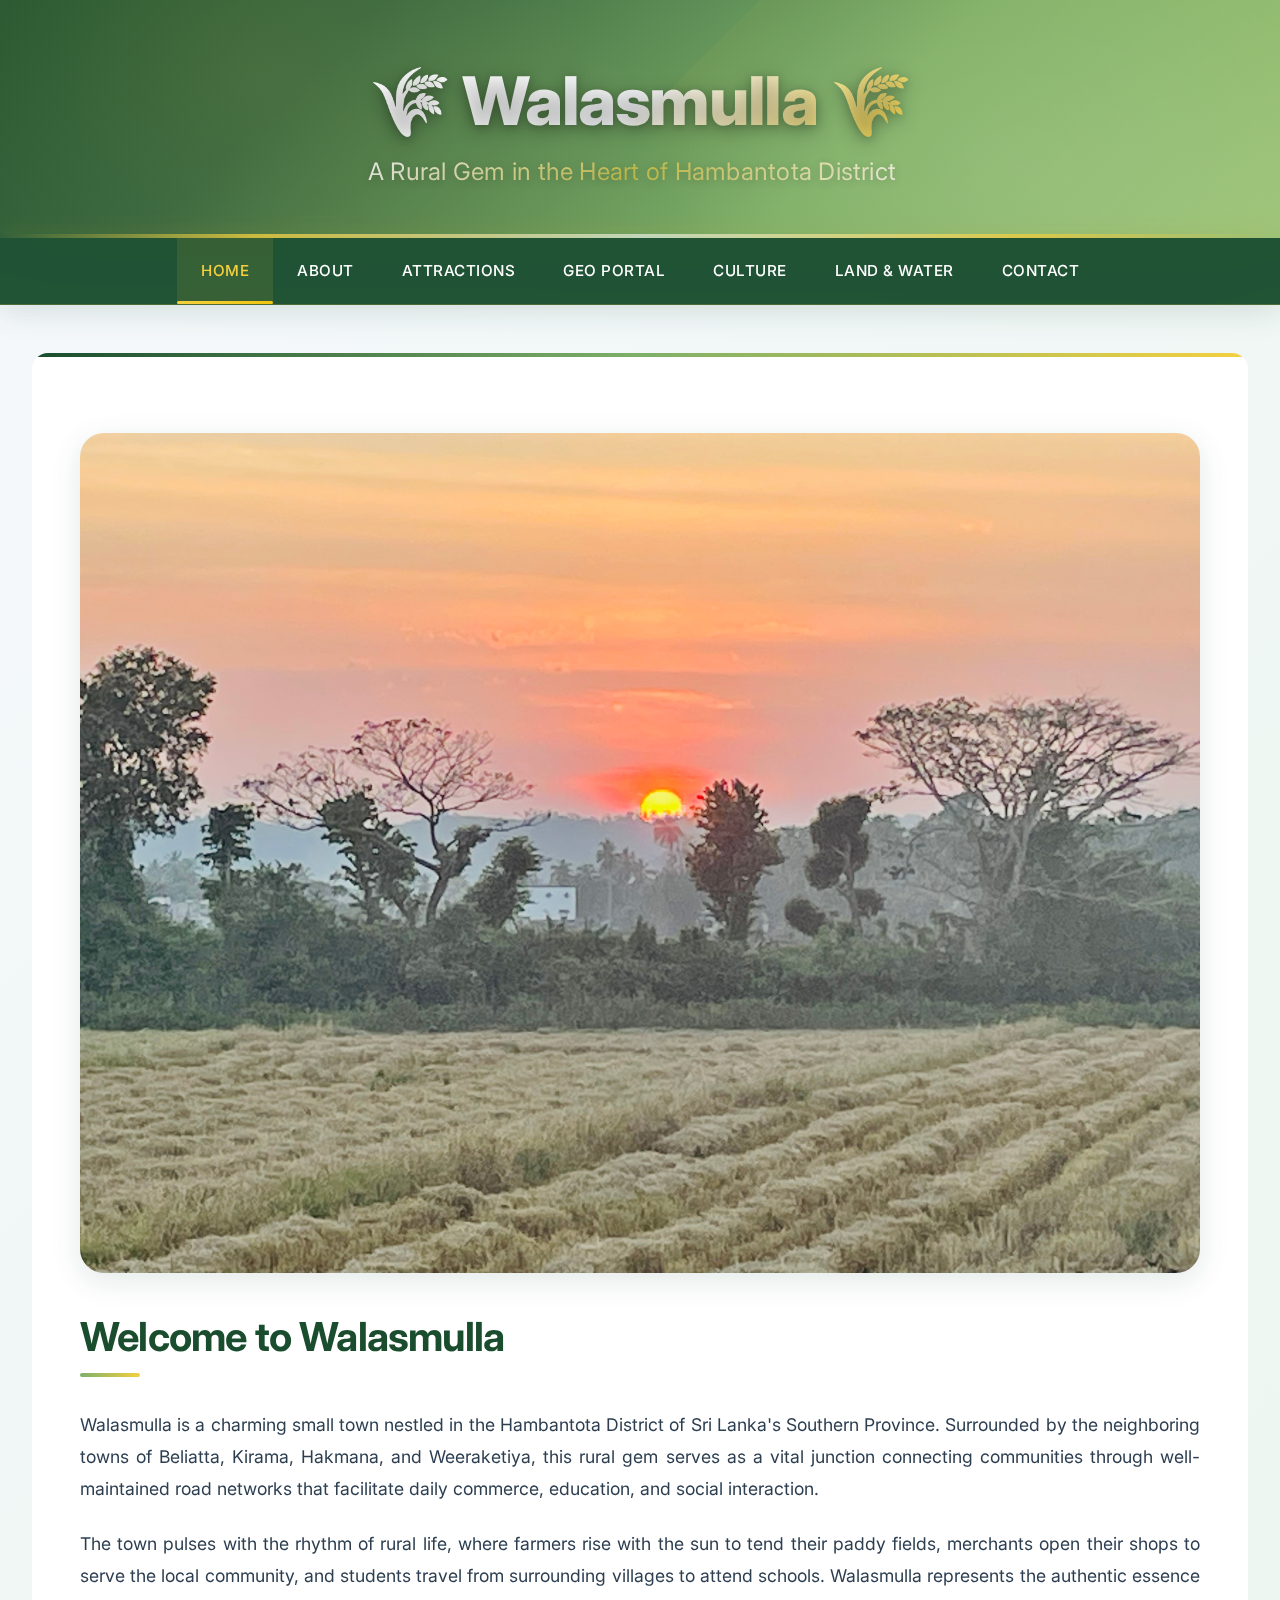
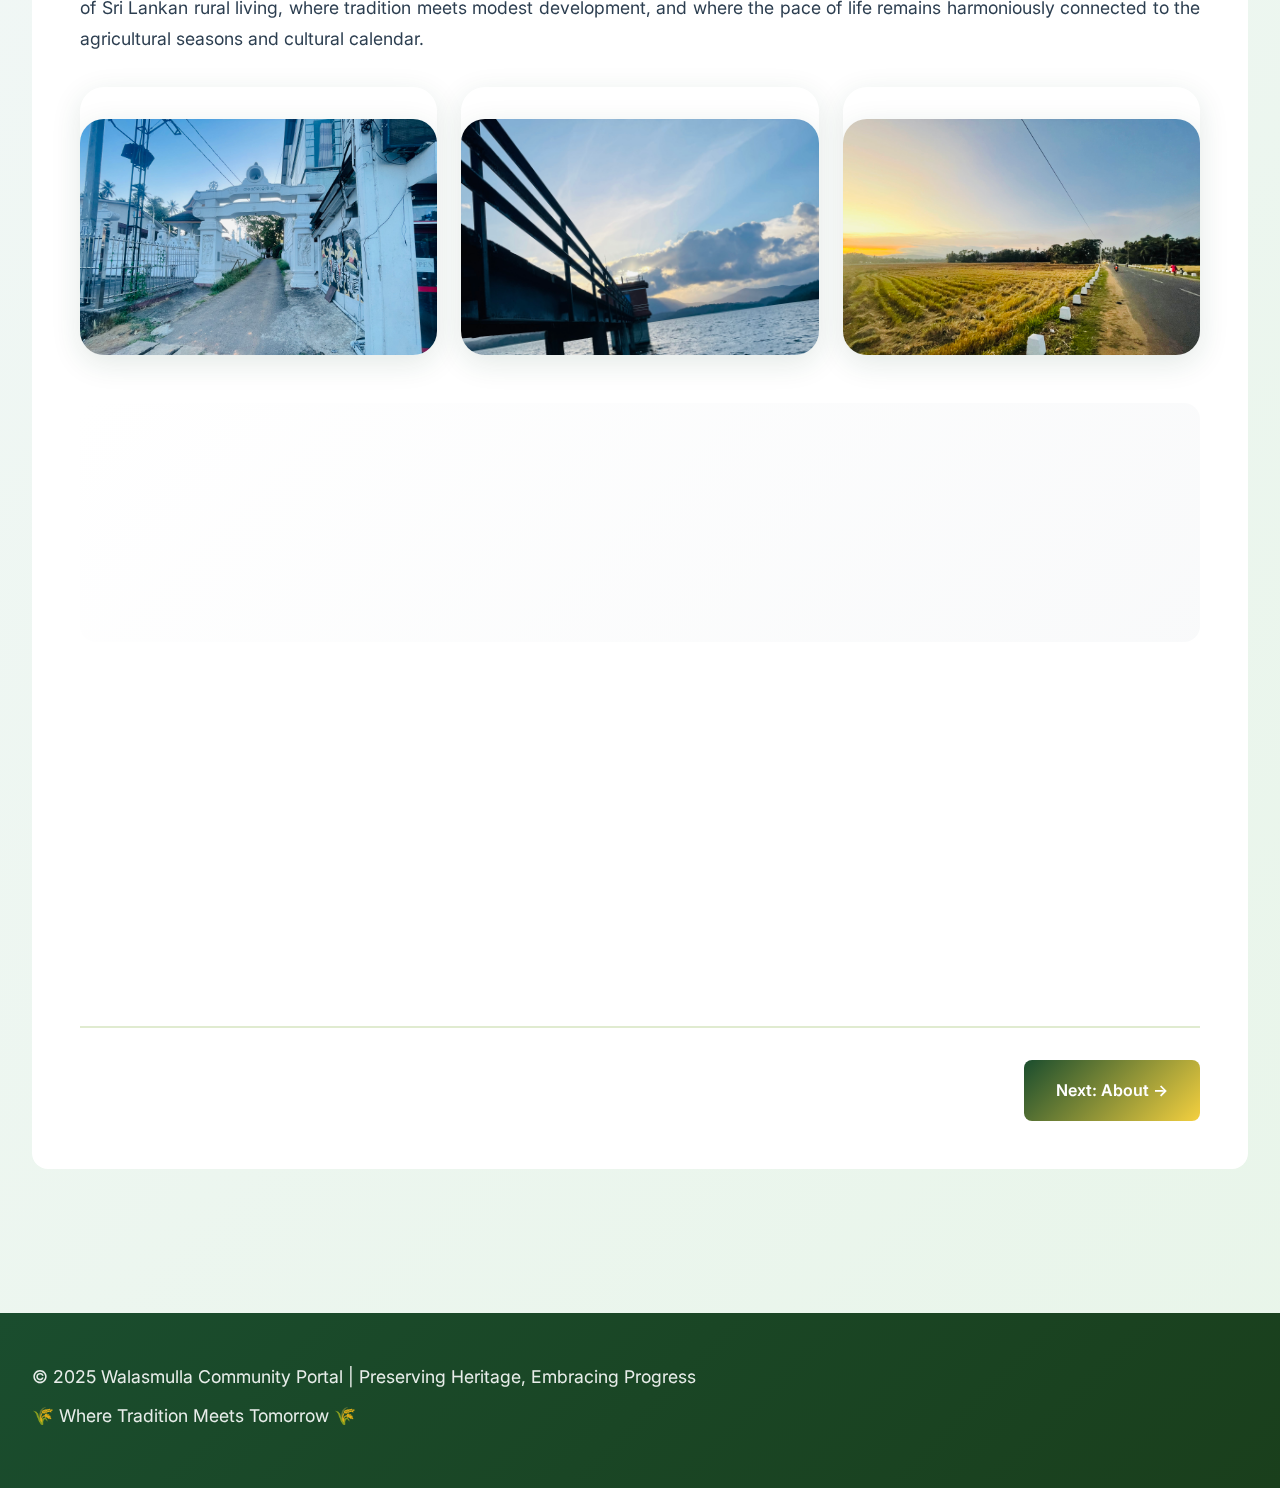
<file: index.html>
<!DOCTYPE html>
<html lang="en">
  <head>
    <meta charset="UTF-8" />
    <meta name="viewport" content="width=device-width, initial-scale=1.0" />
    <title>Walasmulla - A Rural Gem in Sri Lanka</title>
    <link rel="stylesheet" href="assets/css/styles.css" />
    <link rel="preconnect" href="https://fonts.googleapis.com" />
    <link rel="preconnect" href="https://fonts.gstatic.com" crossorigin />
    <link
      href="https://fonts.googleapis.com/css2?family=Inter:wght@300;400;500;600;700;800&display=swap"
      rel="stylesheet"
    />
    <meta
      name="description"
      content="Discover Walasmulla, a charming rural town in Hambantota District, Sri Lanka. Explore its rich history, culture, and natural beauty."
    />
    <meta
      name="keywords"
      content="Walasmulla, Sri Lanka, Hambantota, rural town, agriculture, culture, tourism"
    />
  </head>
  <body>
    <header>
      <div class="content">
        <h1>🌾 Walasmulla 🌾</h1>
        <p>A Rural Gem in the Heart of Hambantota District</p>
      </div>
    </header>

    <nav>
      <div class="nav-container">
        <ul>
          <li><a href="index.html" class="active">Home</a></li>
          <li><a href="pages/about.html">About</a></li>
          <li><a href="pages/attractions.html">Attractions</a></li>
          <li><a href="pages/geoportal.html">Geo Portal</a></li>
          <li><a href="pages/culture.html">Culture</a></li>
          <li><a href="pages/landuse.html">Land & Water</a></li>
          <li><a href="pages/contact.html">Contact</a></li>
        </ul>
      </div>
    </nav>

    <div class="container">
      <main>
        <section>
          <img src="assets/images/IMG_3964.jpg" alt="Walasmulla Landscape" class="hero-image" />

          <h2>Welcome to Walasmulla</h2>
          <p>
            Walasmulla is a charming small town nestled in the Hambantota
            District of Sri Lanka's Southern Province. Surrounded by the
            neighboring towns of Beliatta, Kirama, Hakmana, and Weeraketiya,
            this rural gem serves as a vital junction connecting communities
            through well-maintained road networks that facilitate daily
            commerce, education, and social interaction.
          </p>

          <p>
            The town pulses with the rhythm of rural life, where farmers rise
            with the sun to tend their paddy fields, merchants open their shops
            to serve the local community, and students travel from surrounding
            villages to attend schools. Walasmulla represents the authentic
            essence of Sri Lankan rural living, where tradition meets modest
            development, and where the pace of life remains harmoniously
            connected to the agricultural seasons and cultural calendar.
          </p>

          <div class="image-grid">
            <div class="image-card">
              <img src="assets/images/Copy of IMG_1866.jpg" alt="Golden Paddy Fields" class="hero-image" />
              <div class="image-card-caption">
                <h4>Golden Paddy Fields</h4>
                <p>Harvested rice fields in the golden season</p>
              </div>
            </div>
            <div class="image-card">
              <img src="assets/images/IMG_0451.jpg" alt="Rural Landscape" class="hero-image" />
              <div class="image-card-caption">
                <h4>Rural Landscape</h4>
                <p>The scenic beauty of surrounding areas</p>
              </div>
            </div>
            <div class="image-card">
              <img src="assets/images/IMG_1934.jpg" alt="Golden Hour Sunrise" class="hero-image" />
              <div class="image-card-caption">
                <h4>Golden Hour</h4>
                <p>Beautiful sunrise over the fields</p>
              </div>
            </div>
          </div>

          <div class="hero-stats">
            <div class="stat">
              <div class="stat-number">4</div>
              <div class="stat-label">Neighboring Towns</div>
            </div>
            <div class="stat">
              <div class="stat-number">85%</div>
              <div class="stat-label">Agricultural Land</div>
            </div>
            <div class="stat">
              <div class="stat-number">100+</div>
              <div class="stat-label">Years of History</div>
            </div>
          </div>

          <div class="highlight">
            <h3>🌱 Discover Rural Sri Lanka</h3>
            <p>
              Experience the authentic charm of rural Sri Lankan life in
              Walasmulla, where ancient traditions blend seamlessly with modern
              development. From golden paddy fields to vibrant cultural
              festivals, every aspect of this town tells a story of heritage,
              community, and sustainable living.
            </p>
          </div>

          <div class="page-nav">
            <span></span>
            <a href="about.html" class="next">Next: About →</a>
          </div>
        </section>
      </main>
    </div>

    <footer>
      <div class="content">
        <p>
          &copy; 2025 Walasmulla Community Portal | Preserving Heritage,
          Embracing Progress
        </p>
        <p>🌾 Where Tradition Meets Tomorrow 🌾</p>
      </div>
    </footer>

    <script src="assets/js/script.js"></script>
  </body>
</html>
</file>
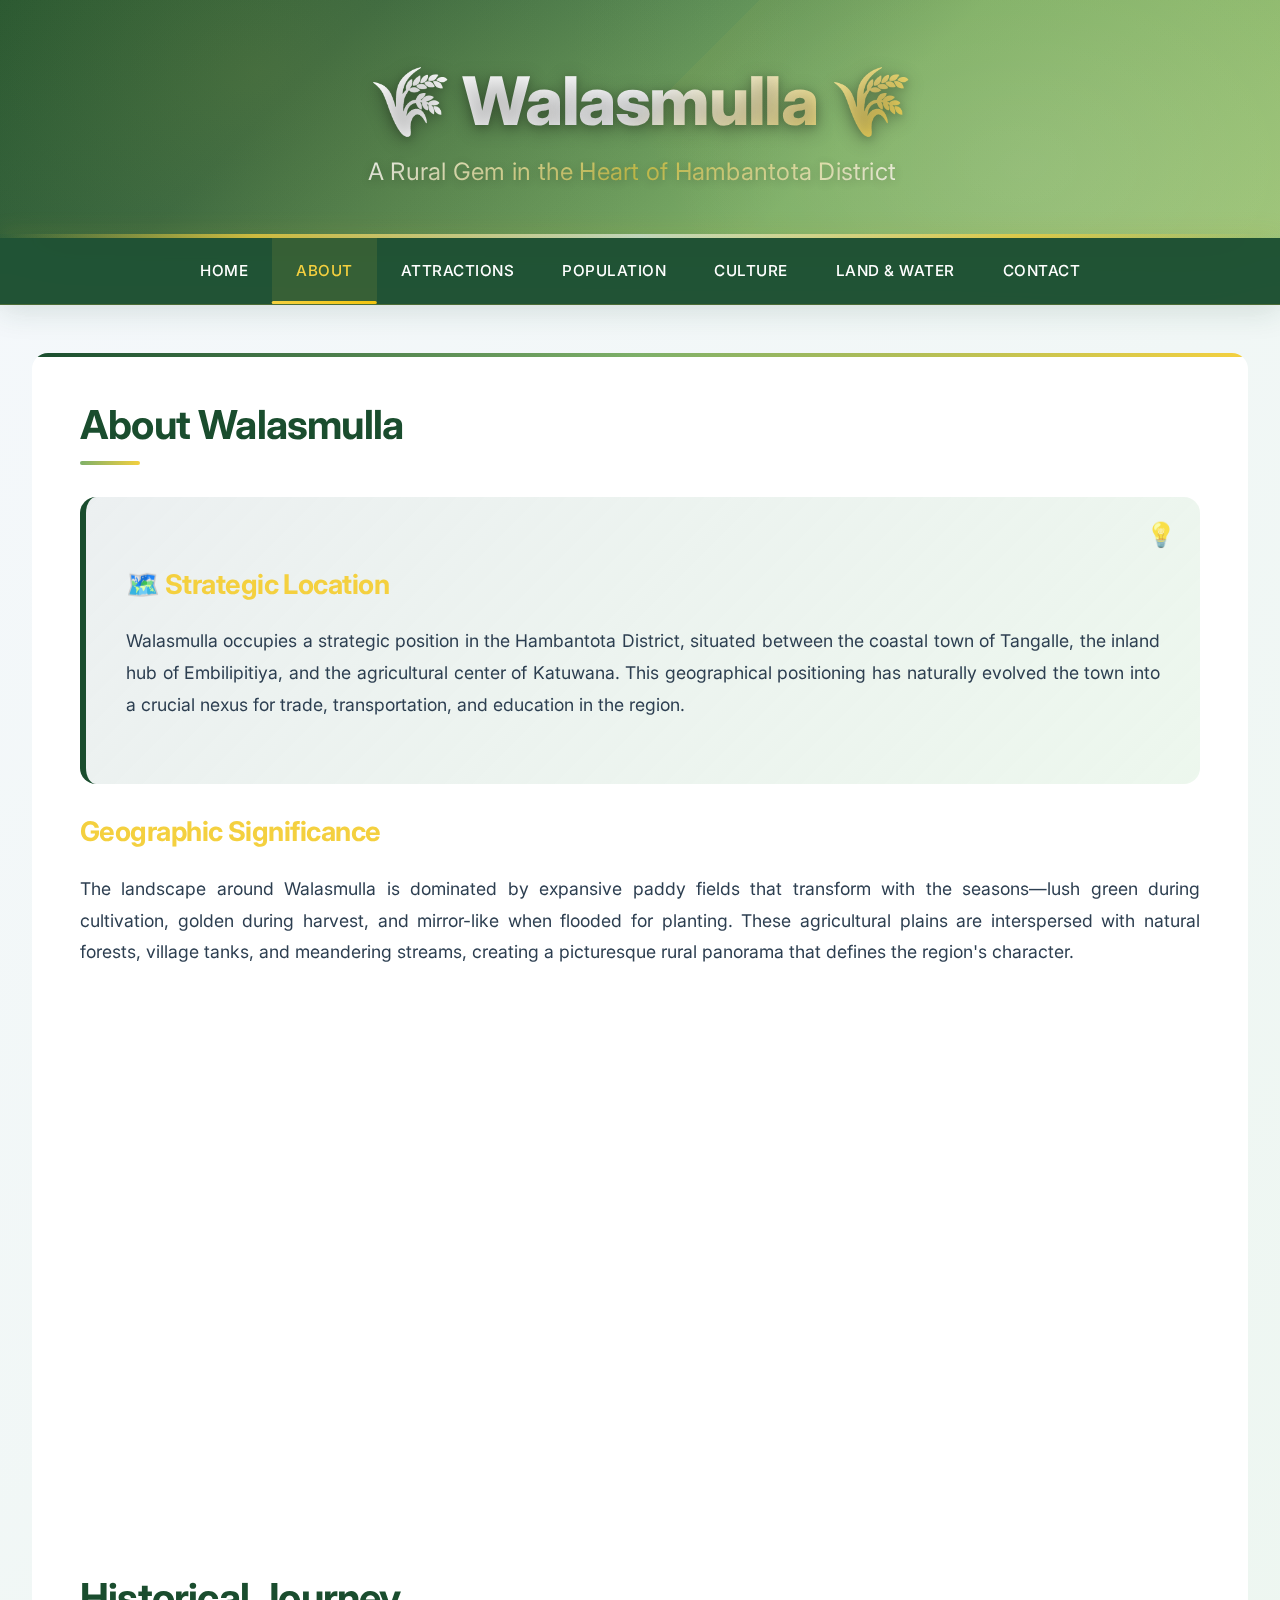
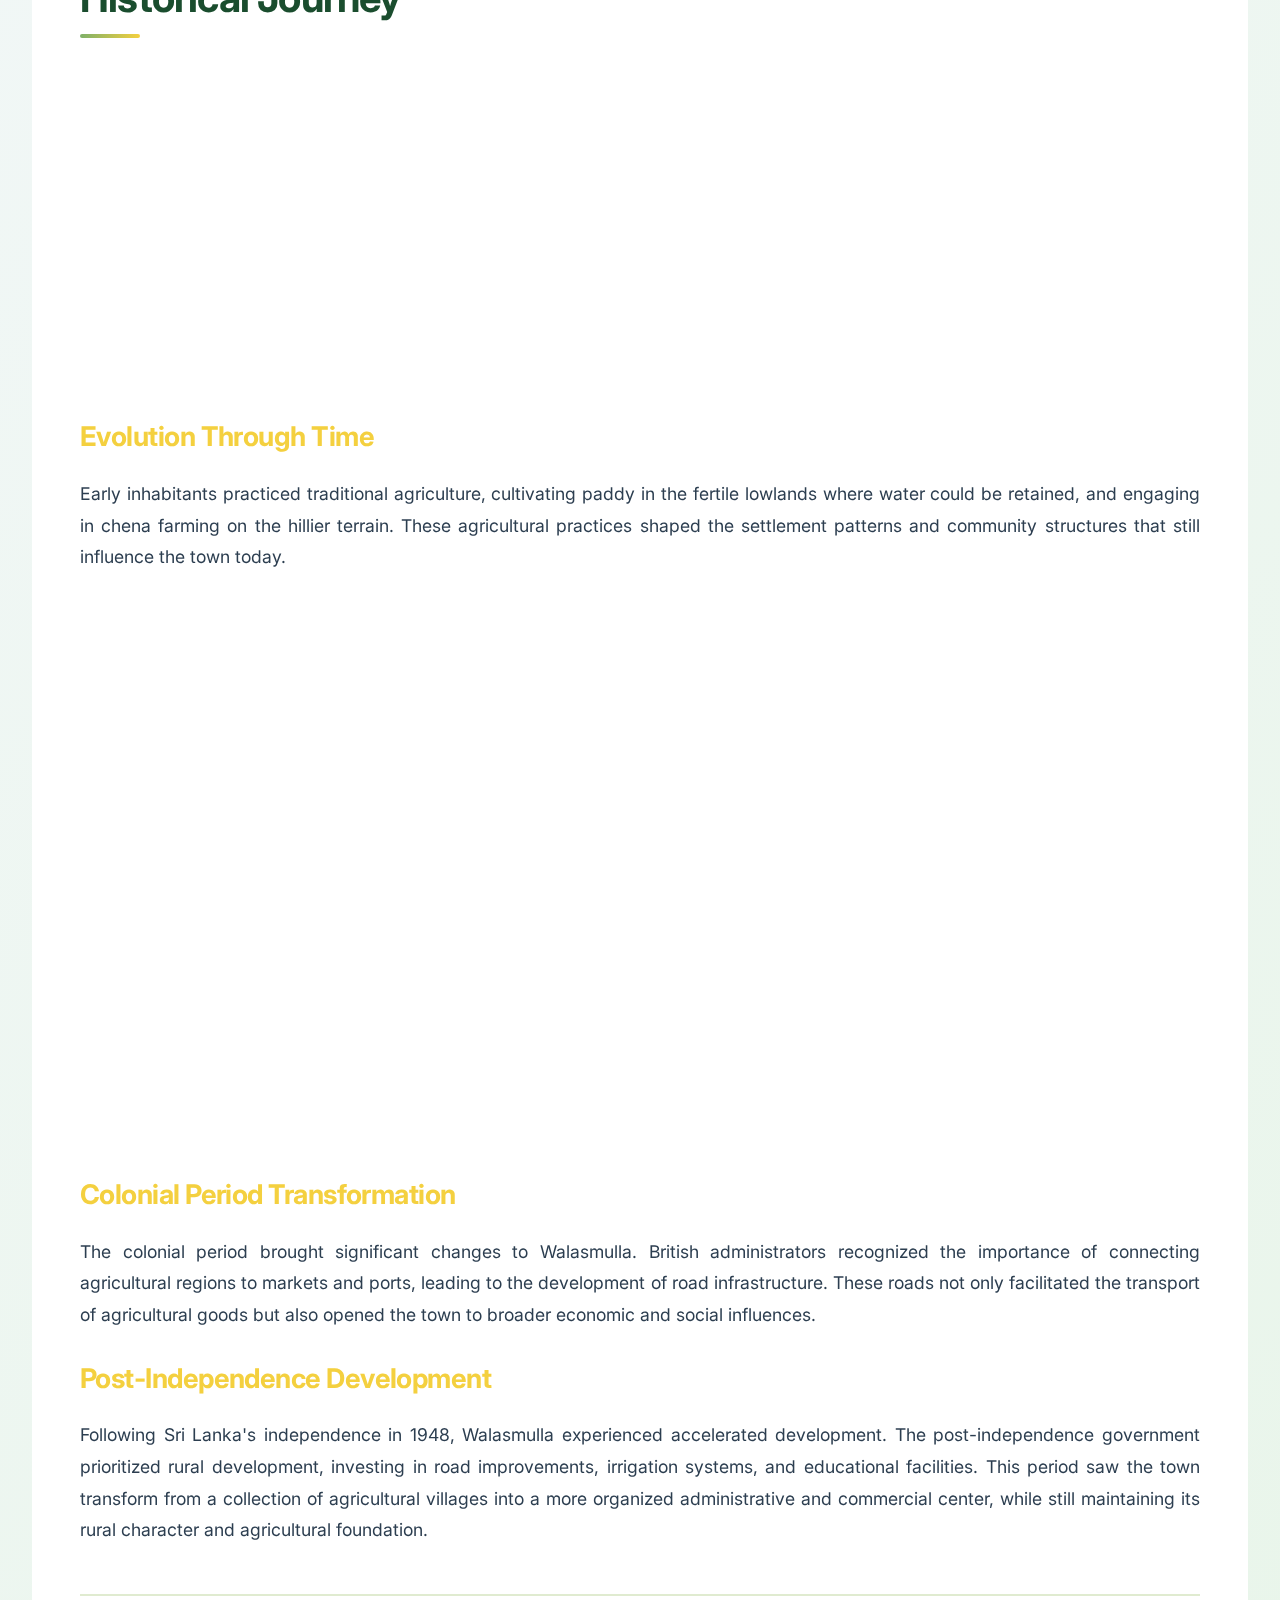
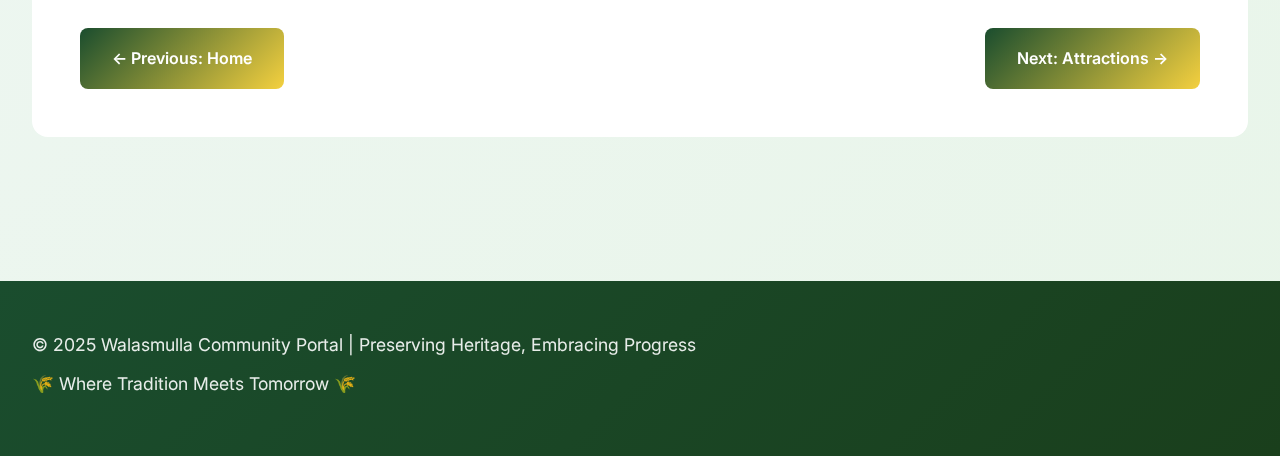
<file: about.html>
<!DOCTYPE html>
<html lang="en">
  <head>
    <meta charset="UTF-8" />
    <meta name="viewport" content="width=device-width, initial-scale=1.0" />
    <title>About - Walasmulla</title>
    <link rel="stylesheet" href="styles.css" />
    <link rel="preconnect" href="https://fonts.googleapis.com" />
    <link rel="preconnect" href="https://fonts.gstatic.com" crossorigin />
    <link
      href="https://fonts.googleapis.com/css2?family=Inter:wght@300;400;500;600;700;800&display=swap"
      rel="stylesheet"
    />
    <meta
      name="description"
      content="Learn about Walasmulla's strategic location, rich history, and journey from ancient bear habitat to modern rural town."
    />
  </head>
  <body>
    <header>
      <div class="content">
        <h1>🌾 Walasmulla 🌾</h1>
        <p>A Rural Gem in the Heart of Hambantota District</p>
      </div>
    </header>

    <nav>
      <div class="nav-container">
        <ul>
          <li><a href="index.html">Home</a></li>
          <li><a href="about.html" class="active">About</a></li>
          <li><a href="attractions.html">Attractions</a></li>
          <li><a href="population.html">Population</a></li>
          <li><a href="culture.html">Culture</a></li>
          <li><a href="landuse.html">Land & Water</a></li>
          <li><a href="contact.html">Contact</a></li>
        </ul>
      </div>
    </nav>

    <div class="container">
      <main>
        <section>
          <h2>About Walasmulla</h2>

          <div class="highlight">
            <h3>🗺️ Strategic Location</h3>
            <p>
              Walasmulla occupies a strategic position in the Hambantota
              District, situated between the coastal town of Tangalle, the
              inland hub of Embilipitiya, and the agricultural center of
              Katuwana. This geographical positioning has naturally evolved the
              town into a crucial nexus for trade, transportation, and education
              in the region.
            </p>
          </div>

          <h3>Geographic Significance</h3>
          <p>
            The landscape around Walasmulla is dominated by expansive paddy
            fields that transform with the seasons—lush green during
            cultivation, golden during harvest, and mirror-like when flooded for
            planting. These agricultural plains are interspersed with natural
            forests, village tanks, and meandering streams, creating a
            picturesque rural panorama that defines the region's character.
          </p>

          <div class="grid">
            <div class="card">
              <h4>🗺️ Central Hub</h4>
              <p>
                Centrally located in Hambantota District, providing easy access
                to coastal and inland areas of Southern Province.
              </p>
            </div>
            <div class="card">
              <h4>🛤️ Transport Junction</h4>
              <p>
                Well-connected road networks linking Beliatta, Kirama, Hakmana,
                and Weeraketiya to larger urban centers.
              </p>
            </div>
            <div class="card">
              <h4>🏪 Trade Center</h4>
              <p>
                Active marketplaces and business districts serving the
                agricultural and commercial needs of surrounding villages.
              </p>
            </div>
            <div class="card">
              <h4>🎓 Educational Hub</h4>
              <p>
                Schools and educational facilities that attract students from
                neighboring rural areas for quality education.
              </p>
            </div>
          </div>

          <h2>Historical Journey</h2>

          <div class="highlight">
            <h3>🐻 Origins: The Bear's Corner</h3>
            <p>
              The history of Walasmulla is deeply rooted in Sri Lanka's
              agricultural heritage and wildlife landscape. Centuries ago, this
              region was covered in dense forests that served as habitat for
              diverse wildlife, particularly the Sri Lankan sloth bear, known
              locally as "Walas." The town's name itself—Walasmulla—derives from
              this historical connection: "Walas" referring to bears and "Mulla"
              meaning corner or area, literally translating to "Bear's Corner"
              or "Area of Bears."
            </p>
          </div>

          <h3>Evolution Through Time</h3>
          <p>
            Early inhabitants practiced traditional agriculture, cultivating
            paddy in the fertile lowlands where water could be retained, and
            engaging in chena farming on the hillier terrain. These agricultural
            practices shaped the settlement patterns and community structures
            that still influence the town today.
          </p>

          <div class="grid">
            <div class="card">
              <h4>🌳 Ancient Forests</h4>
              <p>
                Originally covered in dense forests inhabited by bears and other
                wildlife, giving the town its distinctive name and character.
              </p>
            </div>
            <div class="card">
              <h4>🌾 Agricultural Heritage</h4>
              <p>
                Centuries of paddy cultivation in lowlands and traditional chena
                farming practices that shaped community life.
              </p>
            </div>
            <div class="card">
              <h4>🏛️ Colonial Development</h4>
              <p>
                British infrastructure development connected the town to
                regional trade networks and broader economic opportunities.
              </p>
            </div>
            <div class="card">
              <h4>🚗 Modern Growth</h4>
              <p>
                Post-independence expansion through improved connectivity,
                education, and rural development programs.
              </p>
            </div>
          </div>

          <h3>Colonial Period Transformation</h3>
          <p>
            The colonial period brought significant changes to Walasmulla.
            British administrators recognized the importance of connecting
            agricultural regions to markets and ports, leading to the
            development of road infrastructure. These roads not only facilitated
            the transport of agricultural goods but also opened the town to
            broader economic and social influences.
          </p>

          <h3>Post-Independence Development</h3>
          <p>
            Following Sri Lanka's independence in 1948, Walasmulla experienced
            accelerated development. The post-independence government
            prioritized rural development, investing in road improvements,
            irrigation systems, and educational facilities. This period saw the
            town transform from a collection of agricultural villages into a
            more organized administrative and commercial center, while still
            maintaining its rural character and agricultural foundation.
          </p>

          <div class="page-nav">
            <a href="index.html" class="prev">← Previous: Home</a>
            <a href="attractions.html" class="next">Next: Attractions →</a>
          </div>
        </section>
      </main>
    </div>

    <footer>
      <div class="content">
        <p>
          &copy; 2025 Walasmulla Community Portal | Preserving Heritage,
          Embracing Progress
        </p>
        <p>🌾 Where Tradition Meets Tomorrow 🌾</p>
      </div>
    </footer>

    <script src="script.js"></script>
  </body>
</html>
</file>
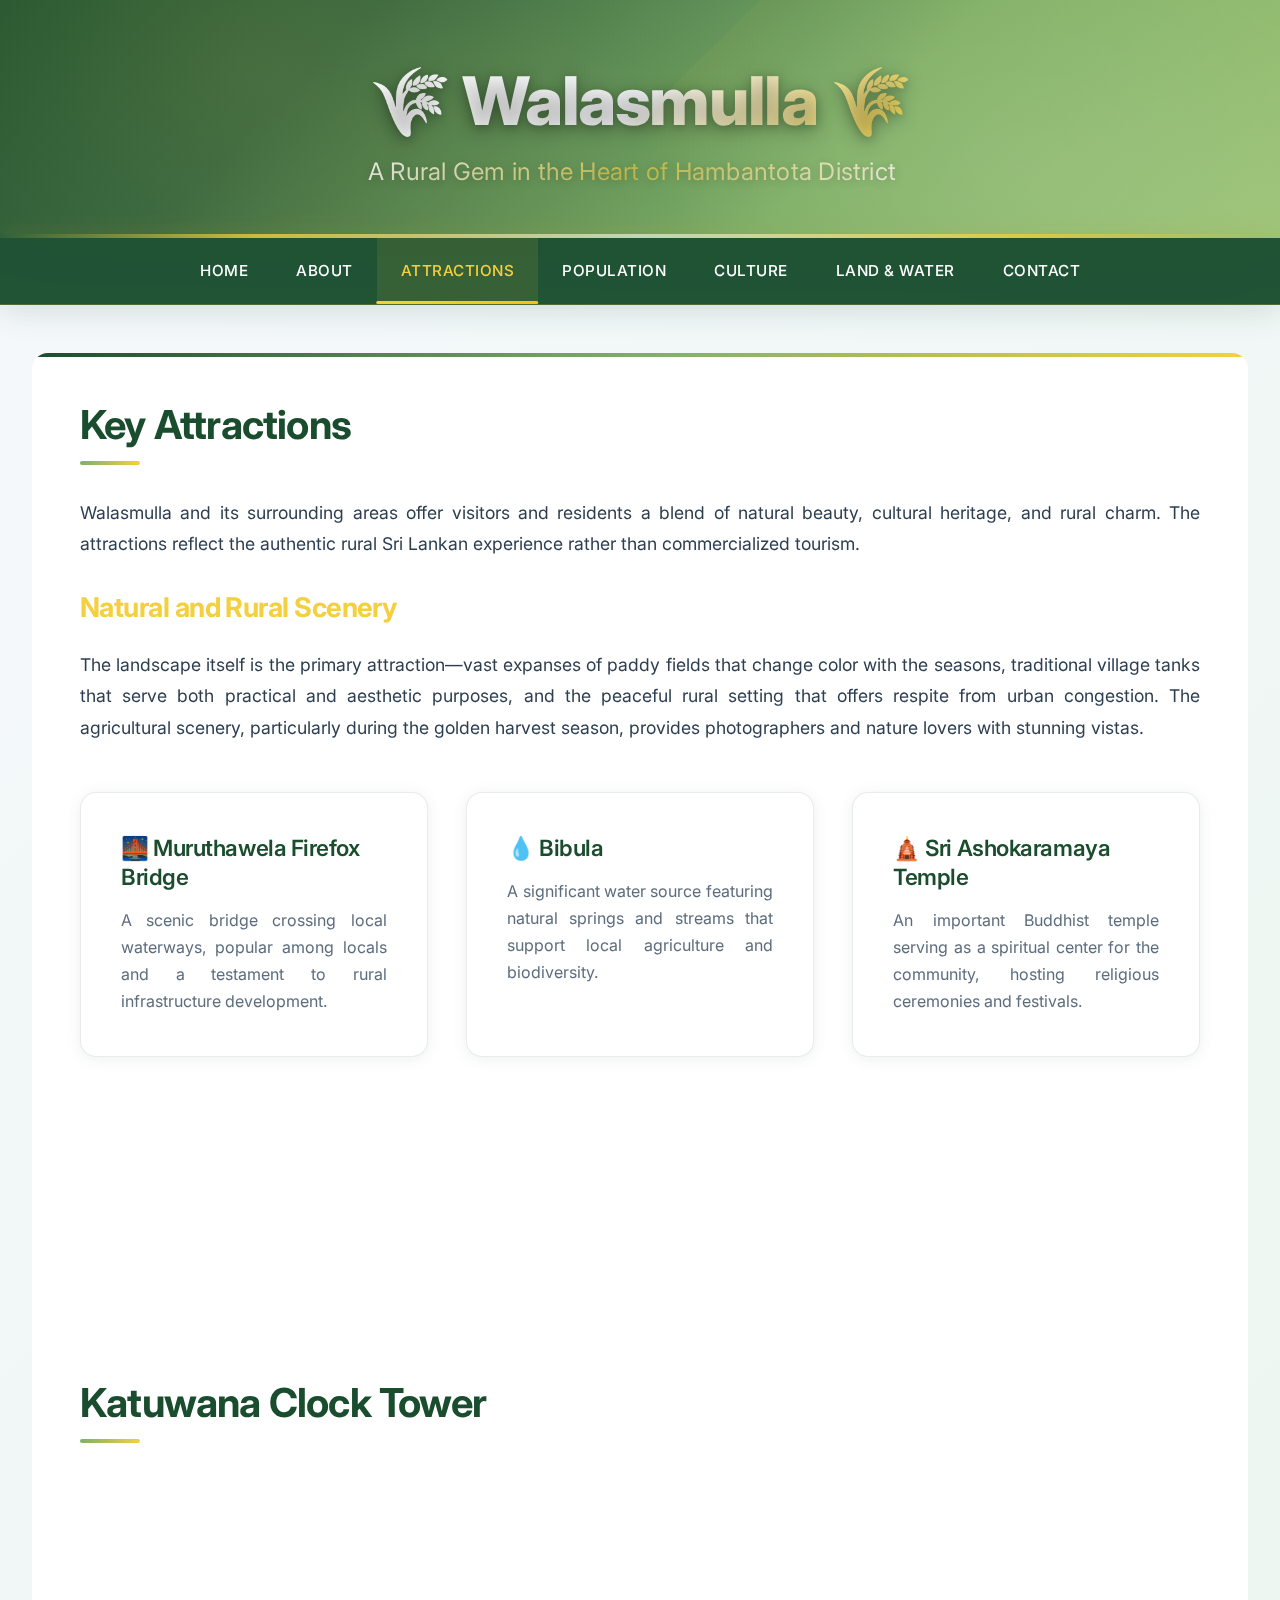
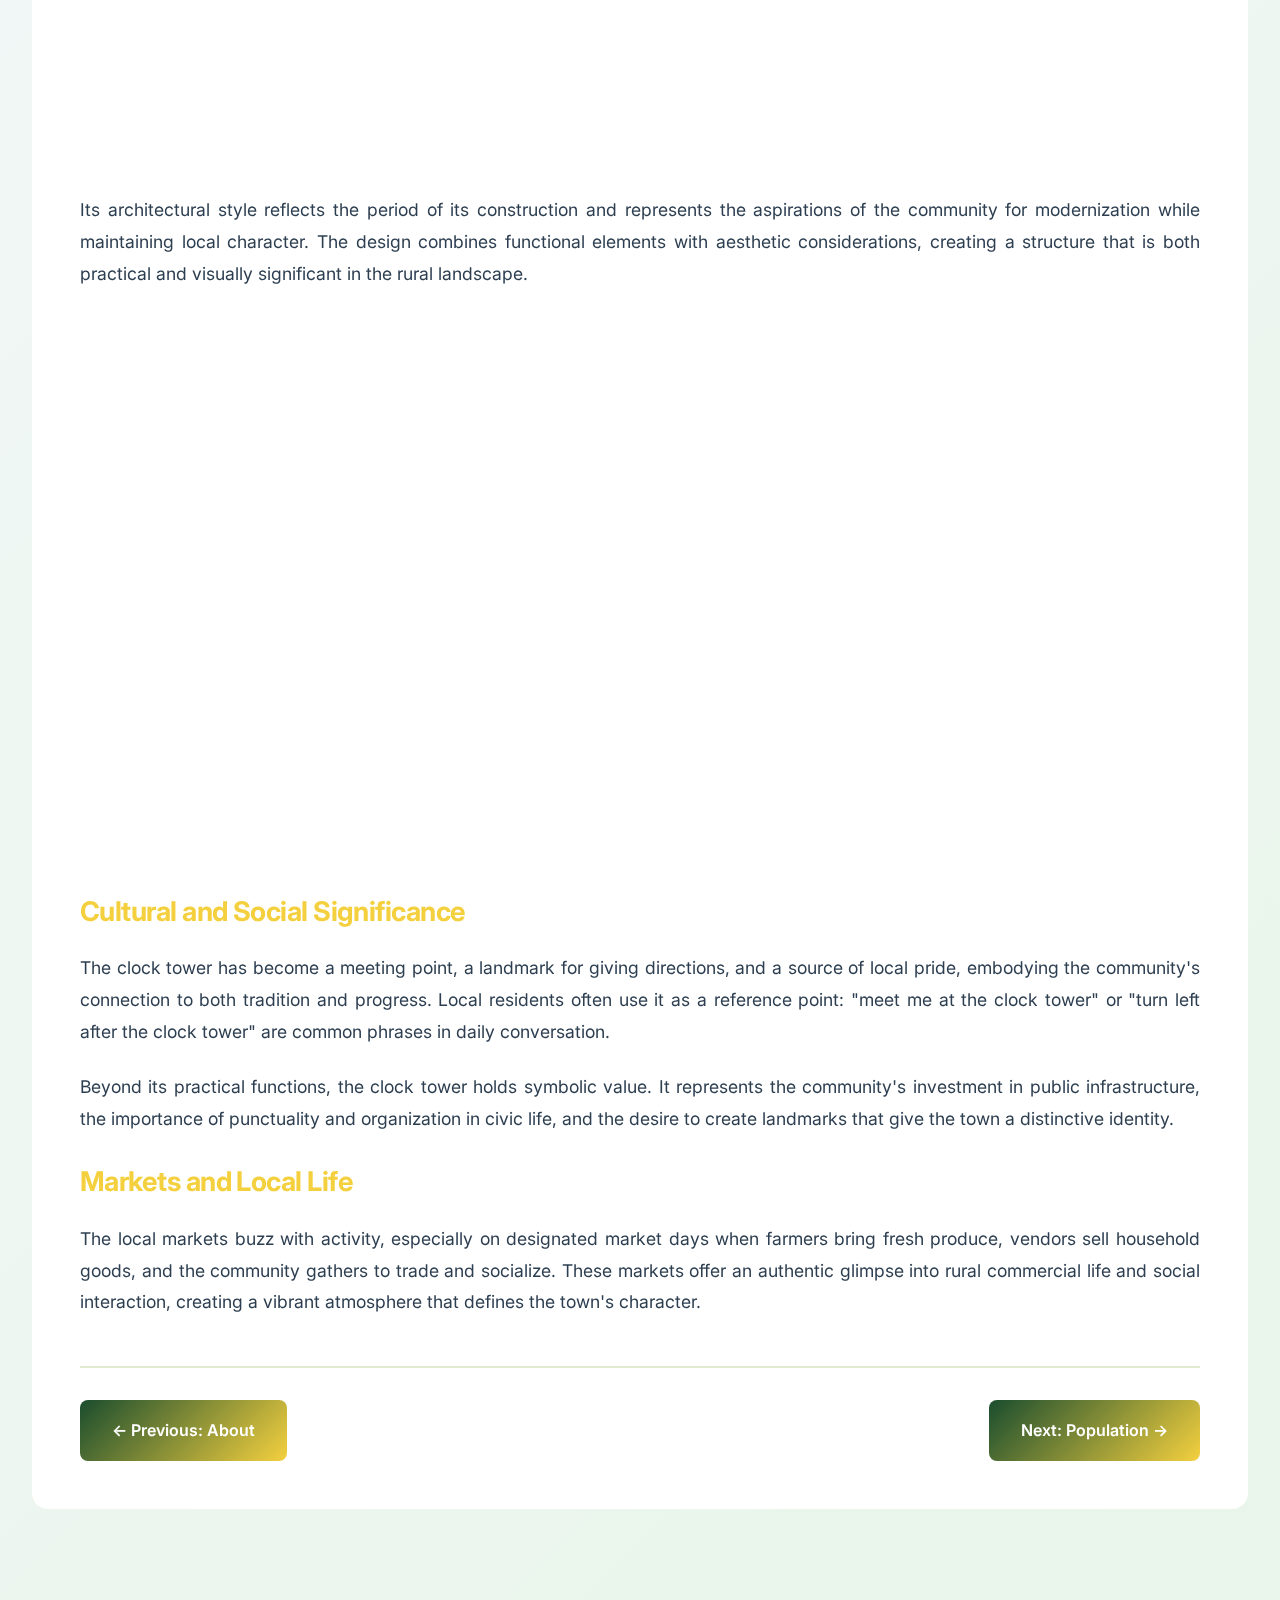
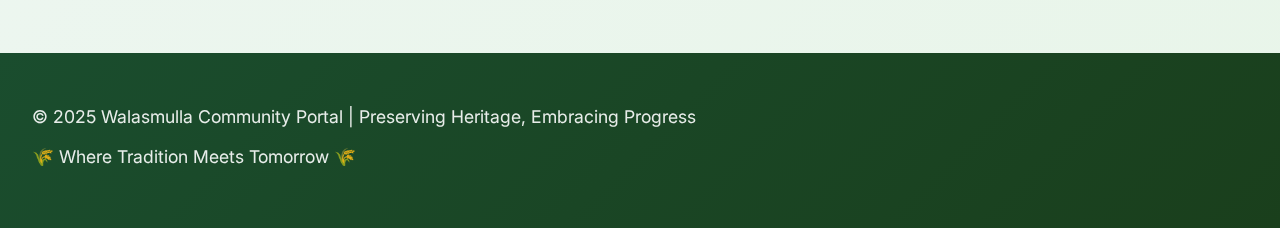
<file: attractions.html>
<!DOCTYPE html>
<html lang="en">
  <head>
    <meta charset="UTF-8" />
    <meta name="viewport" content="width=device-width, initial-scale=1.0" />
    <title>Attractions - Walasmulla</title>
    <link rel="stylesheet" href="styles.css" />
    <link rel="preconnect" href="https://fonts.googleapis.com" />
    <link rel="preconnect" href="https://fonts.gstatic.com" crossorigin />
    <link
      href="https://fonts.googleapis.com/css2?family=Inter:wght@300;400;500;600;700;800&display=swap"
      rel="stylesheet"
    />
    <meta
      name="description"
      content="Explore the key attractions and natural beauty of Walasmulla, from scenic bridges to ancient temples."
    />
  </head>
  <body>
    <header>
      <div class="content">
        <h1>🌾 Walasmulla 🌾</h1>
        <p>A Rural Gem in the Heart of Hambantota District</p>
      </div>
    </header>

    <nav>
      <div class="nav-container">
        <ul>
          <li><a href="index.html">Home</a></li>
          <li><a href="about.html">About</a></li>
          <li><a href="attractions.html" class="active">Attractions</a></li>
          <li><a href="population.html">Population</a></li>
          <li><a href="culture.html">Culture</a></li>
          <li><a href="landuse.html">Land & Water</a></li>
          <li><a href="contact.html">Contact</a></li>
        </ul>
      </div>
    </nav>

    <div class="container">
      <main>
        <section>
          <h2>Key Attractions</h2>
          <p>
            Walasmulla and its surrounding areas offer visitors and residents a
            blend of natural beauty, cultural heritage, and rural charm. The
            attractions reflect the authentic rural Sri Lankan experience rather
            than commercialized tourism.
          </p>

          <h3>Natural and Rural Scenery</h3>
          <p>
            The landscape itself is the primary attraction—vast expanses of
            paddy fields that change color with the seasons, traditional village
            tanks that serve both practical and aesthetic purposes, and the
            peaceful rural setting that offers respite from urban congestion.
            The agricultural scenery, particularly during the golden harvest
            season, provides photographers and nature lovers with stunning
            vistas.
          </p>

          <div class="grid">
            <div class="card">
              <h4>🌉 Muruthawela Firefox Bridge</h4>
              <p>
                A scenic bridge crossing local waterways, popular among locals
                and a testament to rural infrastructure development.
              </p>
            </div>
            <div class="card">
              <h4>💧 Bibula</h4>
              <p>
                A significant water source featuring natural springs and streams
                that support local agriculture and biodiversity.
              </p>
            </div>
            <div class="card">
              <h4>🛕 Sri Ashokaramaya Temple</h4>
              <p>
                An important Buddhist temple serving as a spiritual center for
                the community, hosting religious ceremonies and festivals.
              </p>
            </div>
            <div class="card">
              <h4>🏛️ Village Tanks</h4>
              <p>
                Ancient irrigation reservoirs that continue to support
                agriculture while providing habitat for waterbirds and fish.
              </p>
            </div>
          </div>

          <h2>Katuwana Clock Tower</h2>
          <div class="highlight">
            <h3>🕐 Symbol of Community Identity</h3>
            <p>
              The Katuwana Clock Tower stands as both an architectural landmark
              and a symbol of community identity. More than just a timekeeper,
              this structure serves as a central reference point for the
              community, marking the town center where roads converge and social
              life concentrates.
            </p>
          </div>

          <p>
            Its architectural style reflects the period of its construction and
            represents the aspirations of the community for modernization while
            maintaining local character. The design combines functional elements
            with aesthetic considerations, creating a structure that is both
            practical and visually significant in the rural landscape.
          </p>

          <div class="grid">
            <div class="card">
              <h4>🏗️ Architectural Heritage</h4>
              <p>
                A blend of functional design and aesthetic appeal, representing
                the community's aspirations for progress and modernity.
              </p>
            </div>
            <div class="card">
              <h4>🎯 Central Meeting Point</h4>
              <p>
                Serves as a popular gathering spot and reference point for
                locals, facilitating community interactions.
              </p>
            </div>
            <div class="card">
              <h4>⏰ Timekeeping Tradition</h4>
              <p>
                Maintains the traditional role of public timepieces in
                organizing community life and daily activities.
              </p>
            </div>
            <div class="card">
              <h4>🌟 Progress Symbol</h4>
              <p>
                Represents the balance between preserving tradition and
                embracing modern development and infrastructure.
              </p>
            </div>
          </div>

          <h3>Cultural and Social Significance</h3>
          <p>
            The clock tower has become a meeting point, a landmark for giving
            directions, and a source of local pride, embodying the community's
            connection to both tradition and progress. Local residents often use
            it as a reference point: "meet me at the clock tower" or "turn left
            after the clock tower" are common phrases in daily conversation.
          </p>

          <p>
            Beyond its practical functions, the clock tower holds symbolic
            value. It represents the community's investment in public
            infrastructure, the importance of punctuality and organization in
            civic life, and the desire to create landmarks that give the town a
            distinctive identity.
          </p>

          <h3>Markets and Local Life</h3>
          <p>
            The local markets buzz with activity, especially on designated
            market days when farmers bring fresh produce, vendors sell household
            goods, and the community gathers to trade and socialize. These
            markets offer an authentic glimpse into rural commercial life and
            social interaction, creating a vibrant atmosphere that defines the
            town's character.
          </p>

          <div class="page-nav">
            <a href="about.html" class="prev">← Previous: About</a>
            <a href="population.html" class="next">Next: Population →</a>
          </div>
        </section>
      </main>
    </div>

    <footer>
      <div class="content">
        <p>
          &copy; 2025 Walasmulla Community Portal | Preserving Heritage,
          Embracing Progress
        </p>
        <p>🌾 Where Tradition Meets Tomorrow 🌾</p>
      </div>
    </footer>

    <script src="script.js"></script>
  </body>
</html>
</file>
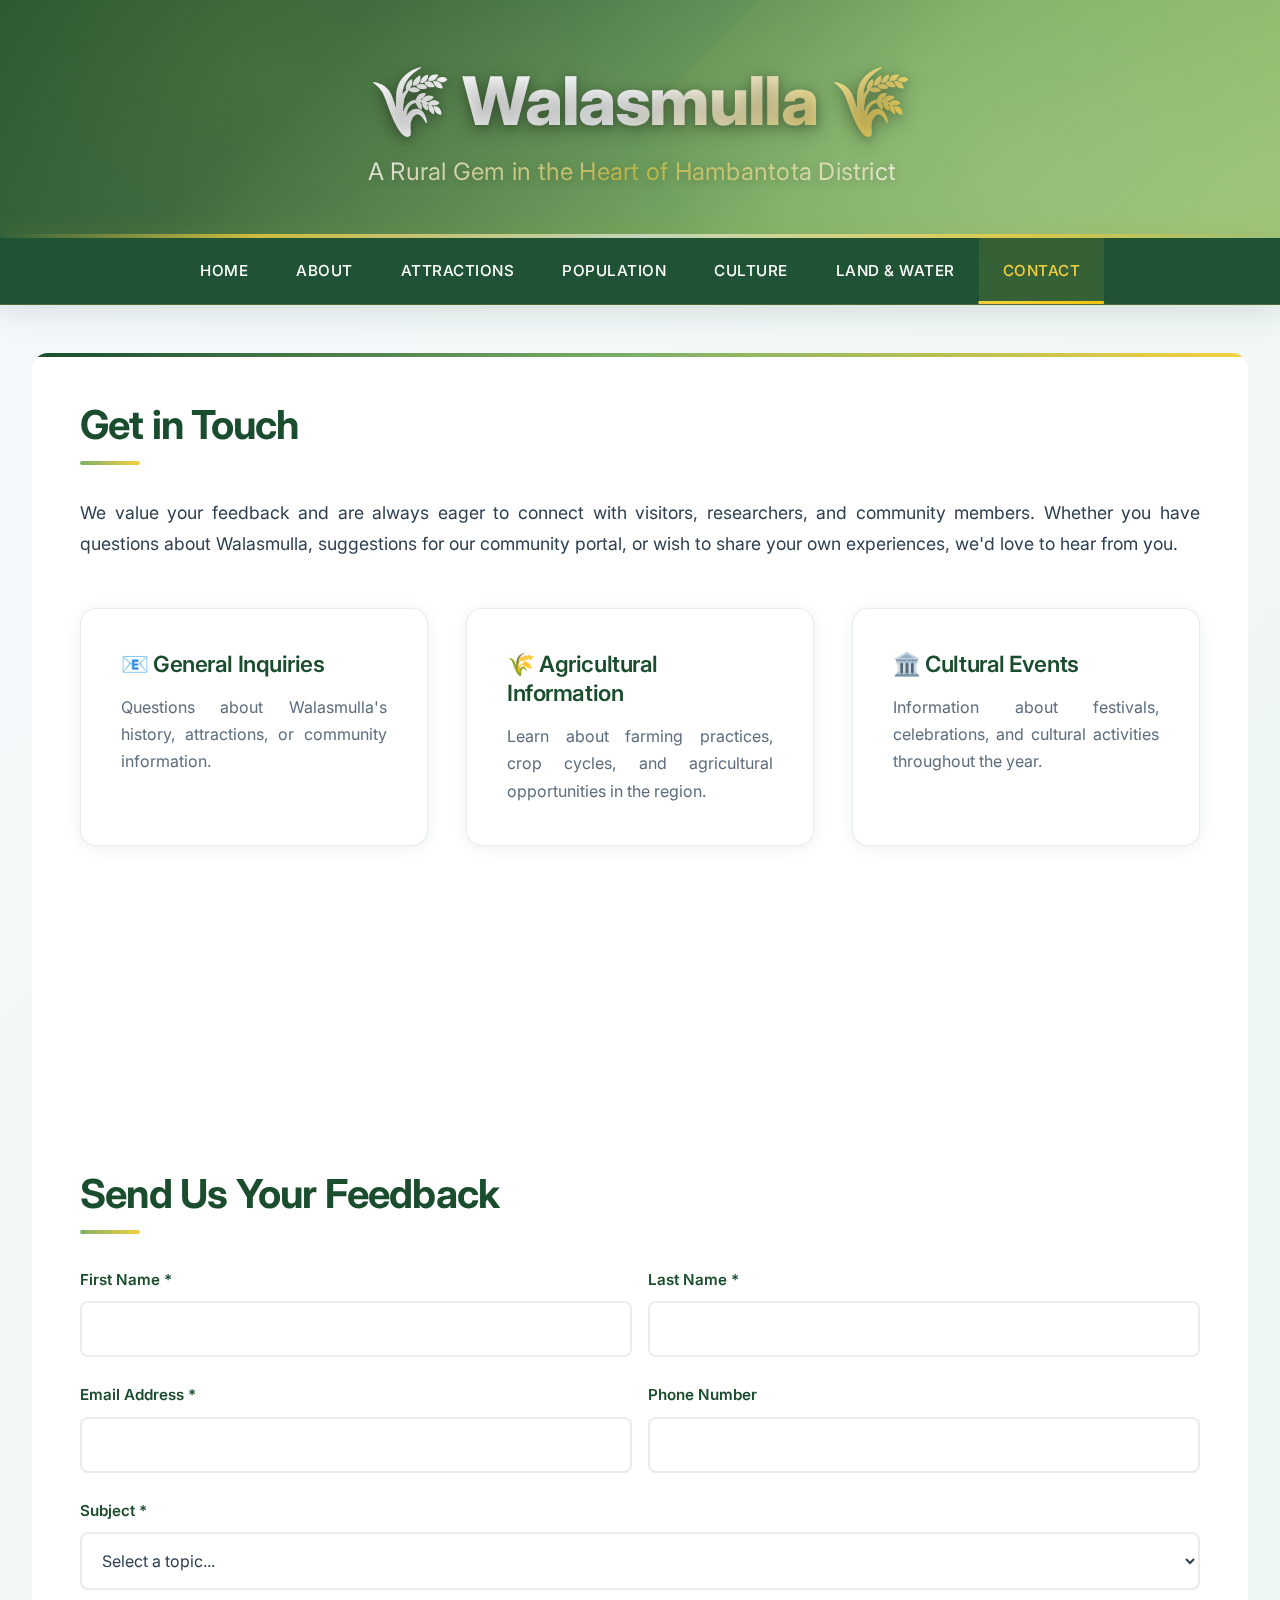
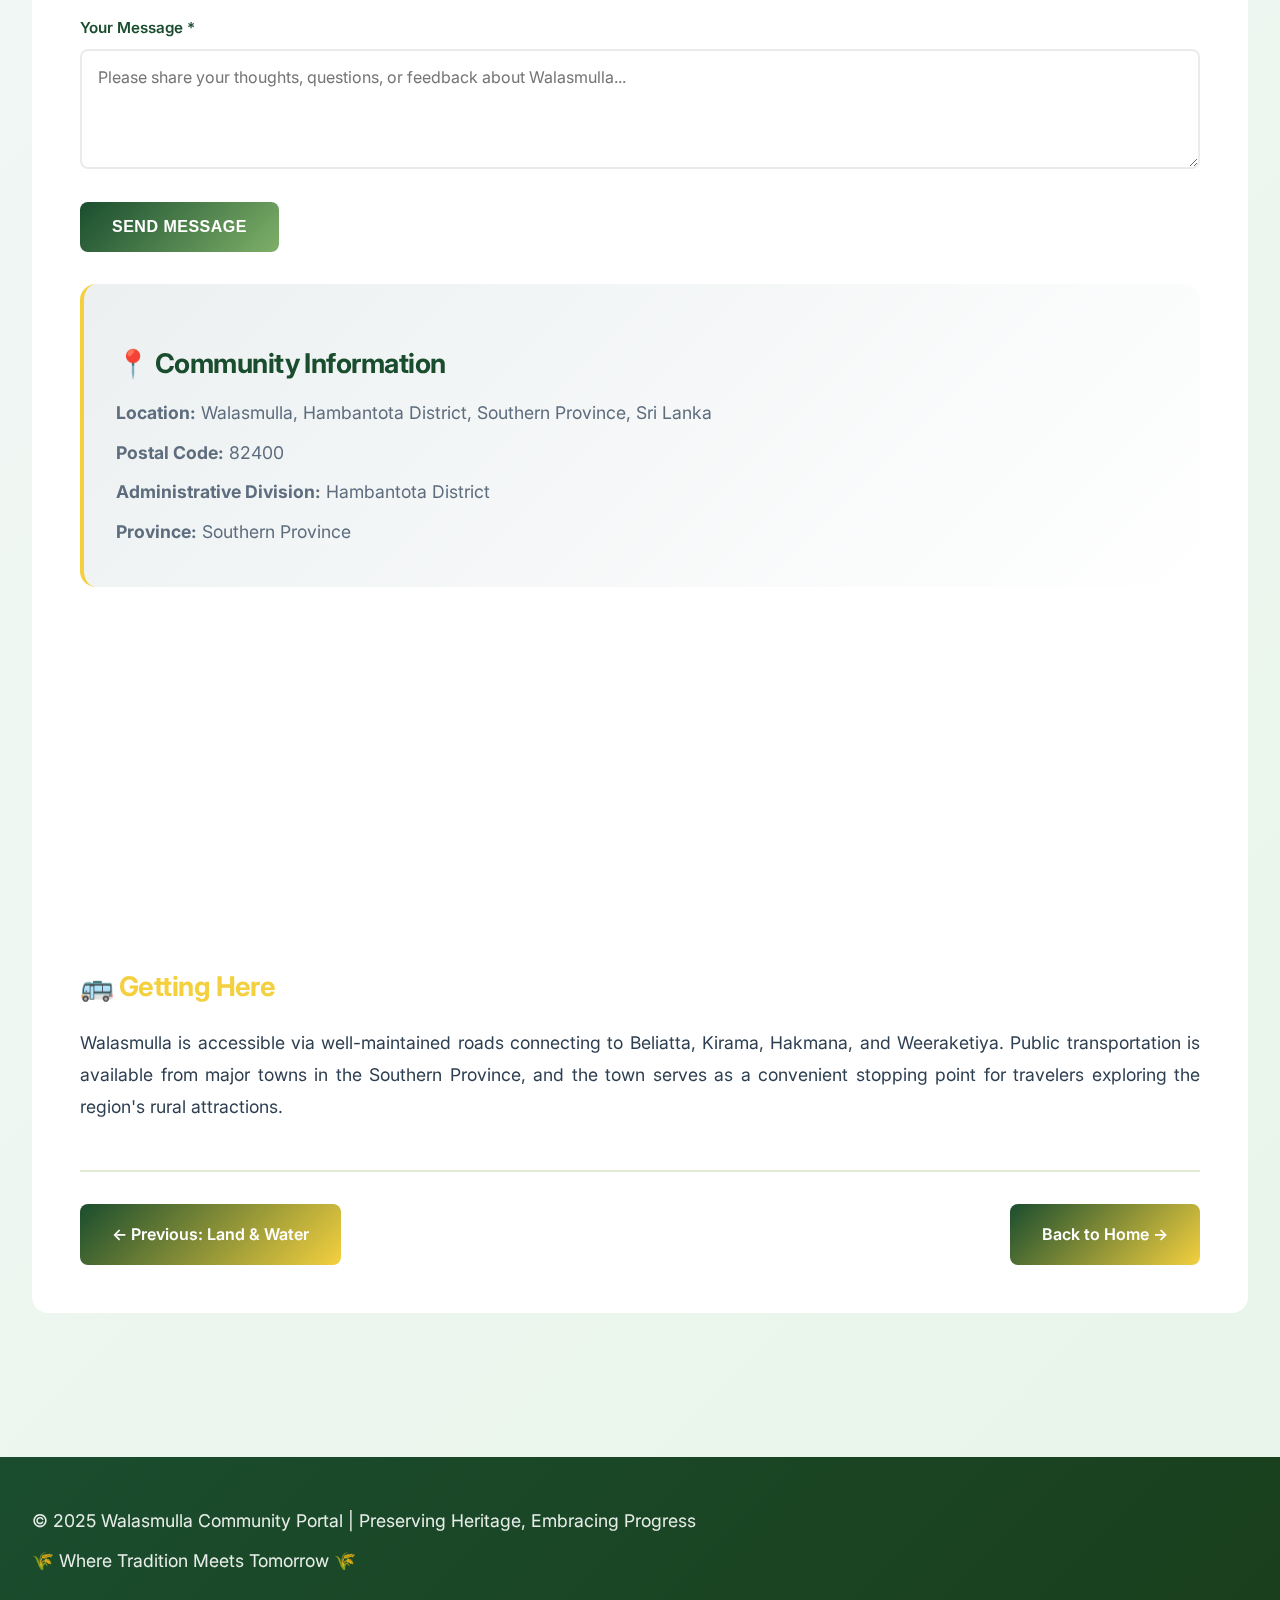
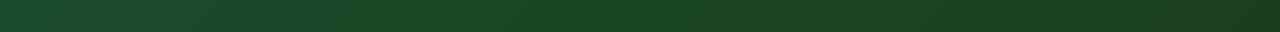
<file: contact.html>
<!DOCTYPE html>
<html lang="en">
  <head>
    <meta charset="UTF-8" />
    <meta name="viewport" content="width=device-width, initial-scale=1.0" />
    <title>Contact - Walasmulla</title>
    <link rel="stylesheet" href="styles.css" />
    <link rel="preconnect" href="https://fonts.googleapis.com" />
    <link rel="preconnect" href="https://fonts.gstatic.com" crossorigin />
    <link
      href="https://fonts.googleapis.com/css2?family=Inter:wght@300;400;500;600;700;800&display=swap"
      rel="stylesheet"
    />
    <meta
      name="description"
      content="Get in touch with the Walasmulla community. Share your feedback, ask questions, or connect with local representatives."
    />
  </head>
  <body>
    <header>
      <div class="content">
        <h1>🌾 Walasmulla 🌾</h1>
        <p>A Rural Gem in the Heart of Hambantota District</p>
      </div>
    </header>

    <nav>
      <div class="nav-container">
        <ul>
          <li><a href="index.html">Home</a></li>
          <li><a href="about.html">About</a></li>
          <li><a href="attractions.html">Attractions</a></li>
          <li><a href="population.html">Population</a></li>
          <li><a href="culture.html">Culture</a></li>
          <li><a href="landuse.html">Land & Water</a></li>
          <li><a href="contact.html" class="active">Contact</a></li>
        </ul>
      </div>
    </nav>

    <div class="container">
      <main>
        <section>
          <h2>Get in Touch</h2>
          <p>
            We value your feedback and are always eager to connect with
            visitors, researchers, and community members. Whether you have
            questions about Walasmulla, suggestions for our community portal, or
            wish to share your own experiences, we'd love to hear from you.
          </p>

          <div class="grid">
            <div class="card">
              <h4>📧 General Inquiries</h4>
              <p>
                Questions about Walasmulla's history, attractions, or community
                information.
              </p>
            </div>
            <div class="card">
              <h4>🌾 Agricultural Information</h4>
              <p>
                Learn about farming practices, crop cycles, and agricultural
                opportunities in the region.
              </p>
            </div>
            <div class="card">
              <h4>🏛️ Cultural Events</h4>
              <p>
                Information about festivals, celebrations, and cultural
                activities throughout the year.
              </p>
            </div>
            <div class="card">
              <h4>🤝 Community Engagement</h4>
              <p>
                Opportunities to connect with local organizations and community
                development initiatives.
              </p>
            </div>
          </div>

          <h2>Send Us Your Feedback</h2>

          <form class="contact-form" id="contactForm">
            <div class="form-row">
              <div class="form-group">
                <label for="firstName">First Name *</label>
                <input type="text" id="firstName" name="firstName" required />
              </div>
              <div class="form-group">
                <label for="lastName">Last Name *</label>
                <input type="text" id="lastName" name="lastName" required />
              </div>
            </div>

            <div class="form-row">
              <div class="form-group">
                <label for="email">Email Address *</label>
                <input type="email" id="email" name="email" required />
              </div>
              <div class="form-group">
                <label for="phone">Phone Number</label>
                <input type="tel" id="phone" name="phone" />
              </div>
            </div>

            <div class="form-group">
              <label for="subject">Subject *</label>
              <select id="subject" name="subject" required>
                <option value="">Select a topic...</option>
                <option value="general">General Inquiry</option>
                <option value="tourism">Tourism Information</option>
                <option value="agriculture">Agricultural Matters</option>
                <option value="culture">Cultural Events</option>
                <option value="business">Business Opportunities</option>
                <option value="education">Educational Programs</option>
                <option value="feedback">Website Feedback</option>
                <option value="other">Other</option>
              </select>
            </div>

            <div class="form-group">
              <label for="message">Your Message *</label>
              <textarea
                id="message"
                name="message"
                placeholder="Please share your thoughts, questions, or feedback about Walasmulla..."
                required
              ></textarea>
            </div>

            <div class="form-group">
              <button type="submit" class="btn-primary">Send Message</button>
            </div>
          </form>

          <div class="contact-info">
            <h3>📍 Community Information</h3>
            <p>
              <strong>Location:</strong> Walasmulla, Hambantota District,
              Southern Province, Sri Lanka
            </p>
            <p><strong>Postal Code:</strong> 82400</p>
            <p><strong>Administrative Division:</strong> Hambantota District</p>
            <p><strong>Province:</strong> Southern Province</p>
          </div>

          <div class="highlight">
            <h3>🌟 Visit Walasmulla</h3>
            <p>
              Experience the authentic charm of rural Sri Lankan life. From our
              golden paddy fields during harvest season to the vibrant cultural
              festivals throughout the year, Walasmulla offers visitors a
              genuine glimpse into traditional Sri Lankan community life. Plan
              your visit during the cultivation seasons (April-August for Yala,
              October-February for Maha) to witness the agricultural cycle that
              defines our community rhythm.
            </p>
          </div>

          <h3>🚌 Getting Here</h3>
          <p>
            Walasmulla is accessible via well-maintained roads connecting to
            Beliatta, Kirama, Hakmana, and Weeraketiya. Public transportation is
            available from major towns in the Southern Province, and the town
            serves as a convenient stopping point for travelers exploring the
            region's rural attractions.
          </p>

          <div class="page-nav">
            <a href="landuse.html" class="prev">← Previous: Land & Water</a>
            <a href="index.html" class="next">Back to Home →</a>
          </div>
        </section>
      </main>
    </div>

    <footer>
      <div class="content">
        <p>
          &copy; 2025 Walasmulla Community Portal | Preserving Heritage,
          Embracing Progress
        </p>
        <p>🌾 Where Tradition Meets Tomorrow 🌾</p>
      </div>
    </footer>

    <script src="script.js"></script>
    <script>
      // Simple form handling
      document
        .getElementById("contactForm")
        .addEventListener("submit", function (e) {
          e.preventDefault();

          // Get form data
          const formData = new FormData(this);
          const data = {};
          for (let [key, value] of formData.entries()) {
            data[key] = value;
          }

          // Show success message (in a real app, you'd send this to a server)
          alert(
            "Thank you for your message! We appreciate your interest in Walasmulla and will get back to you soon."
          );

          // Reset form
          this.reset();
        });
    </script>
  </body>
</html>
</file>
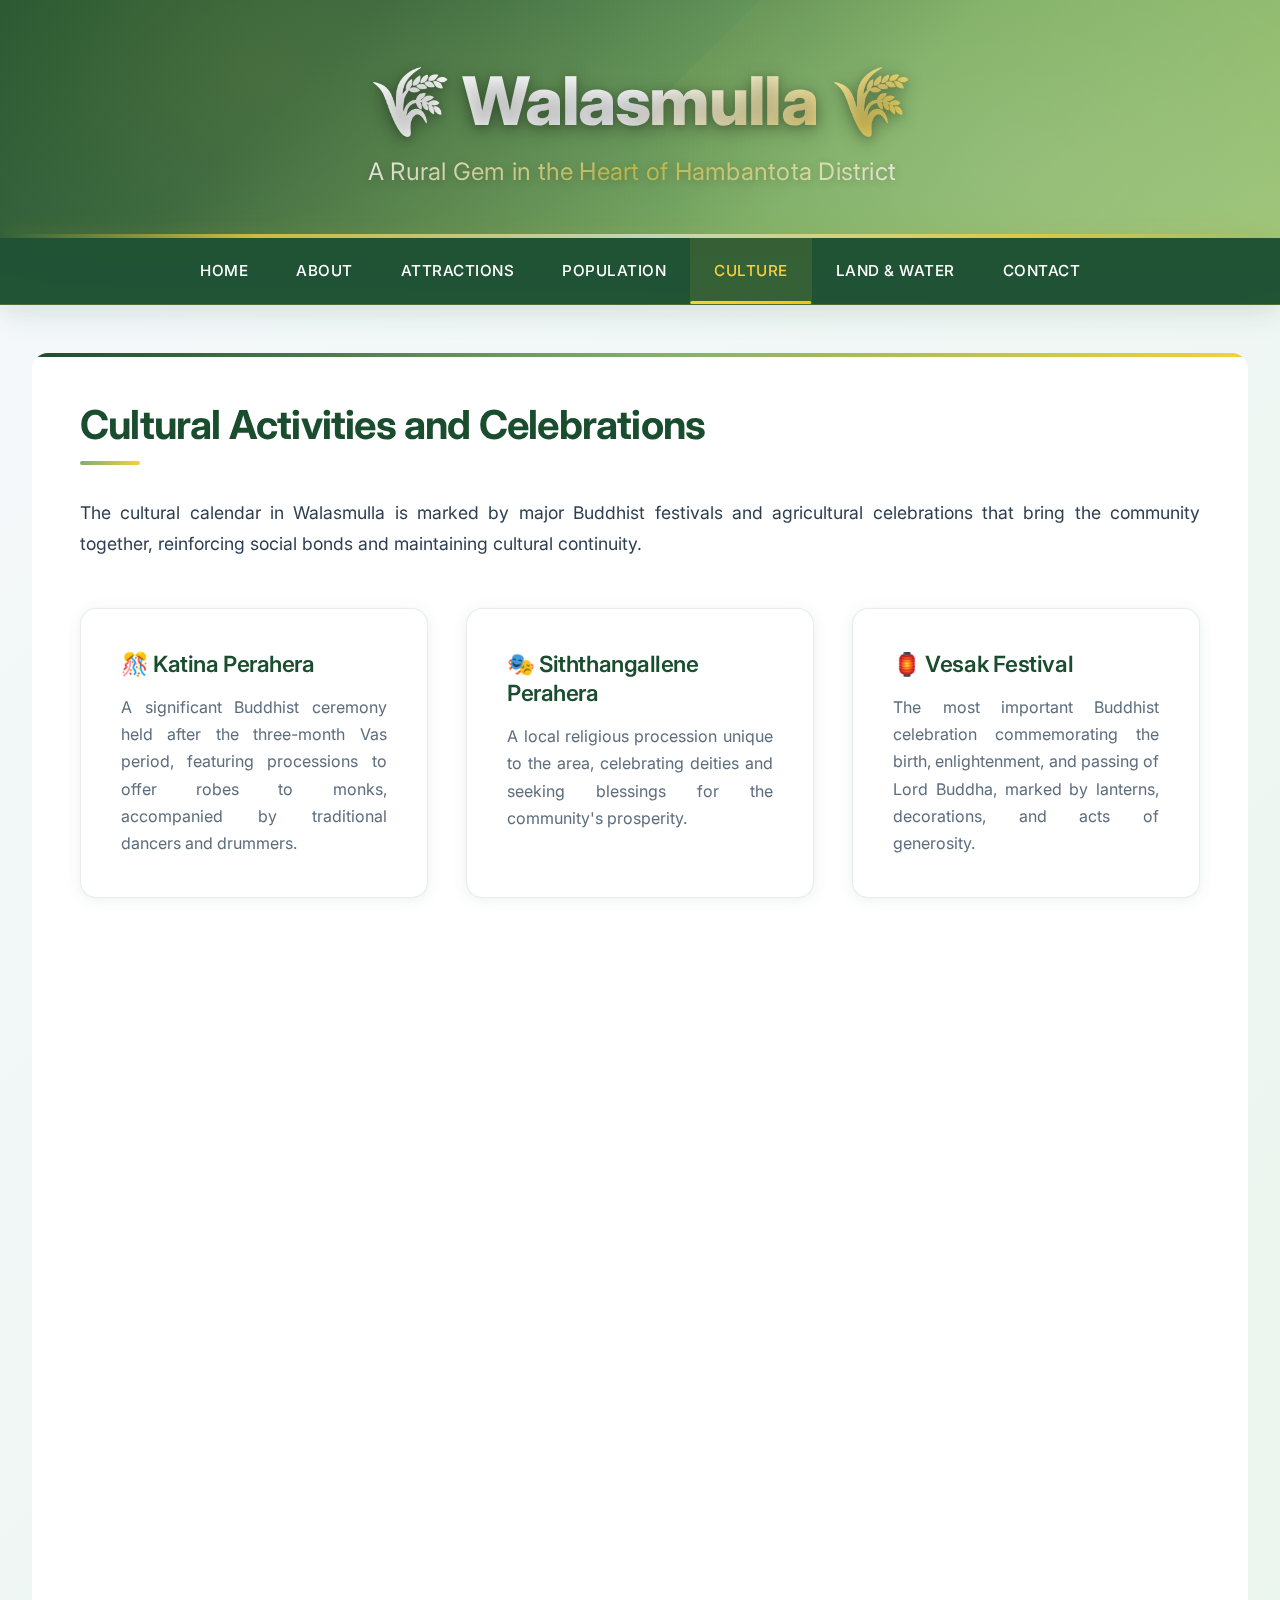
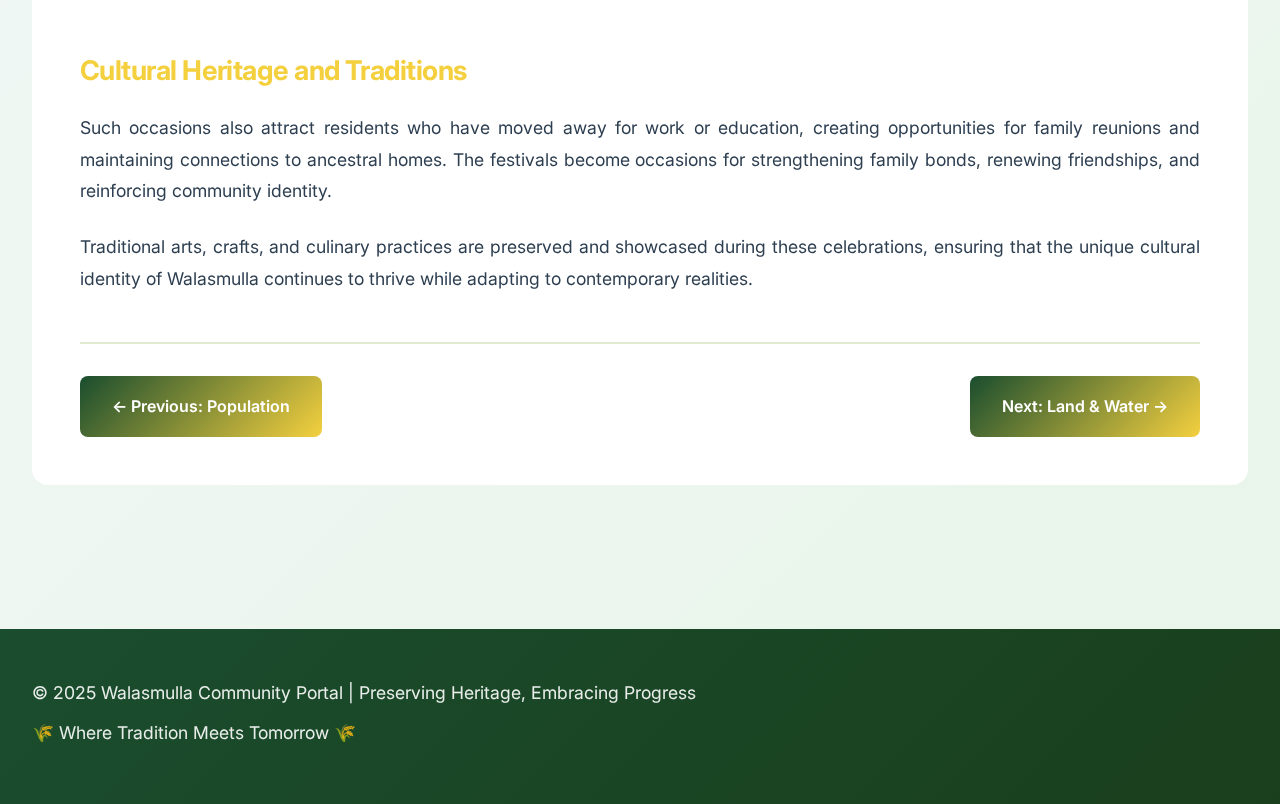
<file: culture.html>
<!DOCTYPE html>
<html lang="en">
  <head>
    <meta charset="UTF-8" />
    <meta name="viewport" content="width=device-width, initial-scale=1.0" />
    <title>Culture - Walasmulla</title>
    <link rel="stylesheet" href="styles.css" />
    <link rel="preconnect" href="https://fonts.googleapis.com" />
    <link rel="preconnect" href="https://fonts.gstatic.com" crossorigin />
    <link
      href="https://fonts.googleapis.com/css2?family=Inter:wght@300;400;500;600;700;800&display=swap"
      rel="stylesheet"
    />
    <meta
      name="description"
      content="Discover the rich cultural traditions and festivals that define community life in Walasmulla."
    />
  </head>
  <body>
    <header>
      <div class="content">
        <h1>🌾 Walasmulla 🌾</h1>
        <p>A Rural Gem in the Heart of Hambantota District</p>
      </div>
    </header>

    <nav>
      <div class="nav-container">
        <ul>
          <li><a href="index.html">Home</a></li>
          <li><a href="about.html">About</a></li>
          <li><a href="attractions.html">Attractions</a></li>
          <li><a href="population.html">Population</a></li>
          <li><a href="culture.html" class="active">Culture</a></li>
          <li><a href="landuse.html">Land & Water</a></li>
          <li><a href="contact.html">Contact</a></li>
        </ul>
      </div>
    </nav>

    <div class="container">
      <main>
        <section>
          <h2>Cultural Activities and Celebrations</h2>
          <p>
            The cultural calendar in Walasmulla is marked by major Buddhist
            festivals and agricultural celebrations that bring the community
            together, reinforcing social bonds and maintaining cultural
            continuity.
          </p>

          <div class="grid">
            <div class="card">
              <h4>🎊 Katina Perahera</h4>
              <p>
                A significant Buddhist ceremony held after the three-month Vas
                period, featuring processions to offer robes to monks,
                accompanied by traditional dancers and drummers.
              </p>
            </div>
            <div class="card">
              <h4>🎭 Siththangallene Perahera</h4>
              <p>
                A local religious procession unique to the area, celebrating
                deities and seeking blessings for the community's prosperity.
              </p>
            </div>
            <div class="card">
              <h4>🏮 Vesak Festival</h4>
              <p>
                The most important Buddhist celebration commemorating the birth,
                enlightenment, and passing of Lord Buddha, marked by lanterns,
                decorations, and acts of generosity.
              </p>
            </div>
            <div class="card">
              <h4>🎉 Sinhala & Tamil New Year</h4>
              <p>
                Celebrated in April, this agricultural new year festival
                involves traditional games, special foods, and rituals marking
                the transition between harvest and planting seasons.
              </p>
            </div>
          </div>

          <div class="highlight">
            <h3>🤝 Community Participation</h3>
            <p>
              These celebrations serve multiple purposes—religious devotion,
              cultural preservation, social cohesion, and entertainment. They
              involve extensive community participation, with families
              contributing to decorations, food preparation, and organizing
              events. Temple committees, youth organizations, and neighborhood
              groups coordinate activities, ensuring that traditions are
              properly maintained and passed to younger generations.
            </p>
          </div>

          <h3>Cultural Heritage and Traditions</h3>
          <p>
            Such occasions also attract residents who have moved away for work
            or education, creating opportunities for family reunions and
            maintaining connections to ancestral homes. The festivals become
            occasions for strengthening family bonds, renewing friendships, and
            reinforcing community identity.
          </p>

          <p>
            Traditional arts, crafts, and culinary practices are preserved and
            showcased during these celebrations, ensuring that the unique
            cultural identity of Walasmulla continues to thrive while adapting
            to contemporary realities.
          </p>

          <div class="page-nav">
            <a href="population.html" class="prev">← Previous: Population</a>
            <a href="landuse.html" class="next">Next: Land & Water →</a>
          </div>
        </section>
      </main>
    </div>

    <footer>
      <div class="content">
        <p>
          &copy; 2025 Walasmulla Community Portal | Preserving Heritage,
          Embracing Progress
        </p>
        <p>🌾 Where Tradition Meets Tomorrow 🌾</p>
      </div>
    </footer>

    <script src="script.js"></script>
  </body>
</html>
</file>
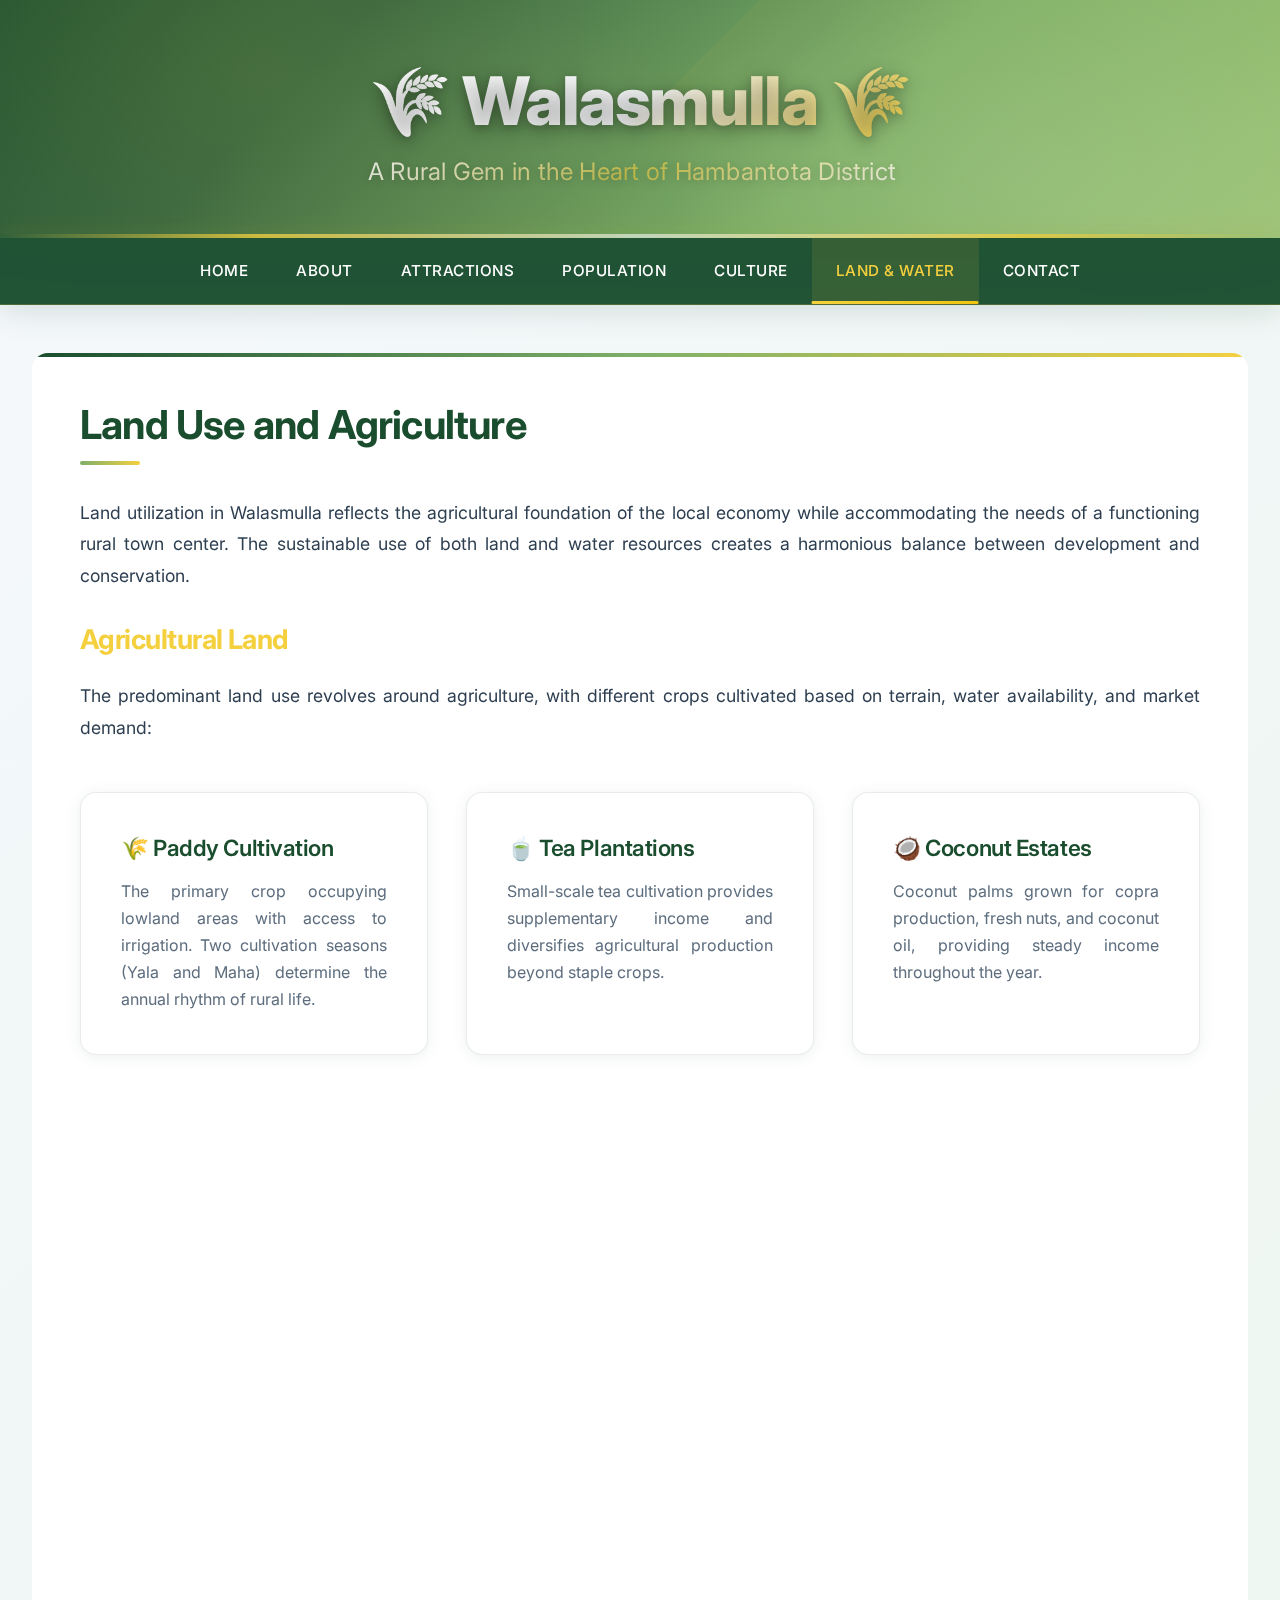
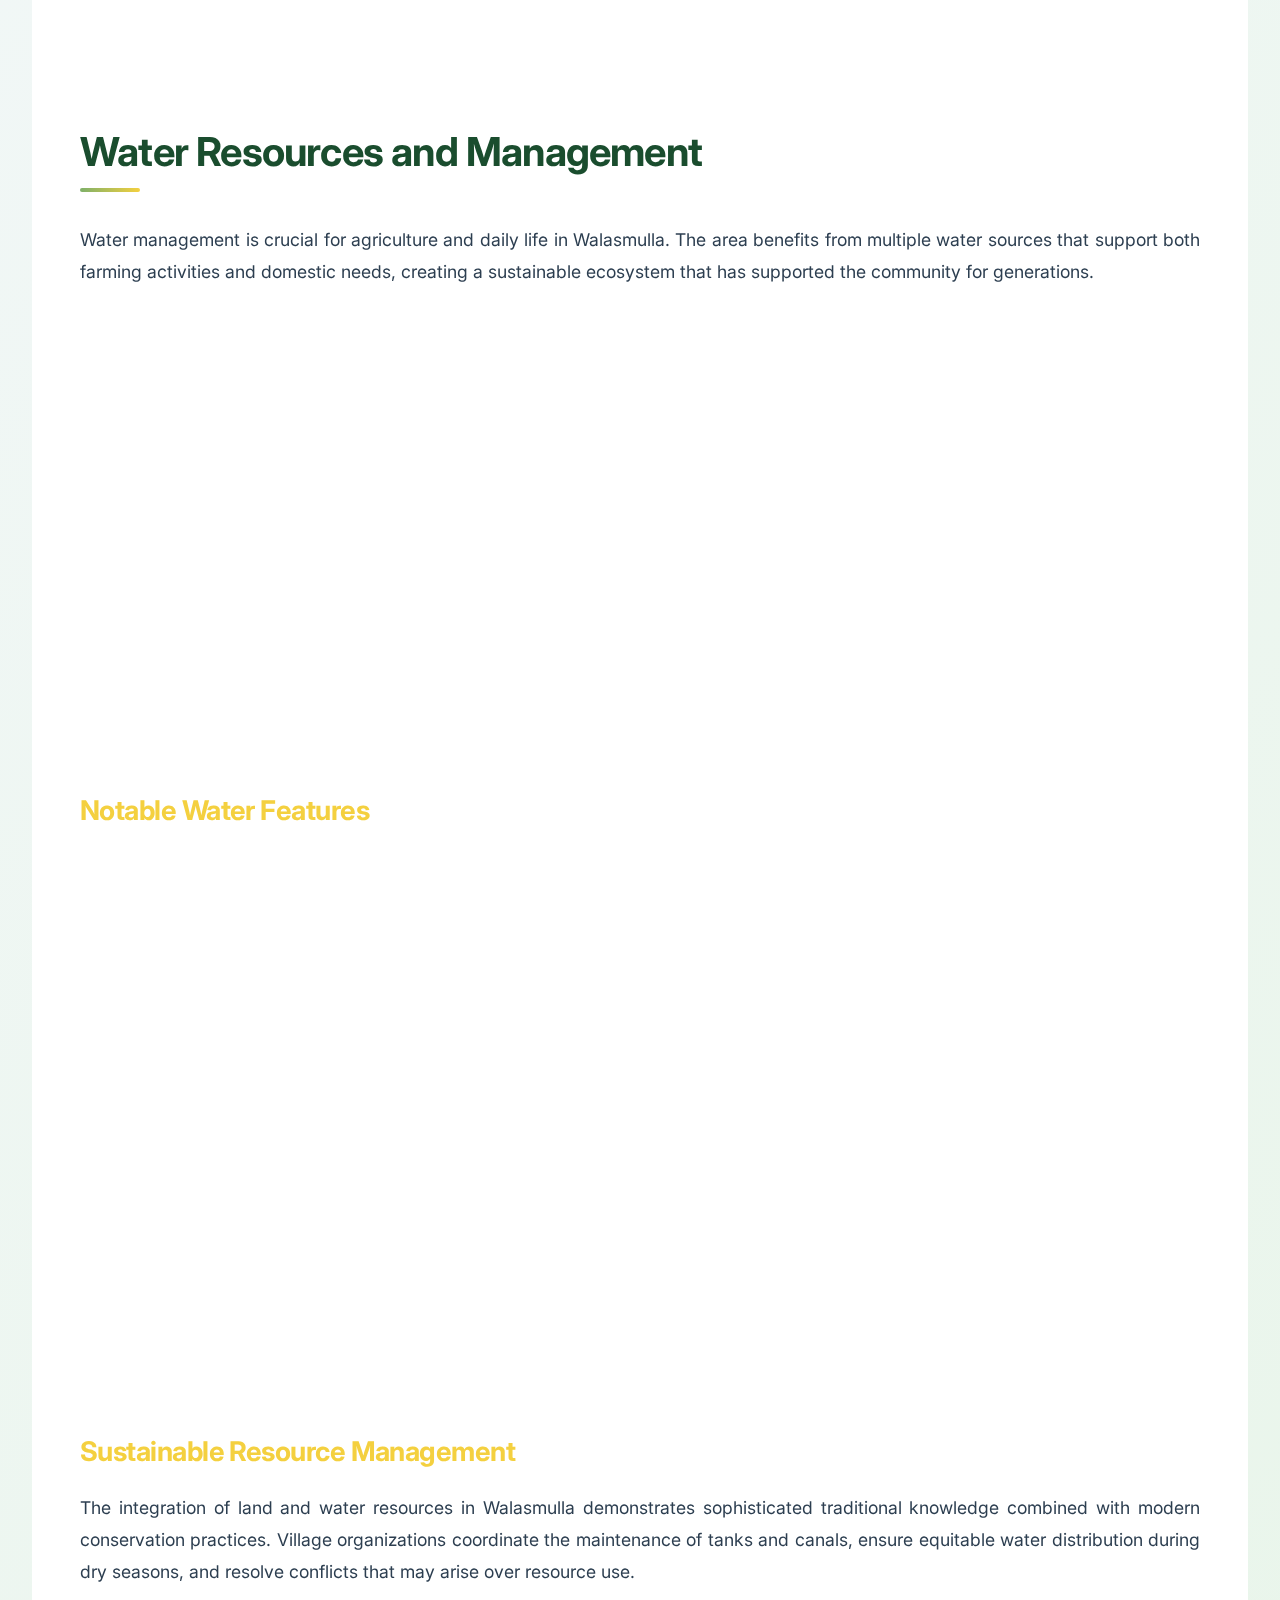
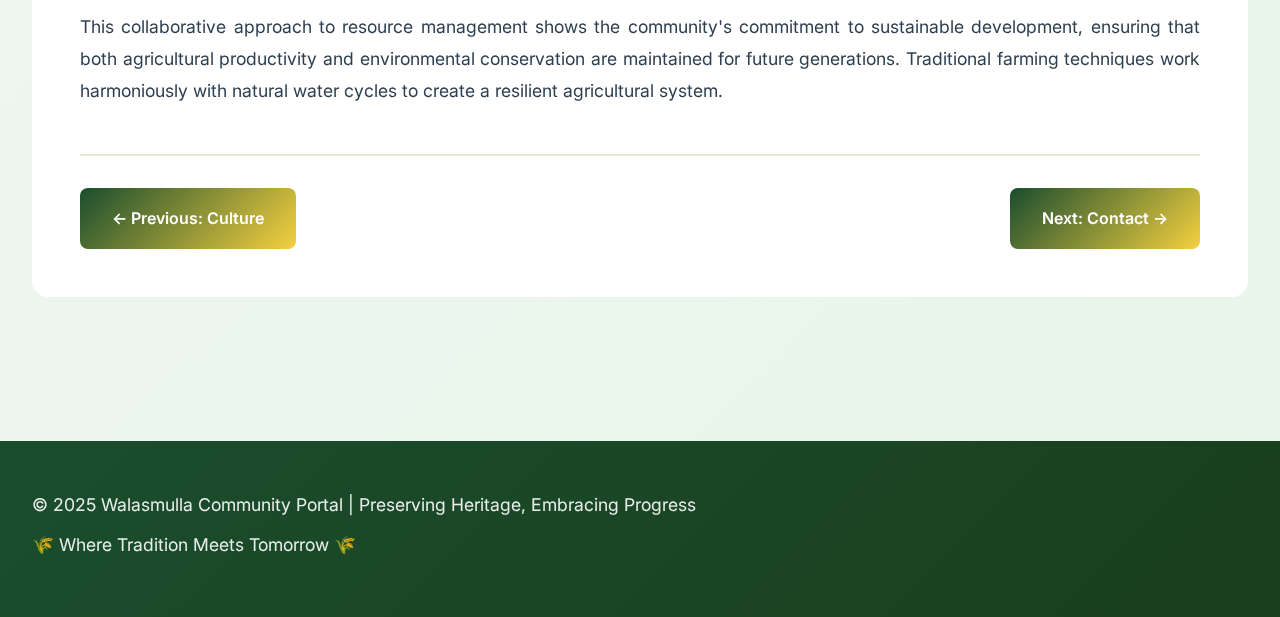
<file: landuse.html>
<!DOCTYPE html>
<html lang="en">
  <head>
    <meta charset="UTF-8" />
    <meta name="viewport" content="width=device-width, initial-scale=1.0" />
    <title>Land & Water - Walasmulla</title>
    <link rel="stylesheet" href="styles.css" />
    <link rel="preconnect" href="https://fonts.googleapis.com" />
    <link rel="preconnect" href="https://fonts.gstatic.com" crossorigin />
    <link
      href="https://fonts.googleapis.com/css2?family=Inter:wght@300;400;500;600;700;800&display=swap"
      rel="stylesheet"
    />
    <meta
      name="description"
      content="Explore the agricultural foundations, land use patterns, and vital water resources that sustain Walasmulla's economy and community life."
    />
  </head>
  <body>
    <header>
      <div class="content">
        <h1>🌾 Walasmulla 🌾</h1>
        <p>A Rural Gem in the Heart of Hambantota District</p>
      </div>
    </header>

    <nav>
      <div class="nav-container">
        <ul>
          <li><a href="index.html">Home</a></li>
          <li><a href="about.html">About</a></li>
          <li><a href="attractions.html">Attractions</a></li>
          <li><a href="population.html">Population</a></li>
          <li><a href="culture.html">Culture</a></li>
          <li><a href="landuse.html" class="active">Land & Water</a></li>
          <li><a href="contact.html">Contact</a></li>
        </ul>
      </div>
    </nav>

    <div class="container">
      <main>
        <section>
          <h2>Land Use and Agriculture</h2>
          <p>
            Land utilization in Walasmulla reflects the agricultural foundation
            of the local economy while accommodating the needs of a functioning
            rural town center. The sustainable use of both land and water
            resources creates a harmonious balance between development and
            conservation.
          </p>

          <h3>Agricultural Land</h3>
          <p>
            The predominant land use revolves around agriculture, with different
            crops cultivated based on terrain, water availability, and market
            demand:
          </p>

          <div class="grid">
            <div class="card">
              <h4>🌾 Paddy Cultivation</h4>
              <p>
                The primary crop occupying lowland areas with access to
                irrigation. Two cultivation seasons (Yala and Maha) determine
                the annual rhythm of rural life.
              </p>
            </div>
            <div class="card">
              <h4>🍵 Tea Plantations</h4>
              <p>
                Small-scale tea cultivation provides supplementary income and
                diversifies agricultural production beyond staple crops.
              </p>
            </div>
            <div class="card">
              <h4>🥥 Coconut Estates</h4>
              <p>
                Coconut palms grown for copra production, fresh nuts, and
                coconut oil, providing steady income throughout the year.
              </p>
            </div>
            <div class="card">
              <h4>🌿 Cinnamon Cultivation</h4>
              <p>
                A valuable spice crop that has been cultivated in the region for
                centuries, contributing to export agriculture.
              </p>
            </div>
          </div>

          <div class="highlight">
            <h3>🏘️ Urban and Institutional Development</h3>
            <p>
              The town center features concentrated development including shops,
              government offices, schools, banks, and health facilities. This
              commercial and institutional core serves a wider rural hinterland,
              providing services and goods unavailable in smaller villages.
              Residential areas blend traditional homes with more modern
              constructions, reflecting changing lifestyles while maintaining
              community connections.
            </p>
          </div>

          <h2>Water Resources and Management</h2>
          <p>
            Water management is crucial for agriculture and daily life in
            Walasmulla. The area benefits from multiple water sources that
            support both farming activities and domestic needs, creating a
            sustainable ecosystem that has supported the community for
            generations.
          </p>

          <div class="highlight">
            <h3>💧 Essential Water Resources</h3>
            <ul class="features">
              <li>
                <strong>Village Tanks:</strong> Ancient irrigation reservoirs
                that store rainwater for agricultural use during dry periods,
                also supporting fishing and wildlife.
              </li>
              <li>
                <strong>Natural Streams:</strong> Including Kirama Oya,
                providing perennial water sources for irrigation and domestic
                use.
              </li>
              <li>
                <strong>Wells:</strong> Family and community wells supplying
                drinking water and supporting home gardens.
              </li>
              <li>
                <strong>Irrigation Canals:</strong> Networks distributing water
                from tanks and streams to paddy fields during cultivation
                seasons.
              </li>
            </ul>
          </div>

          <h3>Notable Water Features</h3>
          <div class="grid">
            <div class="card">
              <h4>💧 Bibula Springs</h4>
              <p>
                Natural springs providing clean water and supporting local
                ecosystems throughout the year with consistent flow.
              </p>
            </div>
            <div class="card">
              <h4>🌊 Muruthawela Waterways</h4>
              <p>
                Stream systems connected to the Firefox Bridge, important for
                irrigation and maintaining regional biodiversity.
              </p>
            </div>
            <div class="card">
              <h4>🏞️ Kirama Oya</h4>
              <p>
                A significant river flowing through the region, serving multiple
                villages with essential irrigation water.
              </p>
            </div>
            <div class="card">
              <h4>💦 Sapugahadola Alla</h4>
              <p>
                A scenic waterfall that adds natural beauty while contributing
                to the comprehensive local water system.
              </p>
            </div>
          </div>

          <h3>Sustainable Resource Management</h3>
          <p>
            The integration of land and water resources in Walasmulla
            demonstrates sophisticated traditional knowledge combined with
            modern conservation practices. Village organizations coordinate the
            maintenance of tanks and canals, ensure equitable water distribution
            during dry seasons, and resolve conflicts that may arise over
            resource use.
          </p>

          <p>
            This collaborative approach to resource management shows the
            community's commitment to sustainable development, ensuring that
            both agricultural productivity and environmental conservation are
            maintained for future generations. Traditional farming techniques
            work harmoniously with natural water cycles to create a resilient
            agricultural system.
          </p>

          <div class="page-nav">
            <a href="culture.html" class="prev">← Previous: Culture</a>
            <a href="contact.html" class="next">Next: Contact →</a>
          </div>
        </section>
      </main>
    </div>

    <footer>
      <div class="content">
        <p>
          &copy; 2025 Walasmulla Community Portal | Preserving Heritage,
          Embracing Progress
        </p>
        <p>🌾 Where Tradition Meets Tomorrow 🌾</p>
      </div>
    </footer>

    <script src="script.js"></script>
  </body>
</html>
</file>
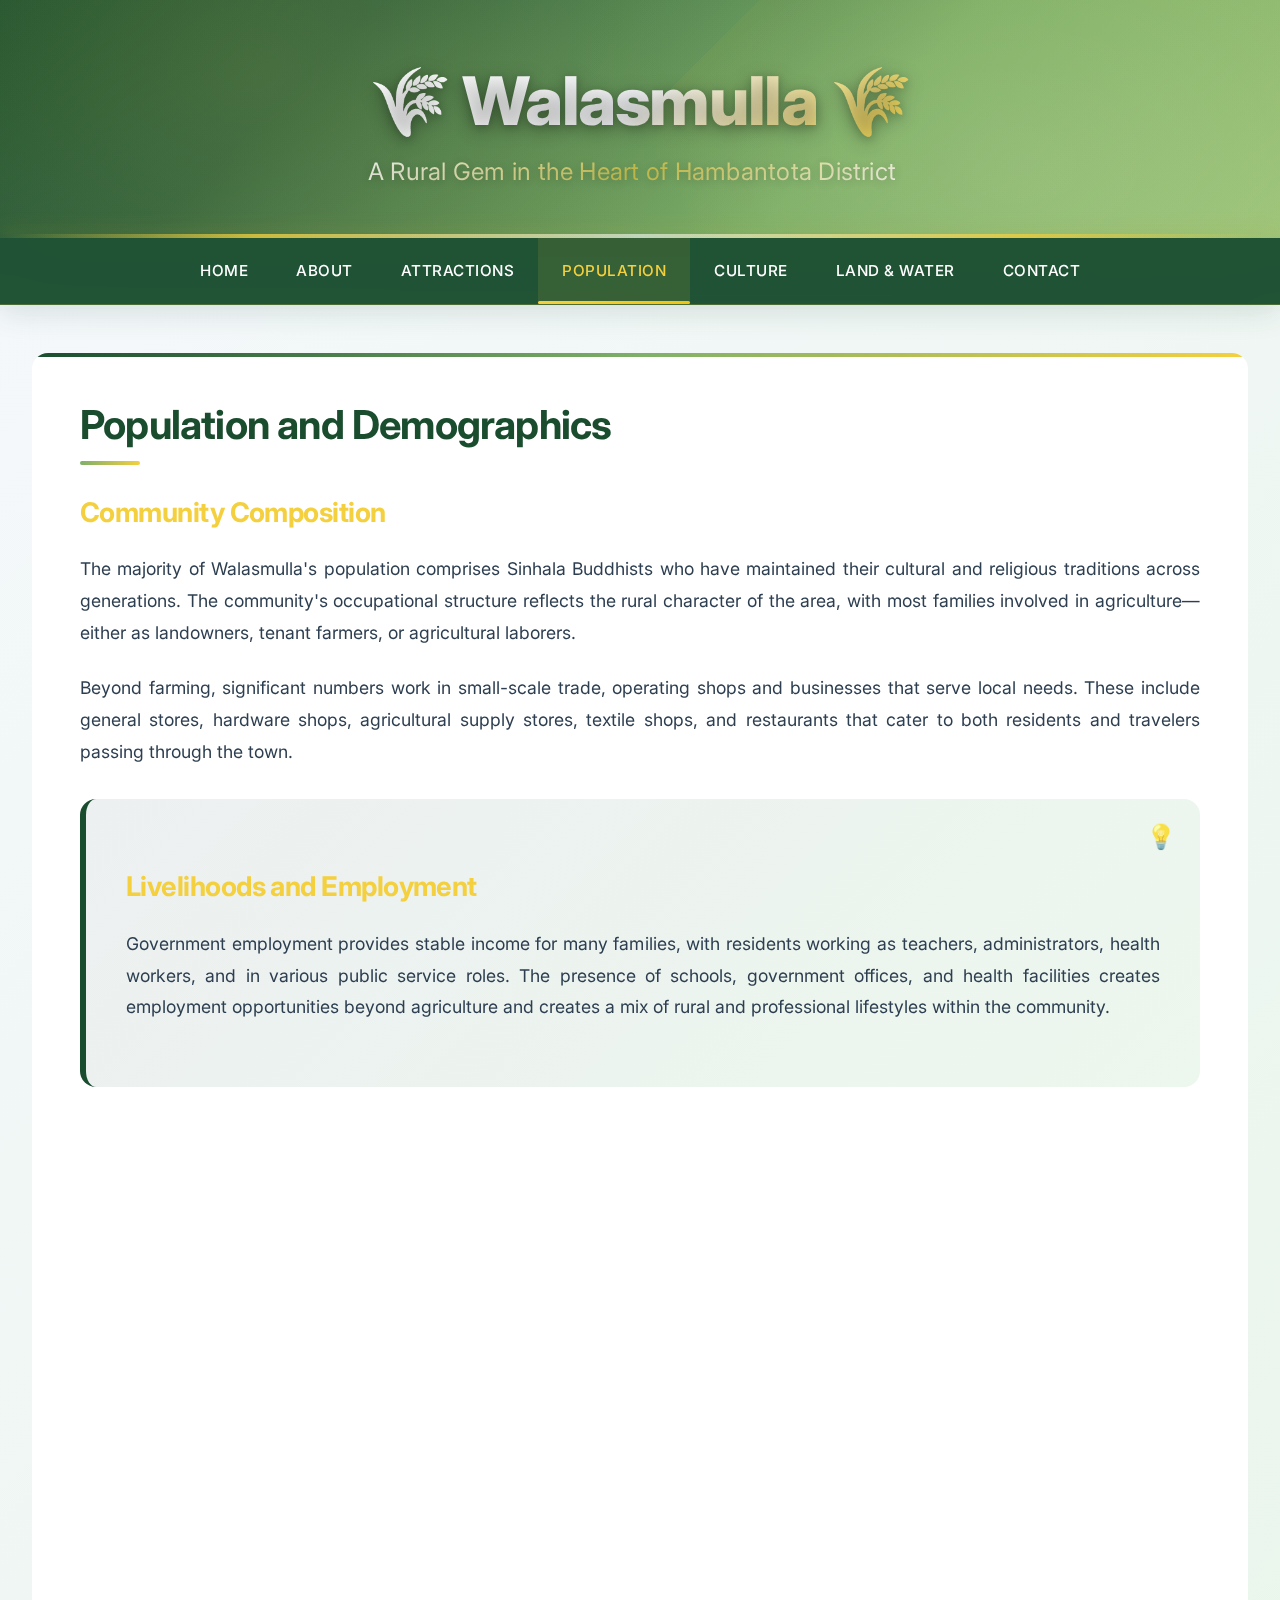
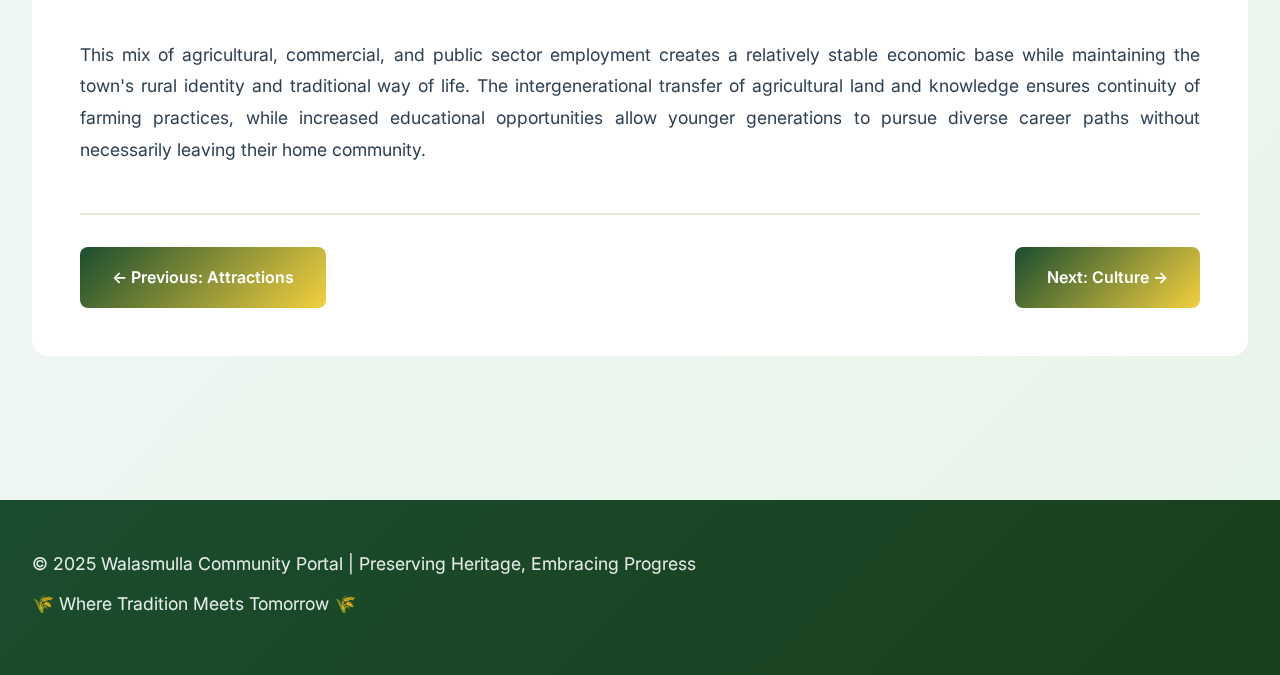
<file: population.html>
<!DOCTYPE html>
<html lang="en">
  <head>
    <meta charset="UTF-8" />
    <meta name="viewport" content="width=device-width, initial-scale=1.0" />
    <title>Population - Walasmulla</title>
    <link rel="stylesheet" href="styles.css" />
    <link rel="preconnect" href="https://fonts.googleapis.com" />
    <link rel="preconnect" href="https://fonts.gstatic.com" crossorigin />
    <link
      href="https://fonts.googleapis.com/css2?family=Inter:wght@300;400;500;600;700;800&display=swap"
      rel="stylesheet"
    />
    <meta
      name="description"
      content="Learn about the demographics, community composition, and livelihoods in Walasmulla."
    />
  </head>
  <body>
    <header>
      <div class="content">
        <h1>🌾 Walasmulla 🌾</h1>
        <p>A Rural Gem in the Heart of Hambantota District</p>
      </div>
    </header>

    <nav>
      <div class="nav-container">
        <ul>
          <li><a href="index.html">Home</a></li>
          <li><a href="about.html">About</a></li>
          <li><a href="attractions.html">Attractions</a></li>
          <li><a href="population.html" class="active">Population</a></li>
          <li><a href="culture.html">Culture</a></li>
          <li><a href="landuse.html">Land & Water</a></li>
          <li><a href="contact.html">Contact</a></li>
        </ul>
      </div>
    </nav>

    <div class="container">
      <main>
        <section>
          <h2>Population and Demographics</h2>

          <h3>Community Composition</h3>
          <p>
            The majority of Walasmulla's population comprises Sinhala Buddhists
            who have maintained their cultural and religious traditions across
            generations. The community's occupational structure reflects the
            rural character of the area, with most families involved in
            agriculture—either as landowners, tenant farmers, or agricultural
            laborers.
          </p>

          <p>
            Beyond farming, significant numbers work in small-scale trade,
            operating shops and businesses that serve local needs. These include
            general stores, hardware shops, agricultural supply stores, textile
            shops, and restaurants that cater to both residents and travelers
            passing through the town.
          </p>

          <div class="highlight">
            <h3>Livelihoods and Employment</h3>
            <p>
              Government employment provides stable income for many families,
              with residents working as teachers, administrators, health
              workers, and in various public service roles. The presence of
              schools, government offices, and health facilities creates
              employment opportunities beyond agriculture and creates a mix of
              rural and professional lifestyles within the community.
            </p>
          </div>

          <div class="grid">
            <div class="card">
              <h4>👨‍🌾 Agriculture</h4>
              <p>
                Majority of families involved in farming as landowners, tenant
                farmers, or agricultural laborers.
              </p>
            </div>
            <div class="card">
              <h4>🏪 Small Business</h4>
              <p>
                Local entrepreneurs running shops, restaurants, and service
                businesses serving the community.
              </p>
            </div>
            <div class="card">
              <h4>🎓 Public Service</h4>
              <p>
                Teachers, government officials, and health workers providing
                essential community services.
              </p>
            </div>
            <div class="card">
              <h4>🏘️ Community Life</h4>
              <p>
                Strong Buddhist traditions and community bonds that unite
                families across generations.
              </p>
            </div>
          </div>

          <p>
            This mix of agricultural, commercial, and public sector employment
            creates a relatively stable economic base while maintaining the
            town's rural identity and traditional way of life. The
            intergenerational transfer of agricultural land and knowledge
            ensures continuity of farming practices, while increased educational
            opportunities allow younger generations to pursue diverse career
            paths without necessarily leaving their home community.
          </p>

          <div class="page-nav">
            <a href="attractions.html" class="prev">← Previous: Attractions</a>
            <a href="culture.html" class="next">Next: Culture →</a>
          </div>
        </section>
      </main>
    </div>

    <footer>
      <div class="content">
        <p>
          &copy; 2025 Walasmulla Community Portal | Preserving Heritage,
          Embracing Progress
        </p>
        <p>🌾 Where Tradition Meets Tomorrow 🌾</p>
      </div>
    </footer>

    <script src="script.js"></script>
  </body>
</html>
</file>
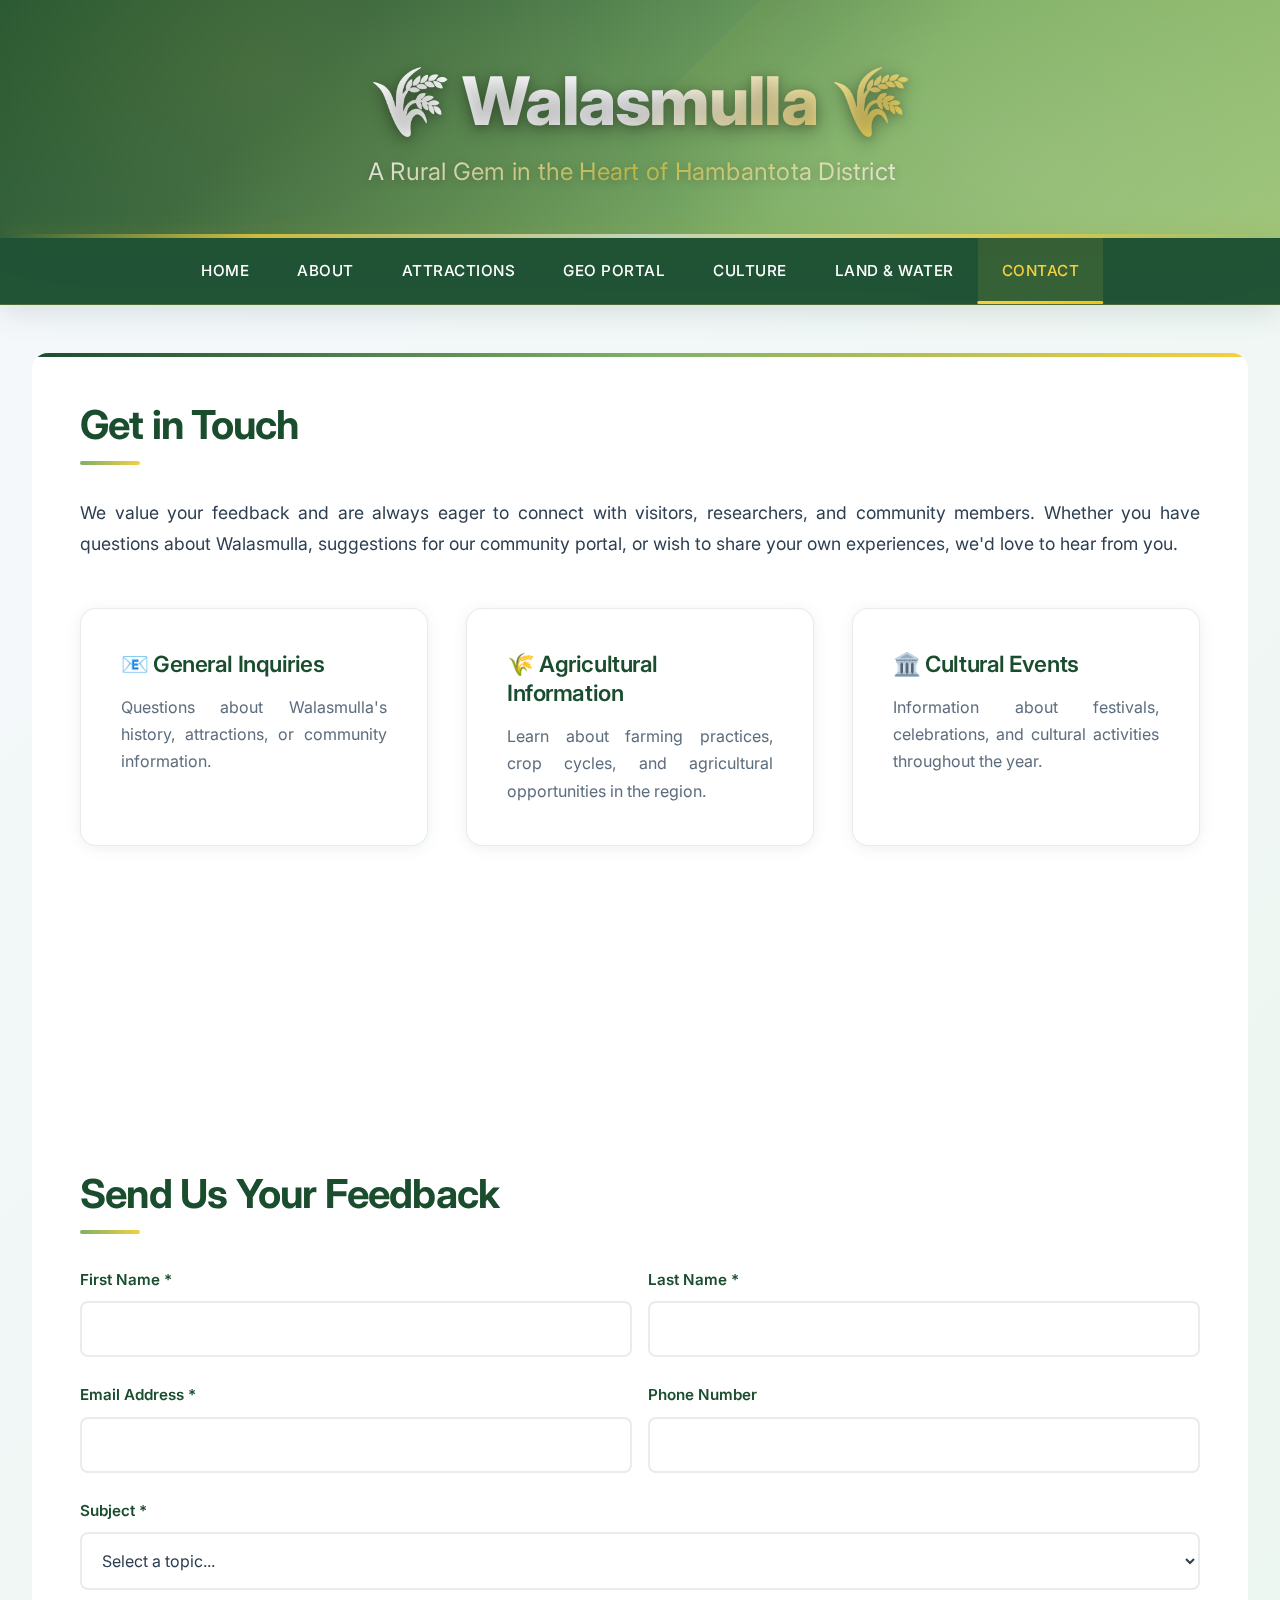
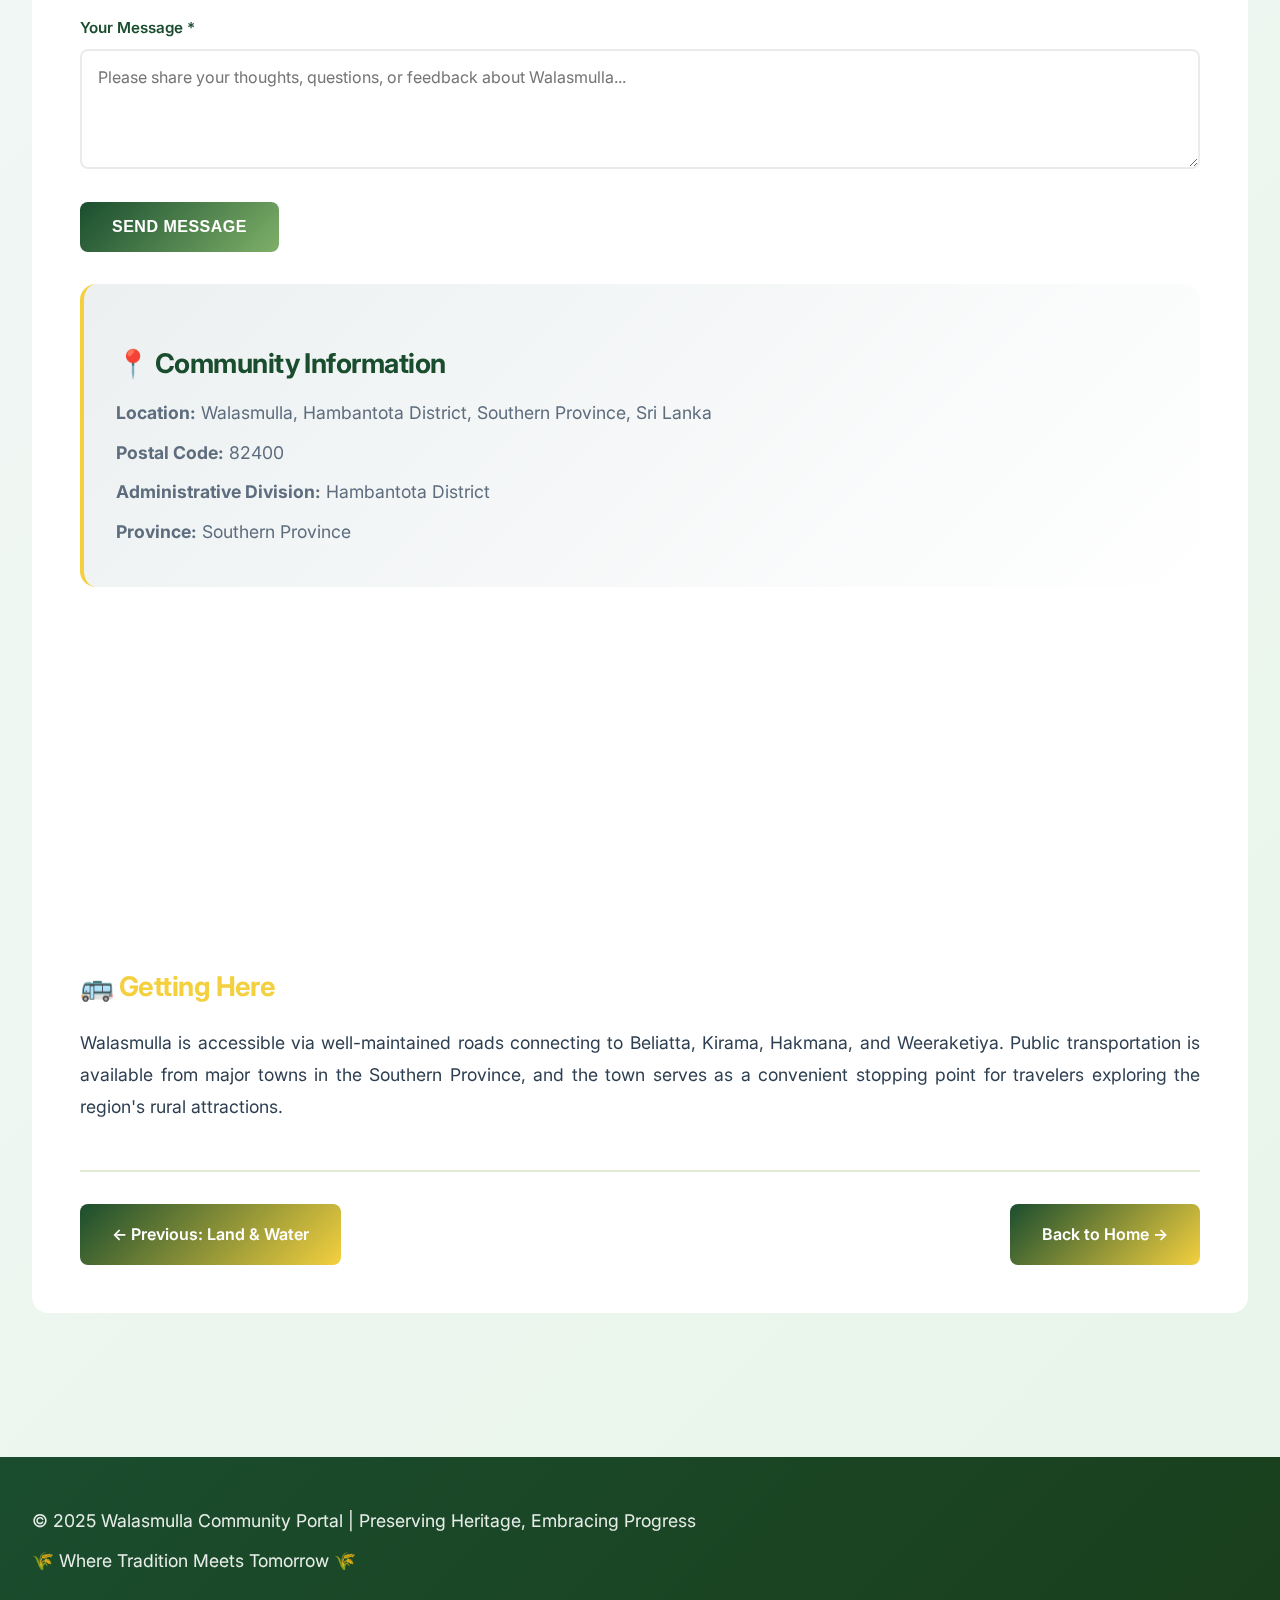
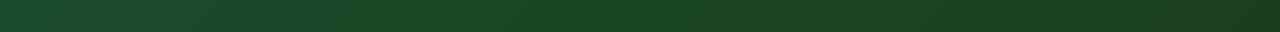
<file: pages/contact.html>
<!DOCTYPE html>
<html lang="en">
  <head>
    <meta charset="UTF-8" />
    <meta name="viewport" content="width=device-width, initial-scale=1.0" />
    <title>Contact - Walasmulla</title>
    <link rel="stylesheet" href="../assets/css/styles.css" />
    <link rel="preconnect" href="https://fonts.googleapis.com" />
    <link rel="preconnect" href="https://fonts.gstatic.com" crossorigin />
    <link
      href="https://fonts.googleapis.com/css2?family=Inter:wght@300;400;500;600;700;800&display=swap"
      rel="stylesheet"
    />
    <meta
      name="description"
      content="Get in touch with the Walasmulla community. Share your feedback, ask questions, or connect with local representatives."
    />
  </head>
  <body>
    <header>
      <div class="content">
        <h1>🌾 Walasmulla 🌾</h1>
        <p>A Rural Gem in the Heart of Hambantota District</p>
      </div>
    </header>

    <nav>
      <div class="nav-container">
        <ul>
          <li><a href="../index.html">Home</a></li>
          <li><a href="about.html">About</a></li>
          <li><a href="attractions.html">Attractions</a></li>
          <li><a href="geoportal.html">Geo Portal</a></li>
          <li><a href="culture.html">Culture</a></li>
          <li><a href="landuse.html">Land & Water</a></li>
          <li><a href="contact.html" class="active">Contact</a></li>
        </ul>
      </div>
    </nav>

    <div class="container">
      <main>
        <section>
          <h2>Get in Touch</h2>
          <p>
            We value your feedback and are always eager to connect with
            visitors, researchers, and community members. Whether you have
            questions about Walasmulla, suggestions for our community portal, or
            wish to share your own experiences, we'd love to hear from you.
          </p>

          <div class="grid">
            <div class="card">
              <h4>📧 General Inquiries</h4>
              <p>
                Questions about Walasmulla's history, attractions, or community
                information.
              </p>
            </div>
            <div class="card">
              <h4>🌾 Agricultural Information</h4>
              <p>
                Learn about farming practices, crop cycles, and agricultural
                opportunities in the region.
              </p>
            </div>
            <div class="card">
              <h4>🏛️ Cultural Events</h4>
              <p>
                Information about festivals, celebrations, and cultural
                activities throughout the year.
              </p>
            </div>
            <div class="card">
              <h4>🤝 Community Engagement</h4>
              <p>
                Opportunities to connect with local organizations and community
                development initiatives.
              </p>
            </div>
          </div>

          <h2>Send Us Your Feedback</h2>

          <form class="contact-form" id="contactForm">
            <div class="form-row">
              <div class="form-group">
                <label for="firstName">First Name *</label>
                <input type="text" id="firstName" name="firstName" required />
              </div>
              <div class="form-group">
                <label for="lastName">Last Name *</label>
                <input type="text" id="lastName" name="lastName" required />
              </div>
            </div>

            <div class="form-row">
              <div class="form-group">
                <label for="email">Email Address *</label>
                <input type="email" id="email" name="email" required />
              </div>
              <div class="form-group">
                <label for="phone">Phone Number</label>
                <input type="tel" id="phone" name="phone" />
              </div>
            </div>

            <div class="form-group">
              <label for="subject">Subject *</label>
              <select id="subject" name="subject" required>
                <option value="">Select a topic...</option>
                <option value="general">General Inquiry</option>
                <option value="tourism">Tourism Information</option>
                <option value="agriculture">Agricultural Matters</option>
                <option value="culture">Cultural Events</option>
                <option value="business">Business Opportunities</option>
                <option value="education">Educational Programs</option>
                <option value="feedback">Website Feedback</option>
                <option value="other">Other</option>
              </select>
            </div>

            <div class="form-group">
              <label for="message">Your Message *</label>
              <textarea
                id="message"
                name="message"
                placeholder="Please share your thoughts, questions, or feedback about Walasmulla..."
                required
              ></textarea>
            </div>

            <div class="form-group">
              <button type="submit" class="btn-primary">Send Message</button>
            </div>
          </form>

          <div class="contact-info">
            <h3>📍 Community Information</h3>
            <p>
              <strong>Location:</strong> Walasmulla, Hambantota District,
              Southern Province, Sri Lanka
            </p>
            <p><strong>Postal Code:</strong> 82400</p>
            <p><strong>Administrative Division:</strong> Hambantota District</p>
            <p><strong>Province:</strong> Southern Province</p>
          </div>

          <div class="highlight">
            <h3>🌟 Visit Walasmulla</h3>
            <p>
              Experience the authentic charm of rural Sri Lankan life. From our
              golden paddy fields during harvest season to the vibrant cultural
              festivals throughout the year, Walasmulla offers visitors a
              genuine glimpse into traditional Sri Lankan community life. Plan
              your visit during the cultivation seasons (April-August for Yala,
              October-February for Maha) to witness the agricultural cycle that
              defines our community rhythm.
            </p>
          </div>

          <h3>🚌 Getting Here</h3>
          <p>
            Walasmulla is accessible via well-maintained roads connecting to
            Beliatta, Kirama, Hakmana, and Weeraketiya. Public transportation is
            available from major towns in the Southern Province, and the town
            serves as a convenient stopping point for travelers exploring the
            region's rural attractions.
          </p>

          <div class="page-nav">
            <a href="landuse.html" class="prev">← Previous: Land & Water</a>
            <a href="../index.html" class="next">Back to Home →</a>
          </div>
        </section>
      </main>
    </div>

    <footer>
      <div class="content">
        <p>
          &copy; 2025 Walasmulla Community Portal | Preserving Heritage,
          Embracing Progress
        </p>
        <p>🌾 Where Tradition Meets Tomorrow 🌾</p>
      </div>
    </footer>

    <script src="../assets/js/script.js"></script>
    <script>
      // Simple form handling
      document
        .getElementById("contactForm")
        .addEventListener("submit", function (e) {
          e.preventDefault();

          // Get form data
          const formData = new FormData(this);
          const data = {};
          for (let [key, value] of formData.entries()) {
            data[key] = value;
          }

          // Show success message (in a real app, you'd send this to a server)
          alert(
            "Thank you for your message! We appreciate your interest in Walasmulla and will get back to you soon."
          );

          // Reset form
          this.reset();
        });
    </script>
  </body>
</html>
</file>
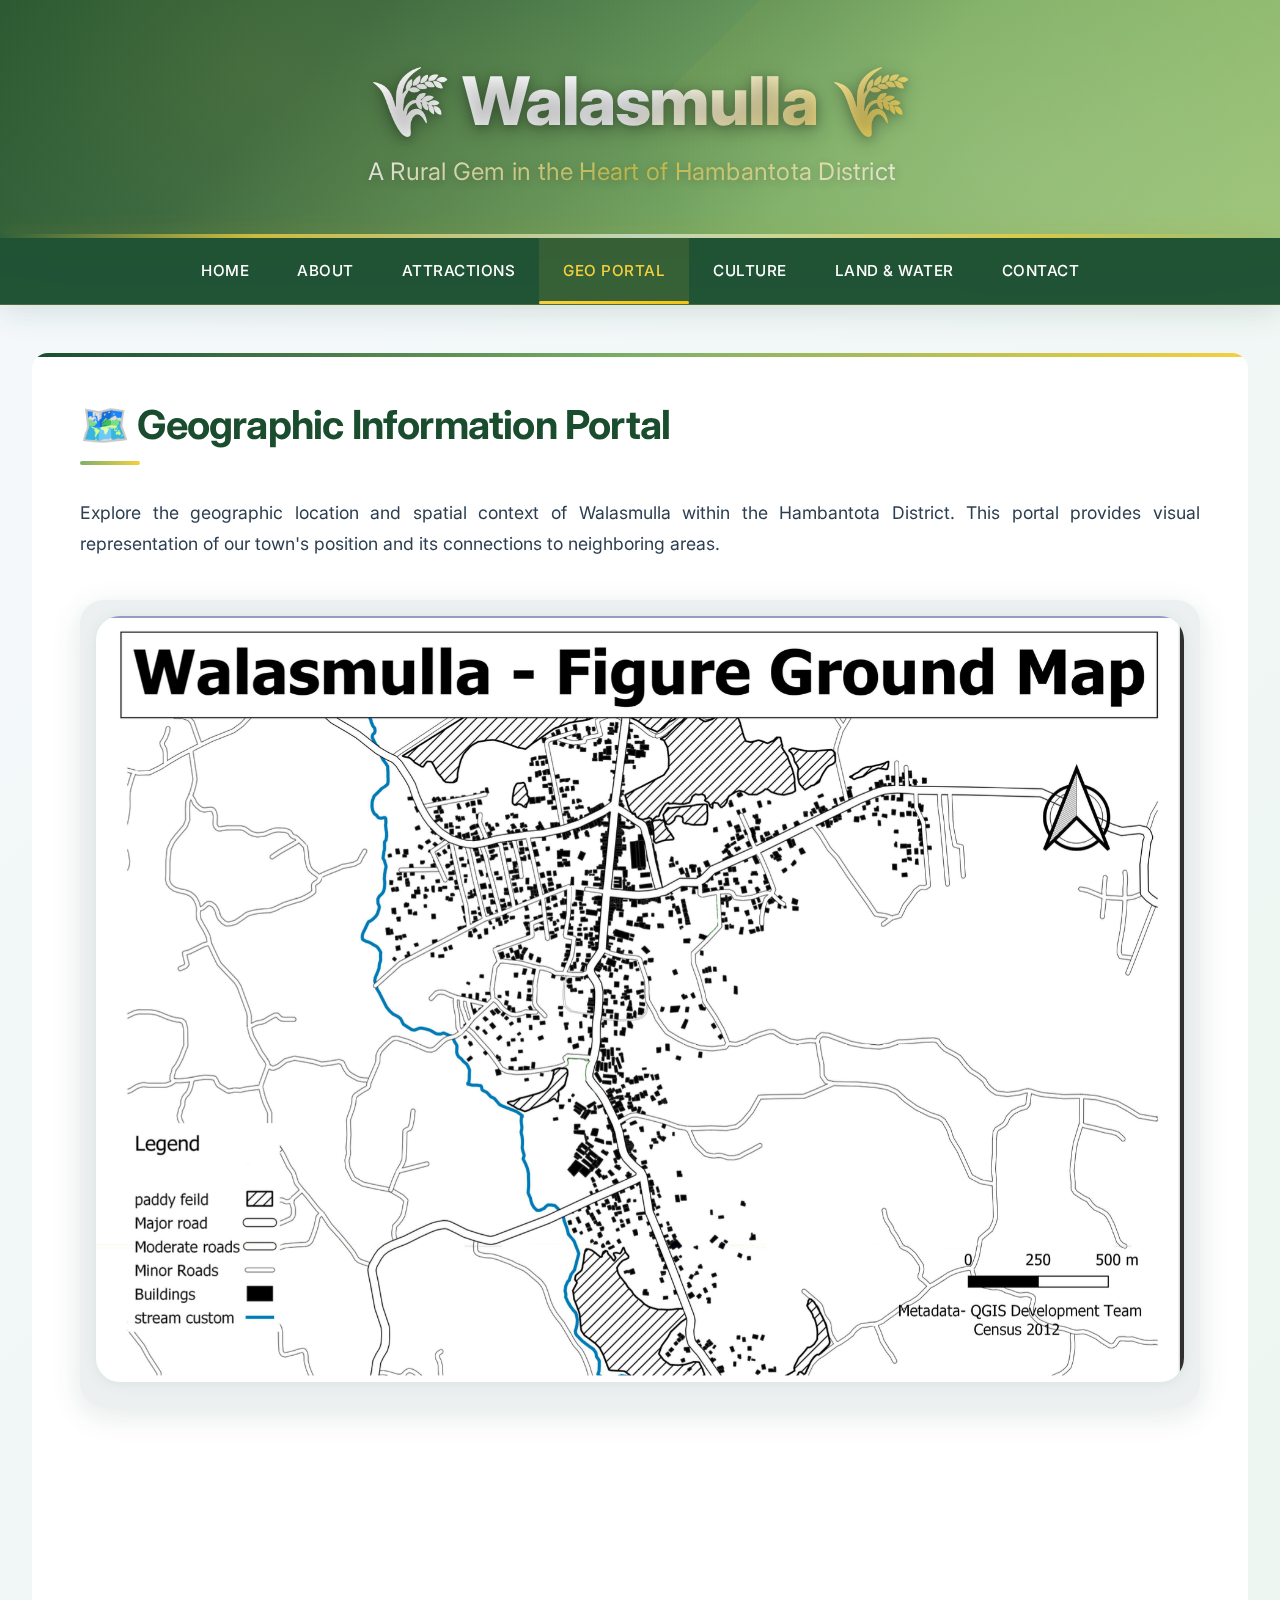
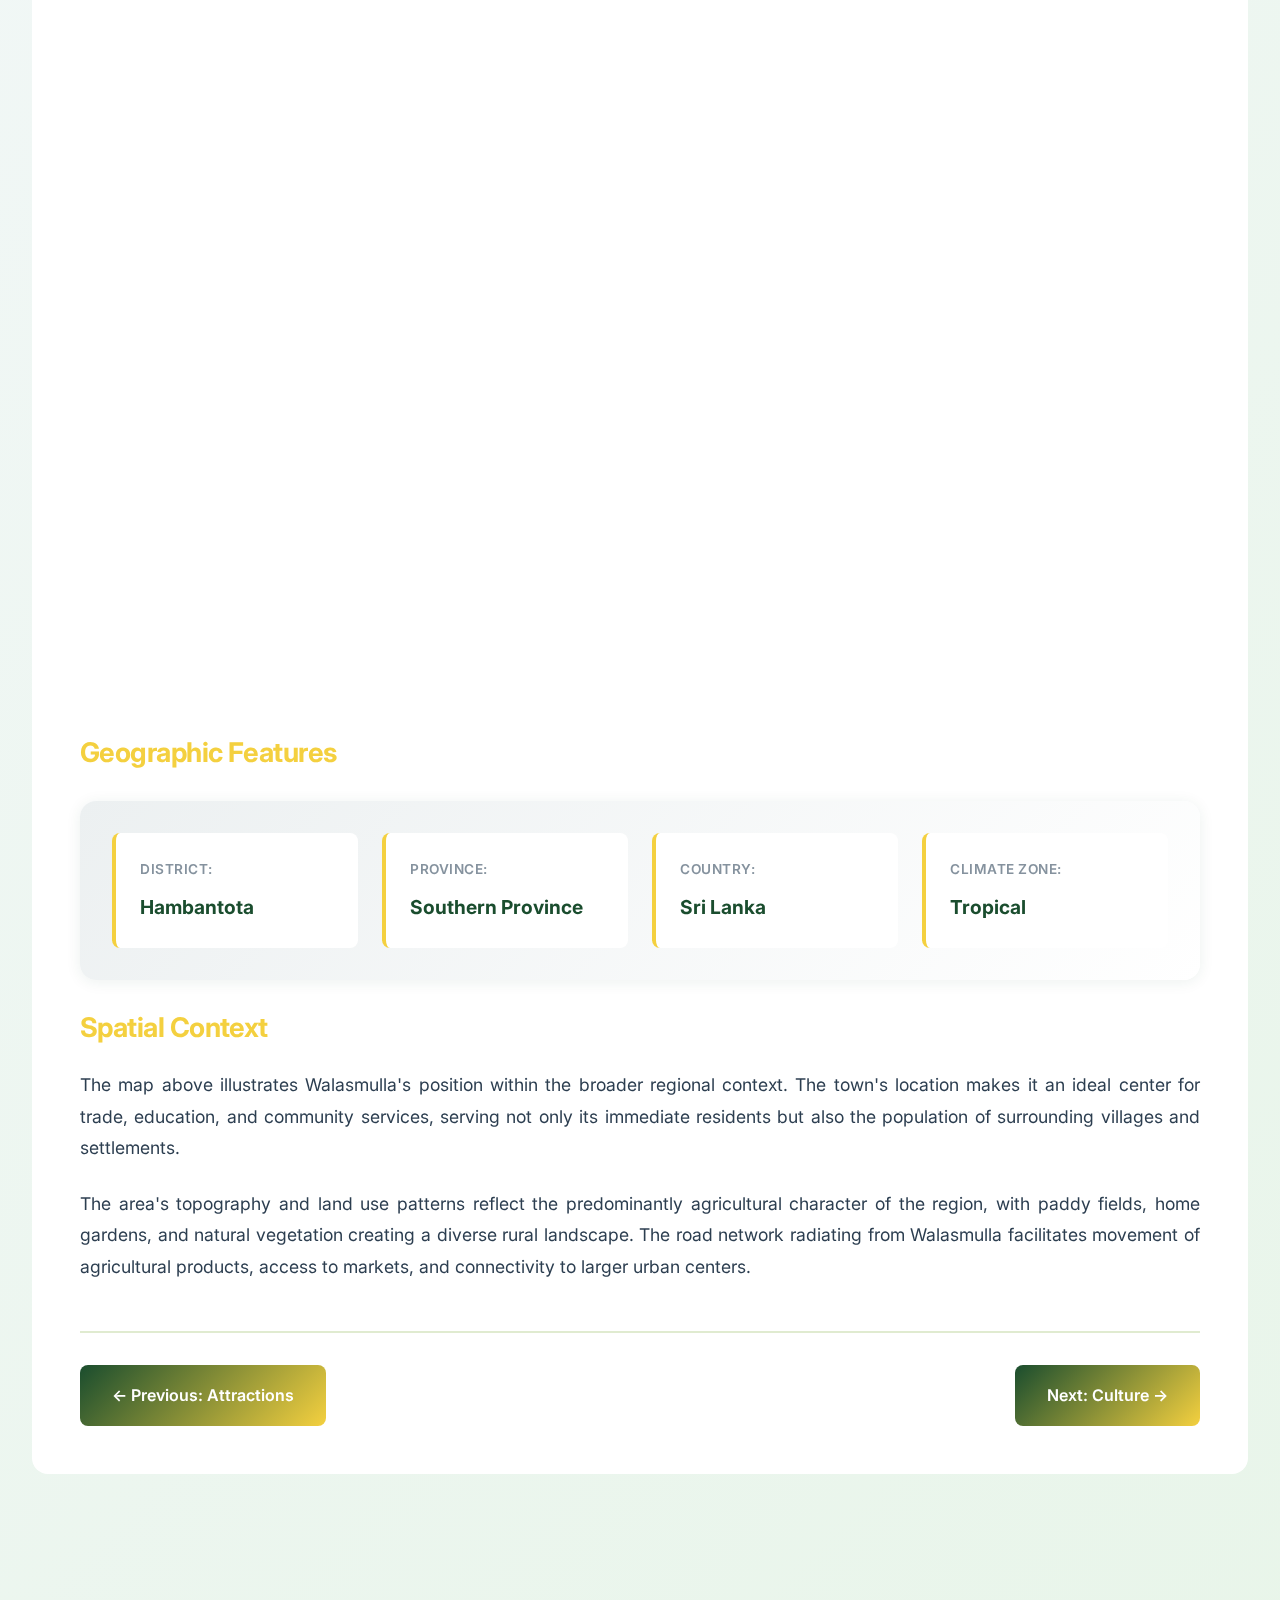
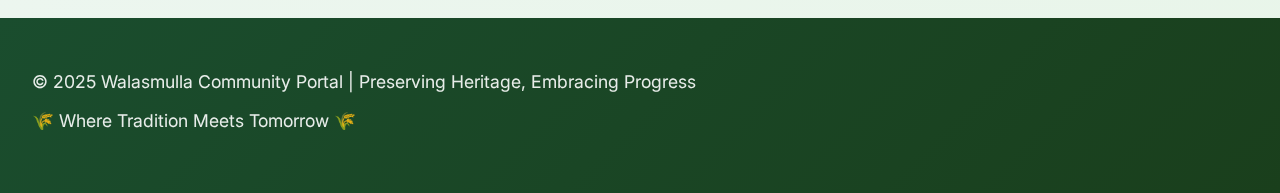
<file: pages/geoportal.html>
<!DOCTYPE html>
<html lang="en">
  <head>
    <meta charset="UTF-8" />
    <meta name="viewport" content="width=device-width, initial-scale=1.0" />
    <title>Geo Portal - Walasmulla</title>
    <link rel="stylesheet" href="../assets/css/styles.css" />
    <link rel="preconnect" href="https://fonts.googleapis.com" />
    <link rel="preconnect" href="https://fonts.gstatic.com" crossorigin />
    <link
      href="https://fonts.googleapis.com/css2?family=Inter:wght@300;400;500;600;700;800&display=swap"
      rel="stylesheet"
    />
    <meta
      name="description"
      content="Explore the geographic location and map of Walasmulla in Hambantota District, Sri Lanka."
    />
  </head>
  <body>
    <header>
      <div class="content">
        <h1>🌾 Walasmulla 🌾</h1>
        <p>A Rural Gem in the Heart of Hambantota District</p>
      </div>
    </header>

    <nav>
      <div class="nav-container">
        <ul>
          <li><a href="../index.html">Home</a></li>
          <li><a href="about.html">About</a></li>
          <li><a href="attractions.html">Attractions</a></li>
          <li><a href="geoportal.html" class="active">Geo Portal</a></li>
          <li><a href="culture.html">Culture</a></li>
          <li><a href="landuse.html">Land & Water</a></li>
          <li><a href="contact.html">Contact</a></li>
        </ul>
      </div>
    </nav>

    <div class="container">
      <main>
        <section>
          <h2>🗺️ Geographic Information Portal</h2>
          
          <p>
            Explore the geographic location and spatial context of Walasmulla within
            the Hambantota District. This portal provides visual representation of
            our town's position and its connections to neighboring areas.
          </p>

          <div class="map-container">
            <img src="../assets/images/map/Screenshot 2025-09-03 at 02.28.19.png" alt="Map of Walasmulla and Surrounding Areas" class="hero-image map-image" />
          </div>

          <div class="highlight">
            <h3>📍 Location Overview</h3>
            <p>
              Walasmulla is strategically located in the Hambantota District of
              Sri Lanka's Southern Province. The town serves as a vital junction
              connecting several neighboring communities through well-maintained
              road networks.
            </p>
          </div>

          <div class="grid">
            <div class="card">
              <h4>🧭 Geographic Position</h4>
              <p>
                Located in the heart of Hambantota District, Walasmulla is
                accessible from multiple directions and serves as a central hub
                for the surrounding rural areas.
              </p>
            </div>
            <div class="card">
              <h4>🏘️ Neighboring Towns</h4>
              <p>
                Surrounded by Beliatta, Kirama, Hakmana, and Weeraketiya,
                Walasmulla maintains strong connections with neighboring
                communities.
              </p>
            </div>
            <div class="card">
              <h4>🛣️ Connectivity</h4>
              <p>
                Well-developed road networks facilitate daily commerce, education,
                and social interaction between Walasmulla and surrounding areas.
              </p>
            </div>
            <div class="card">
              <h4>🌍 Regional Significance</h4>
              <p>
                As part of the Southern Province, Walasmulla plays an important
                role in the region's agricultural and economic activities.
              </p>
            </div>
          </div>

          <h3>Geographic Features</h3>
          
          <div class="geo-info">
            <div class="geo-item">
              <span class="geo-label">District:</span>
              <span class="geo-value">Hambantota</span>
            </div>
            <div class="geo-item">
              <span class="geo-label">Province:</span>
              <span class="geo-value">Southern Province</span>
            </div>
            <div class="geo-item">
              <span class="geo-label">Country:</span>
              <span class="geo-value">Sri Lanka</span>
            </div>
            <div class="geo-item">
              <span class="geo-label">Climate Zone:</span>
              <span class="geo-value">Tropical</span>
            </div>
          </div>

          <h3>Spatial Context</h3>
          <p>
            The map above illustrates Walasmulla's position within the broader
            regional context. The town's location makes it an ideal center for
            trade, education, and community services, serving not only its
            immediate residents but also the population of surrounding villages
            and settlements.
          </p>

          <p>
            The area's topography and land use patterns reflect the predominantly
            agricultural character of the region, with paddy fields, home gardens,
            and natural vegetation creating a diverse rural landscape. The road
            network radiating from Walasmulla facilitates movement of agricultural
            products, access to markets, and connectivity to larger urban centers.
          </p>

          <div class="page-nav">
            <a href="attractions.html" class="prev">← Previous: Attractions</a>
            <a href="culture.html" class="next">Next: Culture →</a>
          </div>
        </section>
      </main>
    </div>

    <footer>
      <div class="content">
        <p>
          &copy; 2025 Walasmulla Community Portal | Preserving Heritage,
          Embracing Progress
        </p>
        <p>🌾 Where Tradition Meets Tomorrow 🌾</p>
      </div>
    </footer>

    <script src="../assets/js/script.js"></script>
  </body>
</html>
</file>
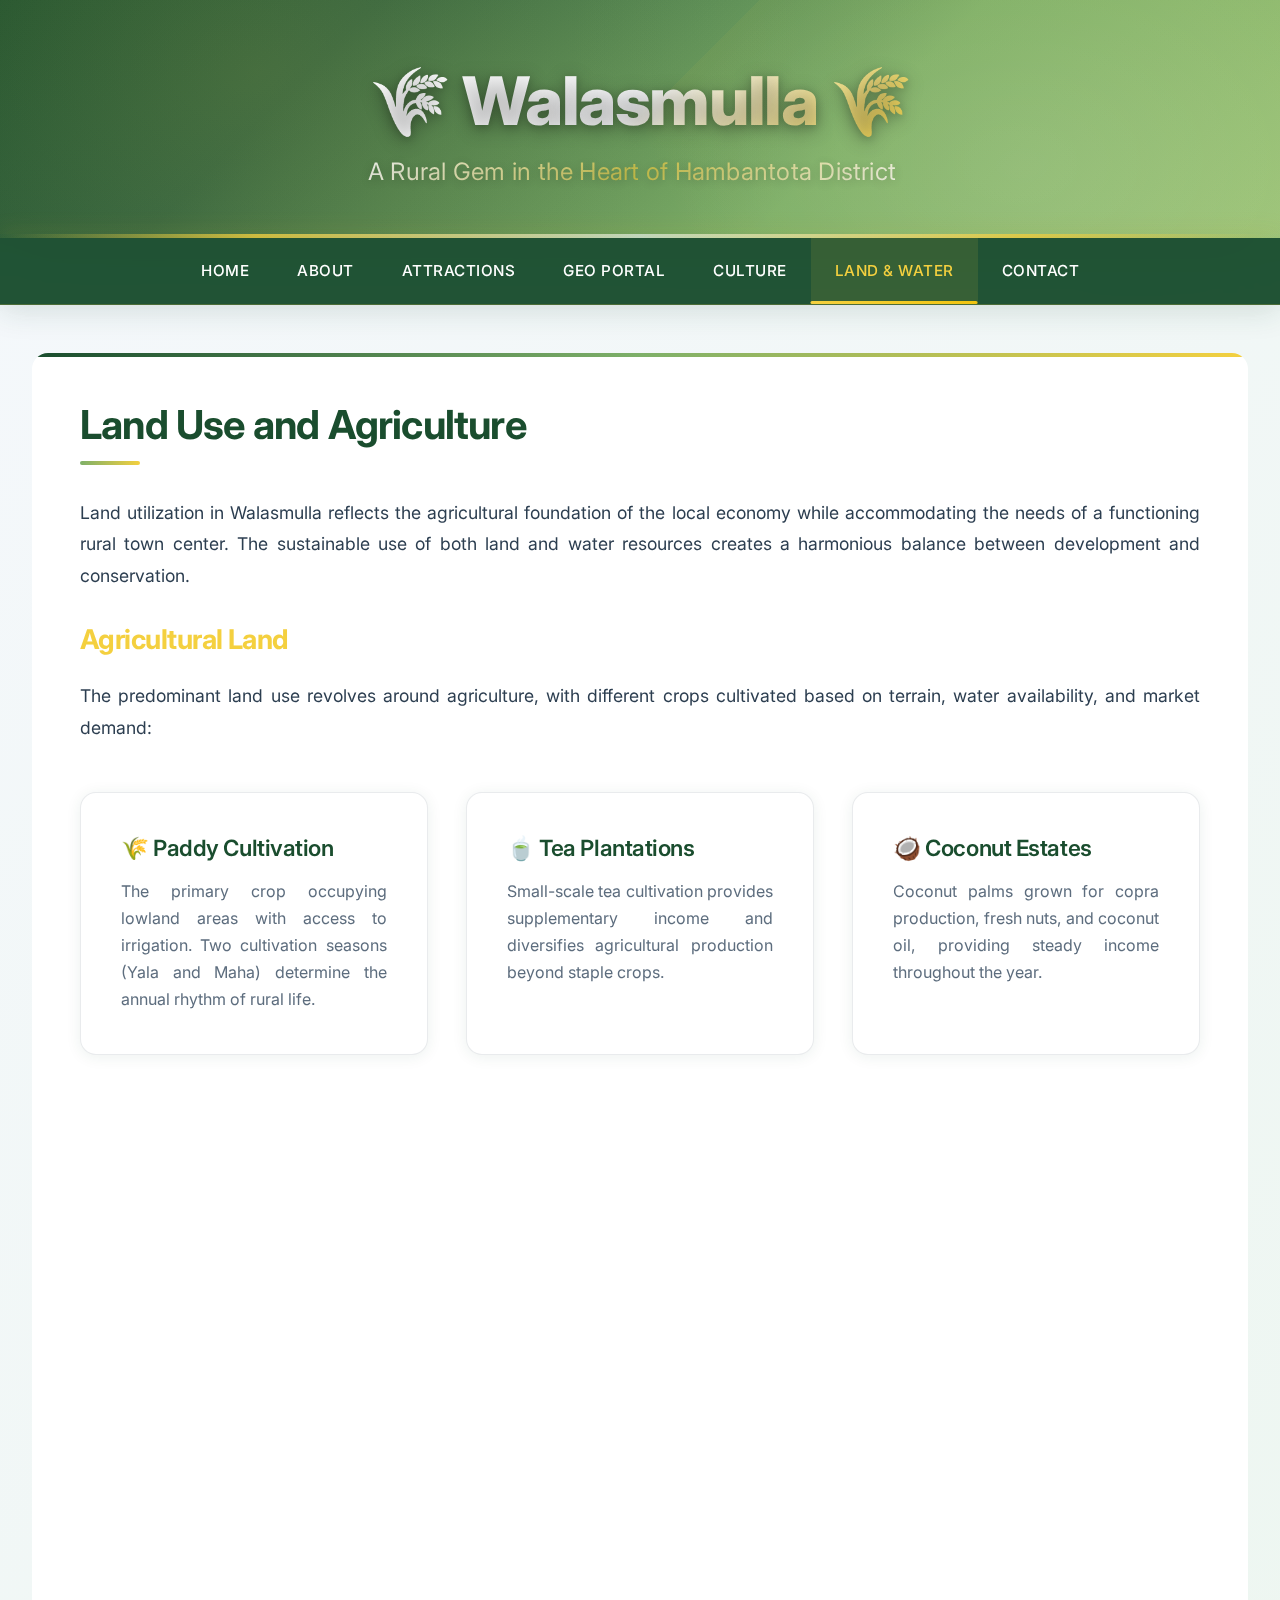
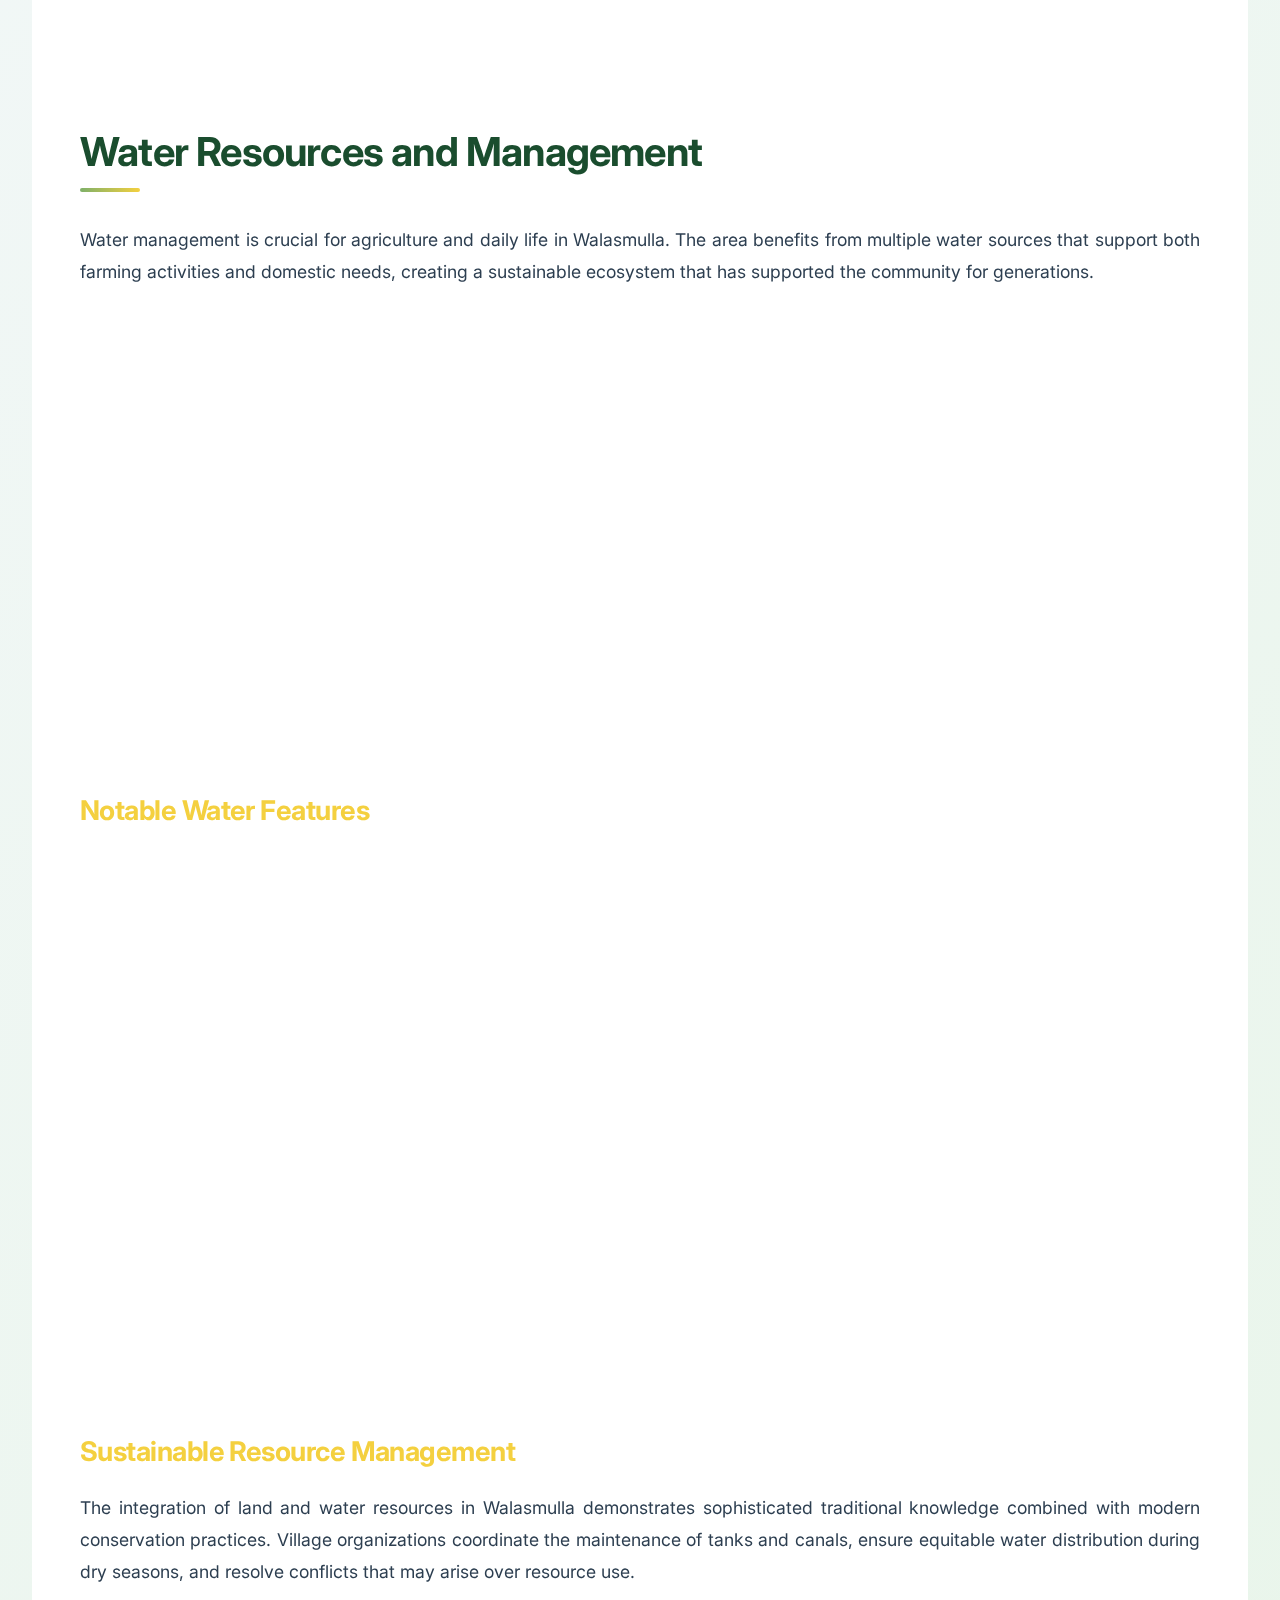
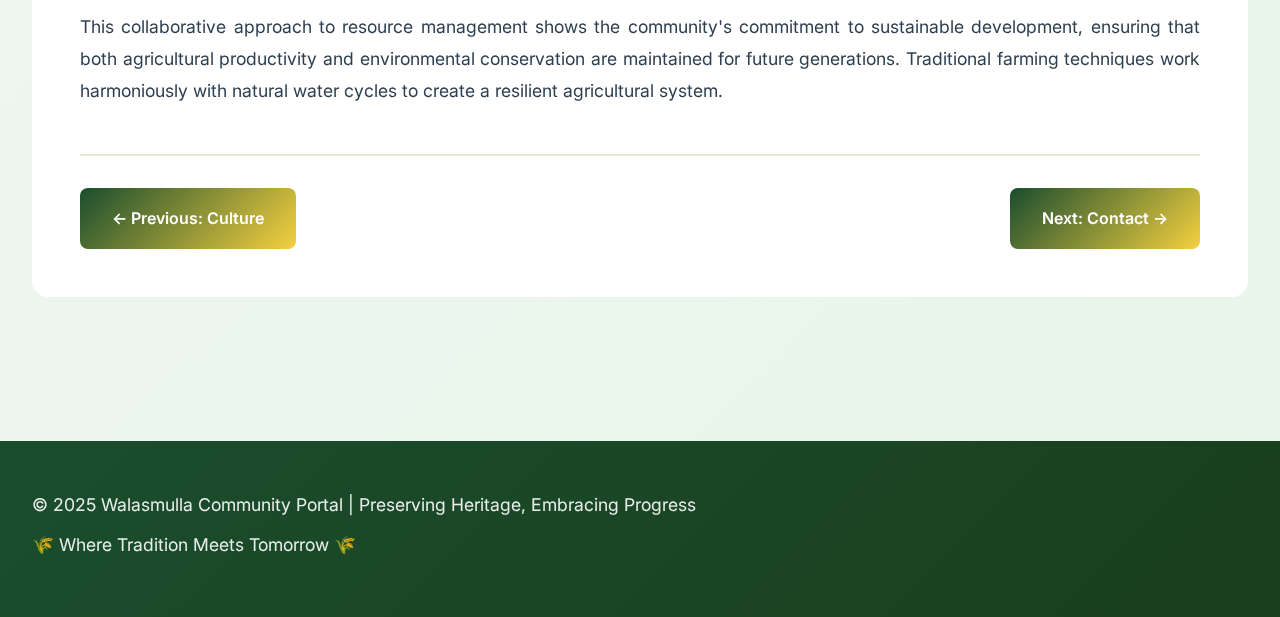
<file: pages/landuse.html>
<!DOCTYPE html>
<html lang="en">
  <head>
    <meta charset="UTF-8" />
    <meta name="viewport" content="width=device-width, initial-scale=1.0" />
    <title>Land & Water - Walasmulla</title>
    <link rel="stylesheet" href="../assets/css/styles.css" />
    <link rel="preconnect" href="https://fonts.googleapis.com" />
    <link rel="preconnect" href="https://fonts.gstatic.com" crossorigin />
    <link
      href="https://fonts.googleapis.com/css2?family=Inter:wght@300;400;500;600;700;800&display=swap"
      rel="stylesheet"
    />
    <meta
      name="description"
      content="Explore the agricultural foundations, land use patterns, and vital water resources that sustain Walasmulla's economy and community life."
    />
  </head>
  <body>
    <header>
      <div class="content">
        <h1>🌾 Walasmulla 🌾</h1>
        <p>A Rural Gem in the Heart of Hambantota District</p>
      </div>
    </header>

    <nav>
      <div class="nav-container">
        <ul>
          <li><a href="../index.html">Home</a></li>
          <li><a href="about.html">About</a></li>
          <li><a href="attractions.html">Attractions</a></li>
          <li><a href="geoportal.html">Geo Portal</a></li>
          <li><a href="culture.html">Culture</a></li>
          <li><a href="landuse.html" class="active">Land & Water</a></li>
          <li><a href="contact.html">Contact</a></li>
        </ul>
      </div>
    </nav>

    <div class="container">
      <main>
        <section>
          <h2>Land Use and Agriculture</h2>
          <p>
            Land utilization in Walasmulla reflects the agricultural foundation
            of the local economy while accommodating the needs of a functioning
            rural town center. The sustainable use of both land and water
            resources creates a harmonious balance between development and
            conservation.
          </p>

          <h3>Agricultural Land</h3>
          <p>
            The predominant land use revolves around agriculture, with different
            crops cultivated based on terrain, water availability, and market
            demand:
          </p>

          <div class="grid">
            <div class="card">
              <h4>🌾 Paddy Cultivation</h4>
              <p>
                The primary crop occupying lowland areas with access to
                irrigation. Two cultivation seasons (Yala and Maha) determine
                the annual rhythm of rural life.
              </p>
            </div>
            <div class="card">
              <h4>🍵 Tea Plantations</h4>
              <p>
                Small-scale tea cultivation provides supplementary income and
                diversifies agricultural production beyond staple crops.
              </p>
            </div>
            <div class="card">
              <h4>🥥 Coconut Estates</h4>
              <p>
                Coconut palms grown for copra production, fresh nuts, and
                coconut oil, providing steady income throughout the year.
              </p>
            </div>
            <div class="card">
              <h4>🌿 Cinnamon Cultivation</h4>
              <p>
                A valuable spice crop that has been cultivated in the region for
                centuries, contributing to export agriculture.
              </p>
            </div>
          </div>

          <div class="highlight">
            <h3>🏘️ Urban and Institutional Development</h3>
            <p>
              The town center features concentrated development including shops,
              government offices, schools, banks, and health facilities. This
              commercial and institutional core serves a wider rural hinterland,
              providing services and goods unavailable in smaller villages.
              Residential areas blend traditional homes with more modern
              constructions, reflecting changing lifestyles while maintaining
              community connections.
            </p>
          </div>

          <h2>Water Resources and Management</h2>
          <p>
            Water management is crucial for agriculture and daily life in
            Walasmulla. The area benefits from multiple water sources that
            support both farming activities and domestic needs, creating a
            sustainable ecosystem that has supported the community for
            generations.
          </p>

          <div class="highlight">
            <h3>💧 Essential Water Resources</h3>
            <ul class="features">
              <li>
                <strong>Village Tanks:</strong> Ancient irrigation reservoirs
                that store rainwater for agricultural use during dry periods,
                also supporting fishing and wildlife.
              </li>
              <li>
                <strong>Natural Streams:</strong> Including Kirama Oya,
                providing perennial water sources for irrigation and domestic
                use.
              </li>
              <li>
                <strong>Wells:</strong> Family and community wells supplying
                drinking water and supporting home gardens.
              </li>
              <li>
                <strong>Irrigation Canals:</strong> Networks distributing water
                from tanks and streams to paddy fields during cultivation
                seasons.
              </li>
            </ul>
          </div>

          <h3>Notable Water Features</h3>
          <div class="grid">
            <div class="card">
              <h4>💧 Bibula Springs</h4>
              <p>
                Natural springs providing clean water and supporting local
                ecosystems throughout the year with consistent flow.
              </p>
            </div>
            <div class="card">
              <h4>🌊 Muruthawela Waterways</h4>
              <p>
                Stream systems connected to the Firefox Bridge, important for
                irrigation and maintaining regional biodiversity.
              </p>
            </div>
            <div class="card">
              <h4>🏞️ Kirama Oya</h4>
              <p>
                A significant river flowing through the region, serving multiple
                villages with essential irrigation water.
              </p>
            </div>
            <div class="card">
              <h4>💦 Sapugahadola Alla</h4>
              <p>
                A scenic waterfall that adds natural beauty while contributing
                to the comprehensive local water system.
              </p>
            </div>
          </div>

          <h3>Sustainable Resource Management</h3>
          <p>
            The integration of land and water resources in Walasmulla
            demonstrates sophisticated traditional knowledge combined with
            modern conservation practices. Village organizations coordinate the
            maintenance of tanks and canals, ensure equitable water distribution
            during dry seasons, and resolve conflicts that may arise over
            resource use.
          </p>

          <p>
            This collaborative approach to resource management shows the
            community's commitment to sustainable development, ensuring that
            both agricultural productivity and environmental conservation are
            maintained for future generations. Traditional farming techniques
            work harmoniously with natural water cycles to create a resilient
            agricultural system.
          </p>

          <div class="page-nav">
            <a href="culture.html" class="prev">← Previous: Culture</a>
            <a href="contact.html" class="next">Next: Contact →</a>
          </div>
        </section>
      </main>
    </div>

    <footer>
      <div class="content">
        <p>
          &copy; 2025 Walasmulla Community Portal | Preserving Heritage,
          Embracing Progress
        </p>
        <p>🌾 Where Tradition Meets Tomorrow 🌾</p>
      </div>
    </footer>

    <script src="../assets/js/script.js"></script>
  </body>
</html>
</file>
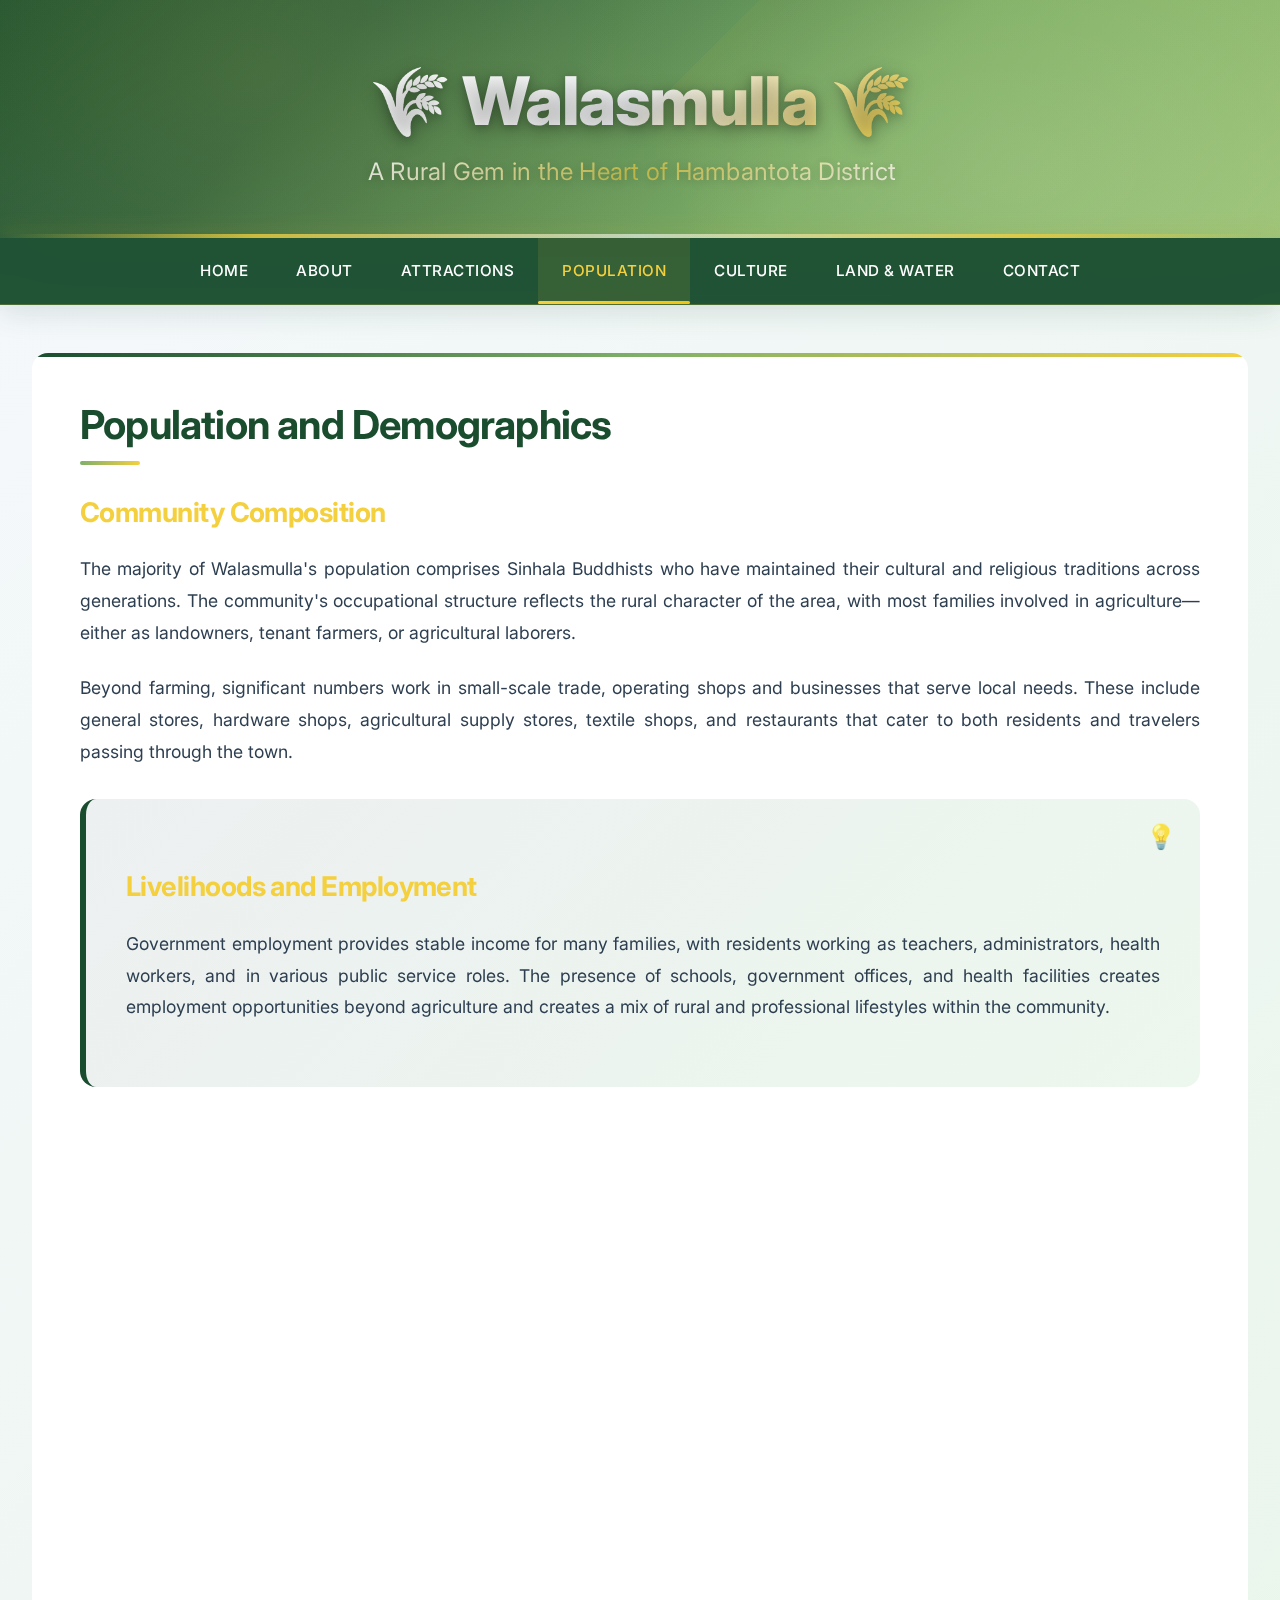
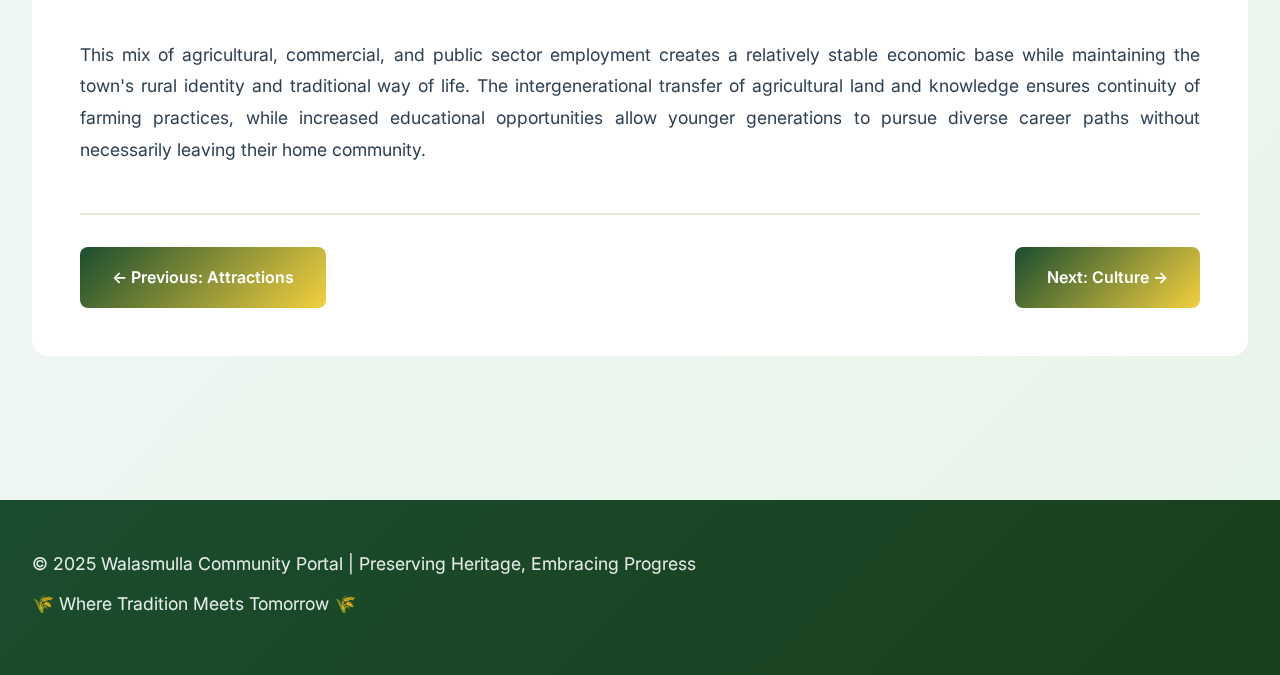
<file: pages/population.html>
<!DOCTYPE html>
<html lang="en">
  <head>
    <meta charset="UTF-8" />
    <meta name="viewport" content="width=device-width, initial-scale=1.0" />
    <title>Population - Walasmulla</title>
    <link rel="stylesheet" href="../assets/css/styles.css" />
    <link rel="preconnect" href="https://fonts.googleapis.com" />
    <link rel="preconnect" href="https://fonts.gstatic.com" crossorigin />
    <link
      href="https://fonts.googleapis.com/css2?family=Inter:wght@300;400;500;600;700;800&display=swap"
      rel="stylesheet"
    />
    <meta
      name="description"
      content="Learn about the demographics, community composition, and livelihoods in Walasmulla."
    />
  </head>
  <body>
    <header>
      <div class="content">
        <h1>🌾 Walasmulla 🌾</h1>
        <p>A Rural Gem in the Heart of Hambantota District</p>
      </div>
    </header>

    <nav>
      <div class="nav-container">
        <ul>
          <li><a href="../index.html">Home</a></li>
          <li><a href="about.html">About</a></li>
          <li><a href="attractions.html">Attractions</a></li>
          <li><a href="population.html" class="active">Population</a></li>
          <li><a href="culture.html">Culture</a></li>
          <li><a href="landuse.html">Land & Water</a></li>
          <li><a href="contact.html">Contact</a></li>
        </ul>
      </div>
    </nav>

    <div class="container">
      <main>
        <section>
          <h2>Population and Demographics</h2>

          <h3>Community Composition</h3>
          <p>
            The majority of Walasmulla's population comprises Sinhala Buddhists
            who have maintained their cultural and religious traditions across
            generations. The community's occupational structure reflects the
            rural character of the area, with most families involved in
            agriculture—either as landowners, tenant farmers, or agricultural
            laborers.
          </p>

          <p>
            Beyond farming, significant numbers work in small-scale trade,
            operating shops and businesses that serve local needs. These include
            general stores, hardware shops, agricultural supply stores, textile
            shops, and restaurants that cater to both residents and travelers
            passing through the town.
          </p>

          <div class="highlight">
            <h3>Livelihoods and Employment</h3>
            <p>
              Government employment provides stable income for many families,
              with residents working as teachers, administrators, health
              workers, and in various public service roles. The presence of
              schools, government offices, and health facilities creates
              employment opportunities beyond agriculture and creates a mix of
              rural and professional lifestyles within the community.
            </p>
          </div>

          <div class="grid">
            <div class="card">
              <h4>👨‍🌾 Agriculture</h4>
              <p>
                Majority of families involved in farming as landowners, tenant
                farmers, or agricultural laborers.
              </p>
            </div>
            <div class="card">
              <h4>🏪 Small Business</h4>
              <p>
                Local entrepreneurs running shops, restaurants, and service
                businesses serving the community.
              </p>
            </div>
            <div class="card">
              <h4>🎓 Public Service</h4>
              <p>
                Teachers, government officials, and health workers providing
                essential community services.
              </p>
            </div>
            <div class="card">
              <h4>🏘️ Community Life</h4>
              <p>
                Strong Buddhist traditions and community bonds that unite
                families across generations.
              </p>
            </div>
          </div>

          <p>
            This mix of agricultural, commercial, and public sector employment
            creates a relatively stable economic base while maintaining the
            town's rural identity and traditional way of life. The
            intergenerational transfer of agricultural land and knowledge
            ensures continuity of farming practices, while increased educational
            opportunities allow younger generations to pursue diverse career
            paths without necessarily leaving their home community.
          </p>

          <div class="page-nav">
            <a href="attractions.html" class="prev">← Previous: Attractions</a>
            <a href="culture.html" class="next">Next: Culture →</a>
          </div>
        </section>
      </main>
    </div>

    <footer>
      <div class="content">
        <p>
          &copy; 2025 Walasmulla Community Portal | Preserving Heritage,
          Embracing Progress
        </p>
        <p>🌾 Where Tradition Meets Tomorrow 🌾</p>
      </div>
    </footer>

    <script src="../assets/js/script.js"></script>
  </body>
</html>
</file>
<file: assets/css/styles.css>
/* Elegant Modern CSS Reset and Base Styles */
* {
  margin: 0;
  padding: 0;
  box-sizing: border-box;
}

:root {
  /* Premium Color Palette */
  --primary-color: #1a4d2e;
  --primary-light: #2d5f3f;
  --secondary-color: #7eb069;
  --secondary-light: #9bc47a;
  --accent-color: #f4d03f;
  --accent-dark: #f1c40f;

  /* Neutral Colors */
  --background-gradient: linear-gradient(135deg, #f5f8fc 0%, #e8f5e9 100%);
  --text-color: #2c3e50;
  --text-light: #5d6d7e;
  --text-muted: #85929e;
  --white: #ffffff;
  --light-gray: #ecf0f1;
  --border-color: rgba(44, 62, 80, 0.1);

  /* Premium Shadows */
  --shadow-subtle: 0 2px 15px rgba(26, 77, 46, 0.08);
  --shadow-medium: 0 8px 30px rgba(26, 77, 46, 0.12);
  --shadow-heavy: 0 20px 60px rgba(26, 77, 46, 0.15);
  --shadow-inset: inset 0 2px 4px rgba(0, 0, 0, 0.06);

  /* Modern Radius */
  --border-radius: 16px;
  --border-radius-large: 24px;
  --border-radius-small: 8px;

  /* Smooth Transitions */
  --transition-fast: all 0.2s cubic-bezier(0.4, 0, 0.2, 1);
  --transition-medium: all 0.3s cubic-bezier(0.4, 0, 0.2, 1);
  --transition-slow: all 0.5s cubic-bezier(0.4, 0, 0.2, 1);

  /* Layout */
  --max-width: 1400px;
  --container-padding: clamp(1rem, 5vw, 3rem);
}

/* Premium Typography */
body {
  font-family: "Inter", "Segoe UI", "Roboto", system-ui, -apple-system,
    sans-serif;
  line-height: 1.8;
  color: var(--text-color);
  background: var(--background-gradient);
  min-height: 100vh;
  font-size: clamp(14px, 2.5vw, 16px);
  font-weight: 400;
  -webkit-font-smoothing: antialiased;
  -moz-osx-font-smoothing: grayscale;
  text-rendering: optimizeLegibility;
}

/* Premium Animations */
@keyframes fadeInUp {
  from {
    opacity: 0;
    transform: translateY(40px) scale(0.98);
  }
  to {
    opacity: 1;
    transform: translateY(0) scale(1);
  }
}

@keyframes slideInLeft {
  from {
    opacity: 0;
    transform: translateX(-40px) rotateY(-5deg);
  }
  to {
    opacity: 1;
    transform: translateX(0) rotateY(0deg);
  }
}

@keyframes float {
  0%,
  100% {
    transform: translateY(0px) rotate(0deg);
  }
  50% {
    transform: translateY(-12px) rotate(1deg);
  }
}

@keyframes shimmer {
  0% {
    background-position: -200% center;
  }
  100% {
    background-position: 200% center;
  }
}

@keyframes pulse {
  0%,
  100% {
    opacity: 1;
  }
  50% {
    opacity: 0.7;
  }
}

@keyframes slideInRight {
  from {
    opacity: 0;
    transform: translateX(40px);
  }
  to {
    opacity: 1;
    transform: translateX(0);
  }
}

/* Ultra-Modern Elegant Header Design */
header {
  background: linear-gradient(
    135deg,
    var(--primary-color) 0%,
    var(--primary-light) 25%,
    var(--secondary-color) 65%,
    var(--secondary-light) 100%
  );
  color: var(--white);
  padding: clamp(2.5rem, 6vw, 4rem) var(--container-padding)
    clamp(2rem, 4vw, 3rem);
  text-align: center;
  position: relative;
  overflow: hidden;
  box-shadow: var(--shadow-heavy), 0 0 60px rgba(26, 77, 46, 0.2);
  display: flex;
  align-items: center;
  justify-content: center;
}

/* Sophisticated Background Patterns */
header::before {
  content: "";
  position: absolute;
  top: 0;
  left: 0;
  right: 0;
  bottom: 0;
  background: radial-gradient(
      ellipse 800px 600px at 20% 30%,
      rgba(244, 208, 63, 0.12) 0%,
      transparent 70%
    ),
    radial-gradient(
      ellipse 600px 400px at 80% 70%,
      rgba(255, 255, 255, 0.08) 0%,
      transparent 60%
    ),
    radial-gradient(
      ellipse 400px 300px at 60% 20%,
      rgba(126, 176, 105, 0.1) 0%,
      transparent 50%
    ),
    conic-gradient(
      from 45deg at 50% 50%,
      rgba(244, 208, 63, 0.05) 0deg,
      transparent 120deg,
      rgba(126, 176, 105, 0.05) 240deg,
      transparent 360deg
    );
  animation: floatingBackground 20s ease-in-out infinite;
}

/* Elegant Bottom Accent */
header::after {
  content: "";
  position: absolute;
  bottom: 0;
  left: 0;
  right: 0;
  height: 4px;
  background: linear-gradient(
    90deg,
    transparent 0%,
    rgba(244, 208, 63, 0.8) 20%,
    rgba(255, 255, 255, 0.6) 50%,
    rgba(244, 208, 63, 0.8) 80%,
    transparent 100%
  );
  box-shadow: 0 -1px 20px rgba(244, 208, 63, 0.3);
}

header .content {
  position: relative;
  z-index: 1;
  animation: luxuryFadeIn 1.2s cubic-bezier(0.16, 1, 0.3, 1);
  max-width: 700px;
  margin: 0 auto;
}

/* Luxury Typography for Title */
header h1 {
  font-size: clamp(2.5rem, 6vw, 4.2rem);
  font-weight: 800;
  margin-bottom: 1rem;
  letter-spacing: -0.02em;
  line-height: 1.1;
  position: relative;
  background: linear-gradient(
    135deg,
    #ffffff 0%,
    #f8f9fa 25%,
    rgba(244, 208, 63, 0.9) 50%,
    #ffffff 75%,
    #f0f0f0 100%
  );
  background-size: 200% 200%;
  -webkit-background-clip: text;
  -webkit-text-fill-color: transparent;
  background-clip: text;
  animation: luxuryShimmer 4s ease-in-out infinite;
  text-shadow: 0 4px 20px rgba(0, 0, 0, 0.3);
  filter: drop-shadow(0 2px 4px rgba(0, 0, 0, 0.2));
}

/* Premium Subtitle */
header p {
  font-size: clamp(1.1rem, 2.8vw, 1.5rem);
  opacity: 0.95;
  font-weight: 400;
  max-width: 600px;
  margin: 0 auto;
  line-height: 1.5;
  text-shadow: 0 2px 12px rgba(0, 0, 0, 0.25);
  letter-spacing: 0.01em;
  background: linear-gradient(
    135deg,
    rgba(255, 255, 255, 0.95) 0%,
    rgba(244, 208, 63, 0.7) 50%,
    rgba(255, 255, 255, 0.95) 100%
  );
  -webkit-background-clip: text;
  -webkit-text-fill-color: transparent;
  background-clip: text;
}

/* Advanced Animations */
@keyframes luxuryFadeIn {
  0% {
    opacity: 0;
    transform: translateY(30px) scale(0.95);
    filter: blur(4px);
  }
  100% {
    opacity: 1;
    transform: translateY(0) scale(1);
    filter: blur(0px);
  }
}

@keyframes luxuryShimmer {
  0%,
  100% {
    background-position: 0% 50%;
  }
  50% {
    background-position: 100% 50%;
  }
}

@keyframes floatingBackground {
  0%,
  100% {
    transform: scale(1) rotate(0deg);
    opacity: 1;
  }
  33% {
    transform: scale(1.05) rotate(1deg);
    opacity: 0.8;
  }
  66% {
    transform: scale(0.95) rotate(-1deg);
    opacity: 1.2;
  }
}

/* Premium Navigation */
nav {
  background: rgba(26, 77, 46, 0.97);
  backdrop-filter: blur(20px) saturate(180%);
  padding: 0;
  position: sticky;
  top: 0;
  z-index: 1000;
  box-shadow: var(--shadow-medium);
  border-bottom: 1px solid rgba(244, 208, 63, 0.2);
}

nav .nav-container {
  max-width: var(--max-width);
  margin: 0 auto;
  display: flex;
  justify-content: center;
  align-items: center;
  padding: 0 var(--container-padding);
}

nav ul {
  list-style: none;
  display: flex;
  justify-content: center;
  align-items: center;
  gap: 0;
  margin: 0;
  padding: 0;
}

nav li {
  position: relative;
}

nav a,
nav button {
  display: flex;
  align-items: center;
  background: transparent;
  color: var(--white);
  text-decoration: none;
  border: none;
  padding: 1.2rem clamp(0.8rem, 2vw, 1.5rem);
  cursor: pointer;
  font-size: clamp(0.85rem, 2vw, 0.95rem);
  font-weight: 500;
  transition: var(--transition-medium);
  position: relative;
  white-space: nowrap;
  text-transform: uppercase;
  letter-spacing: 0.5px;
}

nav a::before,
nav button::before {
  content: "";
  position: absolute;
  bottom: 0;
  left: 50%;
  width: 0;
  height: 3px;
  background: linear-gradient(90deg, var(--accent-color), var(--accent-dark));
  transition: var(--transition-medium);
  transform: translateX(-50%);
  border-radius: 2px;
}

nav a::after,
nav button::after {
  content: "";
  position: absolute;
  top: 0;
  left: 0;
  right: 0;
  bottom: 0;
  background: linear-gradient(
    135deg,
    rgba(244, 208, 63, 0.1),
    rgba(126, 176, 105, 0.1)
  );
  opacity: 0;
  transition: var(--transition-medium);
}

nav a:hover::before,
nav button:hover::before {
  width: 100%;
}

nav a:hover::after,
nav button:hover::after {
  opacity: 1;
}

nav a:hover,
nav button:hover {
  color: var(--accent-color);
  transform: translateY(-2px);
}

nav a.active,
nav button.active {
  color: var(--accent-color);
  background: rgba(244, 208, 63, 0.1);
}

nav a.active::before,
nav button.active::before {
  width: 100%;
}

/* Container and Layout */
.container {
  max-width: var(--max-width);
  margin: 0 auto;
  padding: 3rem 2rem;
  min-height: calc(100vh - 400px);
}

main {
  animation: fadeInUp 0.8s ease-out;
}

/* Enhanced Sections */
section {
  background: var(--white);
  padding: 3rem;
  border-radius: var(--border-radius);
  box-shadow: var(--shadow-light);
  margin-bottom: 2rem;
  position: relative;
  overflow: hidden;
}

section::before {
  content: "";
  position: absolute;
  top: 0;
  left: 0;
  width: 100%;
  height: 4px;
  background: linear-gradient(
    90deg,
    var(--primary-color),
    var(--secondary-color),
    var(--accent-color)
  );
}

/* Typography Enhancements */
h1,
h2,
h3,
h4,
h5,
h6 {
  font-weight: 700;
  letter-spacing: -0.02em;
  line-height: 1.2;
}

h2 {
  color: var(--primary-color);
  font-size: clamp(1.8rem, 4vw, 2.5rem);
  margin-bottom: 2rem;
  position: relative;
  padding-bottom: 1rem;
}

h2::after {
  content: "";
  position: absolute;
  bottom: 0;
  left: 0;
  width: 60px;
  height: 4px;
  background: linear-gradient(
    90deg,
    var(--secondary-color),
    var(--accent-color)
  );
  border-radius: 2px;
}

h3 {
  color: var(--accent-color);
  font-size: clamp(1.3rem, 3vw, 1.7rem);
  margin: 2rem 0 1.5rem 0;
}

h4 {
  color: var(--primary-color);
  font-size: 1.3rem;
  margin-bottom: 1rem;
}

p {
  margin-bottom: 1.5rem;
  text-align: justify;
  font-size: 1.1rem;
  line-height: 1.8;
}

/* Premium Grid and Card System */
.grid {
  display: grid;
  grid-template-columns: repeat(auto-fit, minmax(min(320px, 100%), 1fr));
  gap: clamp(1.5rem, 3vw, 2.5rem);
  margin: clamp(2rem, 4vw, 3rem) 0;
}

.card {
  background: var(--white);
  padding: clamp(1.5rem, 4vw, 2.5rem);
  border-radius: var(--border-radius);
  border: 1px solid var(--border-color);
  transition: var(--transition-medium);
  position: relative;
  overflow: hidden;
  box-shadow: var(--shadow-subtle);
}

.card::before {
  content: "";
  position: absolute;
  top: 0;
  left: 0;
  right: 0;
  height: 4px;
  background: linear-gradient(
    90deg,
    var(--primary-color) 0%,
    var(--secondary-color) 50%,
    var(--accent-color) 100%
  );
  transform: translateX(-100%);
  transition: var(--transition-medium);
}

.card::after {
  content: "";
  position: absolute;
  top: 0;
  left: 0;
  right: 0;
  bottom: 0;
  background: linear-gradient(
    135deg,
    rgba(26, 77, 46, 0.02) 0%,
    rgba(126, 176, 105, 0.04) 50%,
    rgba(244, 208, 63, 0.02) 100%
  );
  opacity: 0;
  transition: var(--transition-medium);
  pointer-events: none;
}

.card:hover {
  transform: translateY(-12px) scale(1.02);
  box-shadow: var(--shadow-heavy);
  border-color: var(--secondary-color);
}

.card:hover::before {
  transform: translateX(0);
}

.card:hover::after {
  opacity: 1;
}

.card h4 {
  color: var(--primary-color);
  margin-bottom: 1rem;
  font-size: clamp(1.2rem, 3vw, 1.4rem);
  font-weight: 600;
  display: flex;
  align-items: center;
  gap: 0.75rem;
  line-height: 1.3;
}

.card h4::first-letter {
  font-size: 1.2em;
}

.card p {
  color: var(--text-light);
  font-size: clamp(0.9rem, 2.5vw, 1rem);
  line-height: 1.7;
  margin-bottom: 0;
}

/* Enhanced Highlight Boxes */
.highlight {
  background: linear-gradient(
    135deg,
    var(--light-gray) 0%,
    rgba(232, 245, 233, 0.8) 100%
  );
  padding: 2.5rem;
  border-radius: var(--border-radius);
  margin: 2rem 0;
  border-left: 6px solid var(--primary-color);
  position: relative;
  box-shadow: var(--shadow-light);
}

.highlight::before {
  content: "💡";
  position: absolute;
  top: 1rem;
  right: 1.5rem;
  font-size: 1.5rem;
  opacity: 0.7;
}

/* Enhanced Lists */
ul.features {
  list-style: none;
  padding-left: 0;
}

ul.features li {
  padding: 1rem 0 1rem 2.5rem;
  position: relative;
  border-bottom: 1px solid rgba(151, 188, 98, 0.2);
  transition: var(--transition);
}

ul.features li:last-child {
  border-bottom: none;
}

ul.features li:hover {
  background: rgba(151, 188, 98, 0.1);
  padding-left: 3rem;
}

ul.features li:before {
  content: "🌾";
  position: absolute;
  left: 0;
  top: 1rem;
  font-size: 1.2rem;
  animation: float 3s ease-in-out infinite;
}

/* Hero Statistics */
.hero-stats {
  display: grid;
  grid-template-columns: repeat(auto-fit, minmax(200px, 1fr));
  gap: 2rem;
  margin: 3rem 0;
  padding: 2rem;
  background: linear-gradient(
    135deg,
    rgba(255, 255, 255, 0.9) 0%,
    rgba(248, 249, 250, 0.9) 100%
  );
  border-radius: var(--border-radius);
  box-shadow: var(--shadow-light);
}

.stat {
  text-align: center;
  padding: 1.5rem;
  background: var(--white);
  border-radius: var(--border-radius-small);
  transition: var(--transition);
  border: 2px solid transparent;
}

.stat:hover {
  transform: translateY(-5px);
  border-color: var(--secondary-color);
  box-shadow: var(--shadow-medium);
}

.stat-number {
  font-size: 3rem;
  font-weight: 800;
  color: var(--primary-color);
  display: block;
  margin-bottom: 0.5rem;
  background: linear-gradient(
    135deg,
    var(--primary-color),
    var(--secondary-color)
  );
  -webkit-background-clip: text;
  -webkit-text-fill-color: transparent;
  background-clip: text;
}

.stat-label {
  color: var(--text-light);
  font-size: 1rem;
  font-weight: 500;
  text-transform: uppercase;
  letter-spacing: 0.5px;
}

/* Enhanced Navigation Buttons */
.page-nav {
  display: flex;
  justify-content: space-between;
  align-items: center;
  margin-top: 3rem;
  padding-top: 2rem;
  border-top: 2px solid rgba(151, 188, 98, 0.3);
  gap: 1rem;
}

.page-nav a,
.page-nav button {
  background: linear-gradient(
    135deg,
    var(--primary-color) 0%,
    var(--accent-color) 100%
  );
  color: var(--white);
  border: none;
  padding: 1rem 2rem;
  border-radius: var(--border-radius-small);
  cursor: pointer;
  font-size: 1rem;
  font-weight: 600;
  text-decoration: none;
  transition: var(--transition);
  display: flex;
  align-items: center;
  gap: 0.5rem;
  position: relative;
  overflow: hidden;
  min-width: 150px;
  justify-content: center;
}

.page-nav a::before,
.page-nav button::before {
  content: "";
  position: absolute;
  top: 0;
  left: -100%;
  width: 100%;
  height: 100%;
  background: linear-gradient(
    90deg,
    transparent,
    rgba(255, 255, 255, 0.3),
    transparent
  );
  transition: var(--transition);
}

.page-nav a:hover::before,
.page-nav button:hover::before {
  left: 100%;
}

.page-nav a:hover,
.page-nav button:hover {
  transform: translateY(-3px);
  box-shadow: var(--shadow-medium);
}

.page-nav .prev:hover {
  transform: translateY(-3px) translateX(-3px);
}

.page-nav .next:hover {
  transform: translateY(-3px) translateX(3px);
}

/* Modern Footer */
footer {
  background: linear-gradient(135deg, var(--primary-color) 0%, #1a3f1c 100%);
  color: var(--white);
  text-align: center;
  padding: 3rem 2rem;
  margin-top: 4rem;
  position: relative;
  overflow: hidden;
}

footer::before {
  content: "";
  position: absolute;
  top: 0;
  left: 0;
  right: 0;
  bottom: 0;
  background: url('data:image/svg+xml,<svg xmlns="http://www.w3.org/2000/svg" viewBox="0 0 100 20"><defs><pattern id="grain" width="100" height="100" patternUnits="userSpaceOnUse"><circle cx="25" cy="25" r="1" fill="white" opacity="0.05"/><circle cx="75" cy="75" r="1" fill="white" opacity="0.05"/></pattern></defs><rect width="100" height="20" fill="url(%23grain)"/></svg>');
}

footer .content {
  position: relative;
  z-index: 1;
}

footer p {
  margin-bottom: 0.5rem;
  opacity: 0.9;
}

/* Advanced Responsive Design */
@media (max-width: 1024px) {
  nav ul {
    gap: 0;
  }

  nav a,
  nav button {
    padding: 1rem clamp(0.6rem, 1.5vw, 1.2rem);
    font-size: clamp(0.8rem, 1.8vw, 0.9rem);
  }
}

@media (max-width: 768px) {
  :root {
    --container-padding: 1.5rem;
  }

  nav .nav-container {
    position: relative;
    justify-content: space-between;
    align-items: center;
    flex-direction: row;
  }

  .mobile-menu-toggle {
    display: flex !important;
    align-items: center;
    justify-content: center;
    background: transparent;
    color: var(--white);
    border: 2px solid rgba(244, 208, 63, 0.5);
    padding: 0.8rem;
    border-radius: var(--border-radius-small);
    cursor: pointer;
    font-size: 1.2rem;
    transition: var(--transition-medium);
    z-index: 1001;
    width: 48px;
    height: 48px;
    order: 2;
  }

  .mobile-menu-toggle:hover {
    background: rgba(244, 208, 63, 0.2);
    border-color: var(--accent-color);
  }

  nav ul {
    position: absolute;
    top: 100%;
    left: 0;
    right: 0;
    background: rgba(26, 77, 46, 0.98);
    backdrop-filter: blur(20px);
    flex-direction: column;
    padding: 1rem 0;
    transform: translateY(-20px);
    opacity: 0;
    visibility: hidden;
    transition: var(--transition-medium);
    box-shadow: var(--shadow-heavy);
    border-radius: 0 0 var(--border-radius) var(--border-radius);
    z-index: 1000;
    order: 3;
    width: 100%;
  }

  nav ul.mobile-open {
    transform: translateY(0);
    opacity: 1;
    visibility: visible;
  }

  nav li {
    margin: 0.3rem 0;
  }

  nav a,
  nav button {
    padding: 1rem 1.5rem;
    font-size: 0.9rem;
    text-align: left;
    border-radius: 0;
    margin: 0;
    width: 100%;
    justify-content: flex-start;
  }

  nav a::before,
  nav button::before {
    display: none;
  }

  nav a:hover,
  nav button:hover {
    background: rgba(244, 208, 63, 0.1);
    transform: translateX(10px);
  }

  .grid {
    grid-template-columns: 1fr;
    gap: 1.5rem;
  }

  .hero-stats {
    grid-template-columns: repeat(auto-fit, minmax(140px, 1fr));
    gap: 1rem;
    padding: 1.5rem;
  }

  .page-nav {
    flex-direction: column;
    gap: 1rem;
    align-items: stretch;
  }

  .page-nav a,
  .page-nav button {
    width: 100%;
    text-align: center;
    justify-content: center;
  }

  .card {
    padding: 1.8rem;
  }

  .highlight {
    padding: 2rem 1.5rem;
  }
}

@media (max-width: 480px) {
  :root {
    --container-padding: 1rem;
  }

  nav ul {
    gap: 0.3rem;
  }

  nav a,
  nav button {
    padding: 0.7rem 0.8rem;
    font-size: 0.8rem;
    letter-spacing: 0.3px;
  }

  .card {
    padding: 1.5rem;
  }

  .highlight {
    padding: 1.5rem 1rem;
  }

  .stat-number {
    font-size: clamp(1.8rem, 6vw, 2.5rem);
  }
}

@media (max-width: 360px) {
  .mobile-menu-toggle {
    width: 44px;
    height: 44px;
    font-size: 1.1rem;
    padding: 0.6rem;
  }

  nav a,
  nav button {
    padding: 0.9rem 1.2rem;
    font-size: 0.85rem;
  }
}

/* Accessibility Improvements */
@media (prefers-reduced-motion: reduce) {
  * {
    animation-duration: 0.01ms !important;
    animation-iteration-count: 1 !important;
    transition-duration: 0.01ms !important;
  }
}

/* Focus States */
a:focus,
button:focus {
  outline: 3px solid var(--secondary-color);
  outline-offset: 2px;
}

/* Premium Form Styling */
.form-group {
  margin-bottom: 1.5rem;
}

.form-group label {
  display: block;
  margin-bottom: 0.5rem;
  color: var(--primary-color);
  font-weight: 600;
  font-size: 0.95rem;
}

.form-group input,
.form-group textarea,
.form-group select {
  width: 100%;
  padding: 1rem;
  border: 2px solid var(--border-color);
  border-radius: var(--border-radius-small);
  font-size: 1rem;
  font-family: inherit;
  transition: var(--transition-medium);
  background: var(--white);
  color: var(--text-color);
}

.form-group input:focus,
.form-group textarea:focus,
.form-group select:focus {
  outline: none;
  border-color: var(--secondary-color);
  box-shadow: 0 0 0 3px rgba(126, 176, 105, 0.1);
  transform: translateY(-1px);
}

.form-group textarea {
  min-height: 120px;
  resize: vertical;
}

.form-row {
  display: grid;
  grid-template-columns: repeat(auto-fit, minmax(250px, 1fr));
  gap: 1rem;
}

.btn-primary {
  background: linear-gradient(
    135deg,
    var(--primary-color) 0%,
    var(--secondary-color) 100%
  );
  color: var(--white);
  border: none;
  padding: 1rem 2rem;
  border-radius: var(--border-radius-small);
  font-size: 1rem;
  font-weight: 600;
  cursor: pointer;
  transition: var(--transition-medium);
  text-transform: uppercase;
  letter-spacing: 0.5px;
  position: relative;
  overflow: hidden;
}

.btn-primary::before {
  content: "";
  position: absolute;
  top: 0;
  left: -100%;
  width: 100%;
  height: 100%;
  background: linear-gradient(
    90deg,
    transparent,
    rgba(255, 255, 255, 0.3),
    transparent
  );
  transition: var(--transition-medium);
}

.btn-primary:hover {
  transform: translateY(-2px);
  box-shadow: var(--shadow-medium);
}

.btn-primary:hover::before {
  left: 100%;
}

.btn-primary:active {
  transform: translateY(0);
}

.contact-info {
  background: linear-gradient(135deg, var(--light-gray) 0%, var(--white) 100%);
  padding: 2rem;
  border-radius: var(--border-radius);
  border-left: 4px solid var(--accent-color);
  margin: 2rem 0;
}

.contact-info h3 {
  color: var(--primary-color);
  margin-bottom: 1rem;
  display: flex;
  align-items: center;
  gap: 0.5rem;
}

.contact-info p {
  margin-bottom: 0.5rem;
  color: var(--text-light);
}

/* Print Styles */
@media print {
  header,
  nav,
  footer,
  .page-nav {
    display: none;
  }

  section {
    box-shadow: none;
    border: 1px solid #ddd;
  }

  .card {
    break-inside: avoid;
  }
}

/* Image and Gallery Styles */
.hero-image {
  width: 100%;
  max-width: 100%;
  height: auto;
  border-radius: var(--border-radius-large);
  box-shadow: var(--shadow-medium);
  margin: 2rem 0;
  animation: fadeInUp 0.8s cubic-bezier(0.4, 0, 0.2, 1);
  object-fit: cover;
}

.image-grid {
  display: grid;
  grid-template-columns: repeat(auto-fit, minmax(280px, 1fr));
  gap: 1.5rem;
  margin: 2rem 0;
  animation: fadeInUp 0.8s cubic-bezier(0.4, 0, 0.2, 1) 0.1s backwards;
}

.image-card {
  position: relative;
  overflow: hidden;
  border-radius: var(--border-radius-large);
  box-shadow: var(--shadow-medium);
  transition: var(--transition-medium);
  background: var(--white);
  cursor: pointer;
  aspect-ratio: 4/3;
}

.image-card img {
  width: 100%;
  height: 100%;
  object-fit: cover;
  transition: var(--transition-medium);
}

.image-card-caption {
  position: absolute;
  bottom: 0;
  left: 0;
  right: 0;
  background: linear-gradient(to top, rgba(0,0,0,0.8), transparent);
  color: white;
  padding: 1.5rem 1rem 1rem;
  display: none;
}

.gallery-row {
  display: grid;
  grid-template-columns: repeat(auto-fit, minmax(250px, 1fr));
  gap: 1rem;
  margin: 2rem 0;
}

.gallery-item {
  position: relative;
  border-radius: var(--border-radius);
  overflow: hidden;
  box-shadow: var(--shadow-subtle);
  transition: var(--transition-fast);
  min-height: 200px;
}

.gallery-item img {
  width: 100%;
  height: 100%;
  object-fit: cover;
  transition: var(--transition-medium);
}

.image-with-text {
  display: grid;
  grid-template-columns: 1fr 1fr;
  gap: 2rem;
  align-items: center;
  margin: 2rem 0;
}

.image-with-text img {
  border-radius: var(--border-radius-large);
  box-shadow: var(--shadow-medium);
  width: 100%;
  height: auto;
  animation: fadeInUp 0.8s cubic-bezier(0.4, 0, 0.2, 1);
}

.image-with-text.reverse {
  grid-template-columns: 1fr 1fr;
  direction: rtl;
}

.image-with-text.reverse > * {
  direction: ltr;
}

.image-placeholder {
  width: 100%;
  height: 300px;
  background: linear-gradient(135deg, var(--primary-light), var(--secondary-light));
  border-radius: var(--border-radius-large);
  display: flex;
  align-items: center;
  justify-content: center;
  color: white;
  font-size: 1.2rem;
  font-weight: 600;
  box-shadow: var(--shadow-medium);
}

@media (max-width: 768px) {
  .image-with-text,
  .image-with-text.reverse {
    grid-template-columns: 1fr;
    direction: ltr;
  }

  .image-grid {
    grid-template-columns: 1fr;
  }
}

/* Photo Gallery Styles */
.photo-gallery {
  display: grid;
  grid-template-columns: repeat(auto-fill, minmax(220px, 1fr));
  gap: 1rem;
  margin: 2.5rem 0;
  animation: fadeInUp 0.8s cubic-bezier(0.4, 0, 0.2, 1) 0.2s backwards;
}

.photo-gallery .gallery-item {
  position: relative;
  overflow: hidden;
  border-radius: var(--border-radius);
  aspect-ratio: 4/3;
  cursor: pointer;
  box-shadow: var(--shadow-subtle);
  transition: var(--transition-medium);
  background: var(--light-gray);
}

.photo-gallery .gallery-item::before {
  content: "";
  position: absolute;
  top: 0;
  left: 0;
  right: 0;
  bottom: 0;
  background: linear-gradient(
    135deg,
    rgba(26, 77, 46, 0.7) 0%,
    rgba(126, 176, 105, 0.5) 100%
  );
  opacity: 0;
  transition: var(--transition-medium);
  z-index: 1;
  pointer-events: none;
}

.photo-gallery .gallery-item:hover::before {
  opacity: 1;
}

.photo-gallery .gallery-item img {
  width: 100%;
  height: 100%;
  object-fit: cover;
  transition: var(--transition-medium);
  position: relative;
  z-index: 0;
  cursor: pointer;
}

.photo-gallery .gallery-item:hover img {
  transform: scale(1.1);
}

.photo-gallery .gallery-item:hover {
  box-shadow: var(--shadow-heavy);
  transform: translateY(-8px);
}

/* Testimonials Section Styles */
.testimonials {
  display: grid;
  grid-template-columns: repeat(auto-fit, minmax(280px, 1fr));
  gap: 2rem;
  margin: 2.5rem 0;
  animation: fadeInUp 0.8s cubic-bezier(0.4, 0, 0.2, 1) 0.3s backwards;
}

.testimonial-card {
  background: linear-gradient(
    135deg,
    var(--white) 0%,
    rgba(248, 249, 250, 0.8) 100%
  );
  padding: 2rem;
  border-radius: var(--border-radius-large);
  box-shadow: var(--shadow-medium);
  transition: var(--transition-medium);
  position: relative;
  border: 2px solid transparent;
  overflow: hidden;
}

.testimonial-card::before {
  content: "\201C";
  position: absolute;
  top: -10px;
  left: 10px;
  font-size: 6rem;
  color: var(--accent-color);
  opacity: 0.15;
  font-family: Georgia, serif;
  line-height: 1;
  z-index: 0;
}

.testimonial-card::after {
  content: "";
  position: absolute;
  top: 0;
  left: 0;
  right: 0;
  height: 4px;
  background: linear-gradient(
    90deg,
    var(--primary-color) 0%,
    var(--secondary-color) 50%,
    var(--accent-color) 100%
  );
  transform: scaleX(0);
  transform-origin: left;
  transition: var(--transition-medium);
}

.testimonial-card:hover {
  transform: translateY(-10px);
  box-shadow: var(--shadow-heavy);
  border-color: var(--secondary-color);
}

.testimonial-card:hover::after {
  transform: scaleX(1);
}

.testimonial-content {
  position: relative;
  z-index: 1;
  margin-bottom: 1.5rem;
}

.testimonial-content p {
  color: var(--text-light);
  font-size: 1rem;
  line-height: 1.8;
  font-style: italic;
  margin-bottom: 0;
  text-align: left;
}

.testimonial-author {
  display: flex;
  align-items: center;
  gap: 1rem;
  padding-top: 1.5rem;
  border-top: 2px solid rgba(151, 188, 98, 0.2);
  position: relative;
  z-index: 1;
}

.author-avatar {
  width: 60px;
  height: 60px;
  border-radius: 50%;
  background: linear-gradient(
    135deg,
    var(--primary-color) 0%,
    var(--secondary-color) 100%
  );
  display: flex;
  align-items: center;
  justify-content: center;
  font-size: 2rem;
  flex-shrink: 0;
  box-shadow: var(--shadow-medium);
  transition: var(--transition-medium);
}

.testimonial-card:hover .author-avatar {
  transform: scale(1.1) rotate(5deg);
}

.author-info h4 {
  color: var(--primary-color);
  font-size: 1.1rem;
  font-weight: 700;
  margin-bottom: 0.25rem;
  line-height: 1.3;
}

.author-info p {
  color: var(--text-muted);
  font-size: 0.85rem;
  margin-bottom: 0;
  font-weight: 500;
  text-align: left;
}

/* Responsive adjustments for new sections */
@media (max-width: 768px) {
  .photo-gallery {
    grid-template-columns: repeat(auto-fill, minmax(150px, 1fr));
    gap: 0.8rem;
  }

  .testimonials {
    grid-template-columns: 1fr;
    gap: 1.5rem;
  }

  .testimonial-card {
    padding: 1.5rem;
  }

  .author-avatar {
    width: 50px;
    height: 50px;
    font-size: 1.5rem;
  }
}

@media (max-width: 480px) {
  .photo-gallery {
    grid-template-columns: repeat(2, 1fr);
  }

  .testimonial-card::before {
    font-size: 4rem;
  }
}

/* Geo Portal Specific Styles */
.map-container {
  margin: 2.5rem 0;
  padding: 1rem;
  background: var(--light-gray);
  border-radius: var(--border-radius-large);
  box-shadow: var(--shadow-medium);
}

.map-image {
  margin: 0 !important;
  box-shadow: var(--shadow-subtle);
}

.geo-info {
  display: grid;
  grid-template-columns: repeat(auto-fit, minmax(200px, 1fr));
  gap: 1.5rem;
  margin: 2rem 0;
  padding: 2rem;
  background: linear-gradient(135deg, var(--light-gray) 0%, var(--white) 100%);
  border-radius: var(--border-radius);
  box-shadow: var(--shadow-subtle);
}

.geo-item {
  display: flex;
  flex-direction: column;
  gap: 0.5rem;
  padding: 1.5rem;
  background: var(--white);
  border-radius: var(--border-radius-small);
  border-left: 4px solid var(--accent-color);
  transition: var(--transition-medium);
}

.geo-item:hover {
  transform: translateX(5px);
  box-shadow: var(--shadow-medium);
}

.geo-label {
  font-size: 0.85rem;
  font-weight: 600;
  color: var(--text-muted);
  text-transform: uppercase;
  letter-spacing: 0.5px;
}

.geo-value {
  font-size: 1.2rem;
  font-weight: 700;
  color: var(--primary-color);
}

@media (max-width: 768px) {
  .geo-info {
    grid-template-columns: 1fr;
    gap: 1rem;
    padding: 1.5rem;
  }

  .geo-item {
    padding: 1rem;
  }
}

/* Lightbox Styles */
.lightbox {
  position: fixed;
  top: 0;
  left: 0;
  width: 100%;
  height: 100%;
  background: rgba(0, 0, 0, 0.95);
  z-index: 10000;
  display: flex;
  align-items: center;
  justify-content: center;
  opacity: 0;
  visibility: hidden;
  transition: opacity 0.3s ease, visibility 0.3s ease;
}

.lightbox.active {
  opacity: 1;
  visibility: visible;
}

.lightbox-content {
  position: relative;
  max-width: 90%;
  max-height: 90%;
  display: flex;
  align-items: center;
  justify-content: center;
}

.lightbox-image {
  max-width: 100%;
  max-height: 90vh;
  object-fit: contain;
  border-radius: var(--border-radius);
  box-shadow: 0 10px 50px rgba(0, 0, 0, 0.5);
  animation: lightboxZoomIn 0.3s ease-out;
}

@keyframes lightboxZoomIn {
  from {
    transform: scale(0.8);
    opacity: 0;
  }
  to {
    transform: scale(1);
    opacity: 1;
  }
}

.lightbox-close {
  position: absolute;
  top: -50px;
  right: 0;
  font-size: 3rem;
  color: white;
  cursor: pointer;
  background: transparent;
  border: none;
  width: 50px;
  height: 50px;
  display: flex;
  align-items: center;
  justify-content: center;
  transition: var(--transition-fast);
  line-height: 1;
  z-index: 10001;
}

.lightbox-close:hover {
  color: var(--accent-color);
  transform: rotate(90deg);
}

.lightbox-nav {
  position: absolute;
  top: 50%;
  transform: translateY(-50%);
  background: rgba(255, 255, 255, 0.1);
  backdrop-filter: blur(10px);
  color: white;
  border: 2px solid rgba(255, 255, 255, 0.3);
  font-size: 3rem;
  width: 60px;
  height: 60px;
  display: flex;
  align-items: center;
  justify-content: center;
  cursor: pointer;
  transition: var(--transition-medium);
  border-radius: 50%;
  line-height: 1;
  font-weight: 300;
}

.lightbox-nav:hover {
  background: rgba(255, 255, 255, 0.2);
  border-color: var(--accent-color);
  color: var(--accent-color);
  transform: translateY(-50%) scale(1.1);
}

.lightbox-prev {
  left: 20px;
}

.lightbox-next {
  right: 20px;
}

.lightbox-counter {
  position: absolute;
  bottom: -50px;
  left: 50%;
  transform: translateX(-50%);
  color: white;
  font-size: 1.2rem;
  font-weight: 500;
  background: rgba(0, 0, 0, 0.5);
  padding: 0.5rem 1.5rem;
  border-radius: var(--border-radius-small);
  backdrop-filter: blur(10px);
}

/* Mobile responsive for lightbox */
@media (max-width: 768px) {
  .lightbox-close {
    top: 10px;
    right: 10px;
    font-size: 2.5rem;
    width: 40px;
    height: 40px;
    background: rgba(0, 0, 0, 0.7);
    border-radius: 50%;
  }

  .lightbox-nav {
    width: 50px;
    height: 50px;
    font-size: 2rem;
  }

  .lightbox-prev {
    left: 10px;
  }

  .lightbox-next {
    right: 10px;
  }

  .lightbox-counter {
    bottom: 10px;
    font-size: 1rem;
    padding: 0.4rem 1rem;
  }

  .lightbox-image {
    max-height: 80vh;
  }
}

@media (max-width: 480px) {
  .lightbox-nav {
    width: 40px;
    height: 40px;
    font-size: 1.8rem;
  }

  .lightbox-close {
    width: 35px;
    height: 35px;
    font-size: 2rem;
  }
}
</file>
<file: styles.css>
/* Elegant Modern CSS Reset and Base Styles */
* {
  margin: 0;
  padding: 0;
  box-sizing: border-box;
}

:root {
  /* Premium Color Palette */
  --primary-color: #1a4d2e;
  --primary-light: #2d5f3f;
  --secondary-color: #7eb069;
  --secondary-light: #9bc47a;
  --accent-color: #f4d03f;
  --accent-dark: #f1c40f;

  /* Neutral Colors */
  --background-gradient: linear-gradient(135deg, #f5f8fc 0%, #e8f5e9 100%);
  --text-color: #2c3e50;
  --text-light: #5d6d7e;
  --text-muted: #85929e;
  --white: #ffffff;
  --light-gray: #ecf0f1;
  --border-color: rgba(44, 62, 80, 0.1);

  /* Premium Shadows */
  --shadow-subtle: 0 2px 15px rgba(26, 77, 46, 0.08);
  --shadow-medium: 0 8px 30px rgba(26, 77, 46, 0.12);
  --shadow-heavy: 0 20px 60px rgba(26, 77, 46, 0.15);
  --shadow-inset: inset 0 2px 4px rgba(0, 0, 0, 0.06);

  /* Modern Radius */
  --border-radius: 16px;
  --border-radius-large: 24px;
  --border-radius-small: 8px;

  /* Smooth Transitions */
  --transition-fast: all 0.2s cubic-bezier(0.4, 0, 0.2, 1);
  --transition-medium: all 0.3s cubic-bezier(0.4, 0, 0.2, 1);
  --transition-slow: all 0.5s cubic-bezier(0.4, 0, 0.2, 1);

  /* Layout */
  --max-width: 1400px;
  --container-padding: clamp(1rem, 5vw, 3rem);
}

/* Premium Typography */
body {
  font-family: "Inter", "Segoe UI", "Roboto", system-ui, -apple-system,
    sans-serif;
  line-height: 1.8;
  color: var(--text-color);
  background: var(--background-gradient);
  min-height: 100vh;
  font-size: clamp(14px, 2.5vw, 16px);
  font-weight: 400;
  -webkit-font-smoothing: antialiased;
  -moz-osx-font-smoothing: grayscale;
  text-rendering: optimizeLegibility;
}

/* Premium Animations */
@keyframes fadeInUp {
  from {
    opacity: 0;
    transform: translateY(40px) scale(0.98);
  }
  to {
    opacity: 1;
    transform: translateY(0) scale(1);
  }
}

@keyframes slideInLeft {
  from {
    opacity: 0;
    transform: translateX(-40px) rotateY(-5deg);
  }
  to {
    opacity: 1;
    transform: translateX(0) rotateY(0deg);
  }
}

@keyframes float {
  0%,
  100% {
    transform: translateY(0px) rotate(0deg);
  }
  50% {
    transform: translateY(-12px) rotate(1deg);
  }
}

@keyframes shimmer {
  0% {
    background-position: -200% center;
  }
  100% {
    background-position: 200% center;
  }
}

@keyframes pulse {
  0%,
  100% {
    opacity: 1;
  }
  50% {
    opacity: 0.7;
  }
}

@keyframes slideInRight {
  from {
    opacity: 0;
    transform: translateX(40px);
  }
  to {
    opacity: 1;
    transform: translateX(0);
  }
}

/* Ultra-Modern Elegant Header Design */
header {
  background: linear-gradient(
    135deg,
    var(--primary-color) 0%,
    var(--primary-light) 25%,
    var(--secondary-color) 65%,
    var(--secondary-light) 100%
  );
  color: var(--white);
  padding: clamp(2.5rem, 6vw, 4rem) var(--container-padding)
    clamp(2rem, 4vw, 3rem);
  text-align: center;
  position: relative;
  overflow: hidden;
  box-shadow: var(--shadow-heavy), 0 0 60px rgba(26, 77, 46, 0.2);
  display: flex;
  align-items: center;
  justify-content: center;
}

/* Sophisticated Background Patterns */
header::before {
  content: "";
  position: absolute;
  top: 0;
  left: 0;
  right: 0;
  bottom: 0;
  background: radial-gradient(
      ellipse 800px 600px at 20% 30%,
      rgba(244, 208, 63, 0.12) 0%,
      transparent 70%
    ),
    radial-gradient(
      ellipse 600px 400px at 80% 70%,
      rgba(255, 255, 255, 0.08) 0%,
      transparent 60%
    ),
    radial-gradient(
      ellipse 400px 300px at 60% 20%,
      rgba(126, 176, 105, 0.1) 0%,
      transparent 50%
    ),
    conic-gradient(
      from 45deg at 50% 50%,
      rgba(244, 208, 63, 0.05) 0deg,
      transparent 120deg,
      rgba(126, 176, 105, 0.05) 240deg,
      transparent 360deg
    );
  animation: floatingBackground 20s ease-in-out infinite;
}

/* Elegant Bottom Accent */
header::after {
  content: "";
  position: absolute;
  bottom: 0;
  left: 0;
  right: 0;
  height: 4px;
  background: linear-gradient(
    90deg,
    transparent 0%,
    rgba(244, 208, 63, 0.8) 20%,
    rgba(255, 255, 255, 0.6) 50%,
    rgba(244, 208, 63, 0.8) 80%,
    transparent 100%
  );
  box-shadow: 0 -1px 20px rgba(244, 208, 63, 0.3);
}

header .content {
  position: relative;
  z-index: 1;
  animation: luxuryFadeIn 1.2s cubic-bezier(0.16, 1, 0.3, 1);
  max-width: 700px;
  margin: 0 auto;
}

/* Luxury Typography for Title */
header h1 {
  font-size: clamp(2.5rem, 6vw, 4.2rem);
  font-weight: 800;
  margin-bottom: 1rem;
  letter-spacing: -0.02em;
  line-height: 1.1;
  position: relative;
  background: linear-gradient(
    135deg,
    #ffffff 0%,
    #f8f9fa 25%,
    rgba(244, 208, 63, 0.9) 50%,
    #ffffff 75%,
    #f0f0f0 100%
  );
  background-size: 200% 200%;
  -webkit-background-clip: text;
  -webkit-text-fill-color: transparent;
  background-clip: text;
  animation: luxuryShimmer 4s ease-in-out infinite;
  text-shadow: 0 4px 20px rgba(0, 0, 0, 0.3);
  filter: drop-shadow(0 2px 4px rgba(0, 0, 0, 0.2));
}

/* Premium Subtitle */
header p {
  font-size: clamp(1.1rem, 2.8vw, 1.5rem);
  opacity: 0.95;
  font-weight: 400;
  max-width: 600px;
  margin: 0 auto;
  line-height: 1.5;
  text-shadow: 0 2px 12px rgba(0, 0, 0, 0.25);
  letter-spacing: 0.01em;
  background: linear-gradient(
    135deg,
    rgba(255, 255, 255, 0.95) 0%,
    rgba(244, 208, 63, 0.7) 50%,
    rgba(255, 255, 255, 0.95) 100%
  );
  -webkit-background-clip: text;
  -webkit-text-fill-color: transparent;
  background-clip: text;
}

/* Advanced Animations */
@keyframes luxuryFadeIn {
  0% {
    opacity: 0;
    transform: translateY(30px) scale(0.95);
    filter: blur(4px);
  }
  100% {
    opacity: 1;
    transform: translateY(0) scale(1);
    filter: blur(0px);
  }
}

@keyframes luxuryShimmer {
  0%,
  100% {
    background-position: 0% 50%;
  }
  50% {
    background-position: 100% 50%;
  }
}

@keyframes floatingBackground {
  0%,
  100% {
    transform: scale(1) rotate(0deg);
    opacity: 1;
  }
  33% {
    transform: scale(1.05) rotate(1deg);
    opacity: 0.8;
  }
  66% {
    transform: scale(0.95) rotate(-1deg);
    opacity: 1.2;
  }
}

/* Premium Navigation */
nav {
  background: rgba(26, 77, 46, 0.97);
  backdrop-filter: blur(20px) saturate(180%);
  padding: 0;
  position: sticky;
  top: 0;
  z-index: 1000;
  box-shadow: var(--shadow-medium);
  border-bottom: 1px solid rgba(244, 208, 63, 0.2);
}

nav .nav-container {
  max-width: var(--max-width);
  margin: 0 auto;
  display: flex;
  justify-content: center;
  align-items: center;
  padding: 0 var(--container-padding);
}

nav ul {
  list-style: none;
  display: flex;
  justify-content: center;
  align-items: center;
  gap: 0;
  margin: 0;
  padding: 0;
}

nav li {
  position: relative;
}

nav a,
nav button {
  display: flex;
  align-items: center;
  background: transparent;
  color: var(--white);
  text-decoration: none;
  border: none;
  padding: 1.2rem clamp(0.8rem, 2vw, 1.5rem);
  cursor: pointer;
  font-size: clamp(0.85rem, 2vw, 0.95rem);
  font-weight: 500;
  transition: var(--transition-medium);
  position: relative;
  white-space: nowrap;
  text-transform: uppercase;
  letter-spacing: 0.5px;
}

nav a::before,
nav button::before {
  content: "";
  position: absolute;
  bottom: 0;
  left: 50%;
  width: 0;
  height: 3px;
  background: linear-gradient(90deg, var(--accent-color), var(--accent-dark));
  transition: var(--transition-medium);
  transform: translateX(-50%);
  border-radius: 2px;
}

nav a::after,
nav button::after {
  content: "";
  position: absolute;
  top: 0;
  left: 0;
  right: 0;
  bottom: 0;
  background: linear-gradient(
    135deg,
    rgba(244, 208, 63, 0.1),
    rgba(126, 176, 105, 0.1)
  );
  opacity: 0;
  transition: var(--transition-medium);
}

nav a:hover::before,
nav button:hover::before {
  width: 100%;
}

nav a:hover::after,
nav button:hover::after {
  opacity: 1;
}

nav a:hover,
nav button:hover {
  color: var(--accent-color);
  transform: translateY(-2px);
}

nav a.active,
nav button.active {
  color: var(--accent-color);
  background: rgba(244, 208, 63, 0.1);
}

nav a.active::before,
nav button.active::before {
  width: 100%;
}

/* Container and Layout */
.container {
  max-width: var(--max-width);
  margin: 0 auto;
  padding: 3rem 2rem;
  min-height: calc(100vh - 400px);
}

main {
  animation: fadeInUp 0.8s ease-out;
}

/* Enhanced Sections */
section {
  background: var(--white);
  padding: 3rem;
  border-radius: var(--border-radius);
  box-shadow: var(--shadow-light);
  margin-bottom: 2rem;
  position: relative;
  overflow: hidden;
}

section::before {
  content: "";
  position: absolute;
  top: 0;
  left: 0;
  width: 100%;
  height: 4px;
  background: linear-gradient(
    90deg,
    var(--primary-color),
    var(--secondary-color),
    var(--accent-color)
  );
}

/* Typography Enhancements */
h1,
h2,
h3,
h4,
h5,
h6 {
  font-weight: 700;
  letter-spacing: -0.02em;
  line-height: 1.2;
}

h2 {
  color: var(--primary-color);
  font-size: clamp(1.8rem, 4vw, 2.5rem);
  margin-bottom: 2rem;
  position: relative;
  padding-bottom: 1rem;
}

h2::after {
  content: "";
  position: absolute;
  bottom: 0;
  left: 0;
  width: 60px;
  height: 4px;
  background: linear-gradient(
    90deg,
    var(--secondary-color),
    var(--accent-color)
  );
  border-radius: 2px;
}

h3 {
  color: var(--accent-color);
  font-size: clamp(1.3rem, 3vw, 1.7rem);
  margin: 2rem 0 1.5rem 0;
}

h4 {
  color: var(--primary-color);
  font-size: 1.3rem;
  margin-bottom: 1rem;
}

p {
  margin-bottom: 1.5rem;
  text-align: justify;
  font-size: 1.1rem;
  line-height: 1.8;
}

/* Premium Grid and Card System */
.grid {
  display: grid;
  grid-template-columns: repeat(auto-fit, minmax(min(320px, 100%), 1fr));
  gap: clamp(1.5rem, 3vw, 2.5rem);
  margin: clamp(2rem, 4vw, 3rem) 0;
}

.card {
  background: var(--white);
  padding: clamp(1.5rem, 4vw, 2.5rem);
  border-radius: var(--border-radius);
  border: 1px solid var(--border-color);
  transition: var(--transition-medium);
  position: relative;
  overflow: hidden;
  box-shadow: var(--shadow-subtle);
}

.card::before {
  content: "";
  position: absolute;
  top: 0;
  left: 0;
  right: 0;
  height: 4px;
  background: linear-gradient(
    90deg,
    var(--primary-color) 0%,
    var(--secondary-color) 50%,
    var(--accent-color) 100%
  );
  transform: translateX(-100%);
  transition: var(--transition-medium);
}

.card::after {
  content: "";
  position: absolute;
  top: 0;
  left: 0;
  right: 0;
  bottom: 0;
  background: linear-gradient(
    135deg,
    rgba(26, 77, 46, 0.02) 0%,
    rgba(126, 176, 105, 0.04) 50%,
    rgba(244, 208, 63, 0.02) 100%
  );
  opacity: 0;
  transition: var(--transition-medium);
  pointer-events: none;
}

.card:hover {
  transform: translateY(-12px) scale(1.02);
  box-shadow: var(--shadow-heavy);
  border-color: var(--secondary-color);
}

.card:hover::before {
  transform: translateX(0);
}

.card:hover::after {
  opacity: 1;
}

.card h4 {
  color: var(--primary-color);
  margin-bottom: 1rem;
  font-size: clamp(1.2rem, 3vw, 1.4rem);
  font-weight: 600;
  display: flex;
  align-items: center;
  gap: 0.75rem;
  line-height: 1.3;
}

.card h4::first-letter {
  font-size: 1.2em;
}

.card p {
  color: var(--text-light);
  font-size: clamp(0.9rem, 2.5vw, 1rem);
  line-height: 1.7;
  margin-bottom: 0;
}

/* Enhanced Highlight Boxes */
.highlight {
  background: linear-gradient(
    135deg,
    var(--light-gray) 0%,
    rgba(232, 245, 233, 0.8) 100%
  );
  padding: 2.5rem;
  border-radius: var(--border-radius);
  margin: 2rem 0;
  border-left: 6px solid var(--primary-color);
  position: relative;
  box-shadow: var(--shadow-light);
}

.highlight::before {
  content: "💡";
  position: absolute;
  top: 1rem;
  right: 1.5rem;
  font-size: 1.5rem;
  opacity: 0.7;
}

/* Enhanced Lists */
ul.features {
  list-style: none;
  padding-left: 0;
}

ul.features li {
  padding: 1rem 0 1rem 2.5rem;
  position: relative;
  border-bottom: 1px solid rgba(151, 188, 98, 0.2);
  transition: var(--transition);
}

ul.features li:last-child {
  border-bottom: none;
}

ul.features li:hover {
  background: rgba(151, 188, 98, 0.1);
  padding-left: 3rem;
}

ul.features li:before {
  content: "🌾";
  position: absolute;
  left: 0;
  top: 1rem;
  font-size: 1.2rem;
  animation: float 3s ease-in-out infinite;
}

/* Hero Statistics */
.hero-stats {
  display: grid;
  grid-template-columns: repeat(auto-fit, minmax(200px, 1fr));
  gap: 2rem;
  margin: 3rem 0;
  padding: 2rem;
  background: linear-gradient(
    135deg,
    rgba(255, 255, 255, 0.9) 0%,
    rgba(248, 249, 250, 0.9) 100%
  );
  border-radius: var(--border-radius);
  box-shadow: var(--shadow-light);
}

.stat {
  text-align: center;
  padding: 1.5rem;
  background: var(--white);
  border-radius: var(--border-radius-small);
  transition: var(--transition);
  border: 2px solid transparent;
}

.stat:hover {
  transform: translateY(-5px);
  border-color: var(--secondary-color);
  box-shadow: var(--shadow-medium);
}

.stat-number {
  font-size: 3rem;
  font-weight: 800;
  color: var(--primary-color);
  display: block;
  margin-bottom: 0.5rem;
  background: linear-gradient(
    135deg,
    var(--primary-color),
    var(--secondary-color)
  );
  -webkit-background-clip: text;
  -webkit-text-fill-color: transparent;
  background-clip: text;
}

.stat-label {
  color: var(--text-light);
  font-size: 1rem;
  font-weight: 500;
  text-transform: uppercase;
  letter-spacing: 0.5px;
}

/* Enhanced Navigation Buttons */
.page-nav {
  display: flex;
  justify-content: space-between;
  align-items: center;
  margin-top: 3rem;
  padding-top: 2rem;
  border-top: 2px solid rgba(151, 188, 98, 0.3);
  gap: 1rem;
}

.page-nav a,
.page-nav button {
  background: linear-gradient(
    135deg,
    var(--primary-color) 0%,
    var(--accent-color) 100%
  );
  color: var(--white);
  border: none;
  padding: 1rem 2rem;
  border-radius: var(--border-radius-small);
  cursor: pointer;
  font-size: 1rem;
  font-weight: 600;
  text-decoration: none;
  transition: var(--transition);
  display: flex;
  align-items: center;
  gap: 0.5rem;
  position: relative;
  overflow: hidden;
  min-width: 150px;
  justify-content: center;
}

.page-nav a::before,
.page-nav button::before {
  content: "";
  position: absolute;
  top: 0;
  left: -100%;
  width: 100%;
  height: 100%;
  background: linear-gradient(
    90deg,
    transparent,
    rgba(255, 255, 255, 0.3),
    transparent
  );
  transition: var(--transition);
}

.page-nav a:hover::before,
.page-nav button:hover::before {
  left: 100%;
}

.page-nav a:hover,
.page-nav button:hover {
  transform: translateY(-3px);
  box-shadow: var(--shadow-medium);
}

.page-nav .prev:hover {
  transform: translateY(-3px) translateX(-3px);
}

.page-nav .next:hover {
  transform: translateY(-3px) translateX(3px);
}

/* Modern Footer */
footer {
  background: linear-gradient(135deg, var(--primary-color) 0%, #1a3f1c 100%);
  color: var(--white);
  text-align: center;
  padding: 3rem 2rem;
  margin-top: 4rem;
  position: relative;
  overflow: hidden;
}

footer::before {
  content: "";
  position: absolute;
  top: 0;
  left: 0;
  right: 0;
  bottom: 0;
  background: url('data:image/svg+xml,<svg xmlns="http://www.w3.org/2000/svg" viewBox="0 0 100 20"><defs><pattern id="grain" width="100" height="100" patternUnits="userSpaceOnUse"><circle cx="25" cy="25" r="1" fill="white" opacity="0.05"/><circle cx="75" cy="75" r="1" fill="white" opacity="0.05"/></pattern></defs><rect width="100" height="20" fill="url(%23grain)"/></svg>');
}

footer .content {
  position: relative;
  z-index: 1;
}

footer p {
  margin-bottom: 0.5rem;
  opacity: 0.9;
}

/* Advanced Responsive Design */
@media (max-width: 1024px) {
  nav ul {
    gap: 0;
  }

  nav a,
  nav button {
    padding: 1rem clamp(0.6rem, 1.5vw, 1.2rem);
    font-size: clamp(0.8rem, 1.8vw, 0.9rem);
  }
}

@media (max-width: 768px) {
  :root {
    --container-padding: 1.5rem;
  }

  nav .nav-container {
    position: relative;
    justify-content: space-between;
    align-items: center;
    flex-direction: row;
  }

  .mobile-menu-toggle {
    display: flex !important;
    align-items: center;
    justify-content: center;
    background: transparent;
    color: var(--white);
    border: 2px solid rgba(244, 208, 63, 0.5);
    padding: 0.8rem;
    border-radius: var(--border-radius-small);
    cursor: pointer;
    font-size: 1.2rem;
    transition: var(--transition-medium);
    z-index: 1001;
    width: 48px;
    height: 48px;
    order: 2;
  }

  .mobile-menu-toggle:hover {
    background: rgba(244, 208, 63, 0.2);
    border-color: var(--accent-color);
  }

  nav ul {
    position: absolute;
    top: 100%;
    left: 0;
    right: 0;
    background: rgba(26, 77, 46, 0.98);
    backdrop-filter: blur(20px);
    flex-direction: column;
    padding: 1rem 0;
    transform: translateY(-20px);
    opacity: 0;
    visibility: hidden;
    transition: var(--transition-medium);
    box-shadow: var(--shadow-heavy);
    border-radius: 0 0 var(--border-radius) var(--border-radius);
    z-index: 1000;
    order: 3;
    width: 100%;
  }

  nav ul.mobile-open {
    transform: translateY(0);
    opacity: 1;
    visibility: visible;
  }

  nav li {
    margin: 0.3rem 0;
  }

  nav a,
  nav button {
    padding: 1rem 1.5rem;
    font-size: 0.9rem;
    text-align: left;
    border-radius: 0;
    margin: 0;
    width: 100%;
    justify-content: flex-start;
  }

  nav a::before,
  nav button::before {
    display: none;
  }

  nav a:hover,
  nav button:hover {
    background: rgba(244, 208, 63, 0.1);
    transform: translateX(10px);
  }

  .grid {
    grid-template-columns: 1fr;
    gap: 1.5rem;
  }

  .hero-stats {
    grid-template-columns: repeat(auto-fit, minmax(140px, 1fr));
    gap: 1rem;
    padding: 1.5rem;
  }

  .page-nav {
    flex-direction: column;
    gap: 1rem;
    align-items: stretch;
  }

  .page-nav a,
  .page-nav button {
    width: 100%;
    text-align: center;
    justify-content: center;
  }

  .card {
    padding: 1.8rem;
  }

  .highlight {
    padding: 2rem 1.5rem;
  }
}

@media (max-width: 480px) {
  :root {
    --container-padding: 1rem;
  }

  nav ul {
    gap: 0.3rem;
  }

  nav a,
  nav button {
    padding: 0.7rem 0.8rem;
    font-size: 0.8rem;
    letter-spacing: 0.3px;
  }

  .card {
    padding: 1.5rem;
  }

  .highlight {
    padding: 1.5rem 1rem;
  }

  .stat-number {
    font-size: clamp(1.8rem, 6vw, 2.5rem);
  }
}

@media (max-width: 360px) {
  .mobile-menu-toggle {
    width: 44px;
    height: 44px;
    font-size: 1.1rem;
    padding: 0.6rem;
  }

  nav a,
  nav button {
    padding: 0.9rem 1.2rem;
    font-size: 0.85rem;
  }
}

/* Accessibility Improvements */
@media (prefers-reduced-motion: reduce) {
  * {
    animation-duration: 0.01ms !important;
    animation-iteration-count: 1 !important;
    transition-duration: 0.01ms !important;
  }
}

/* Focus States */
a:focus,
button:focus {
  outline: 3px solid var(--secondary-color);
  outline-offset: 2px;
}

/* Premium Form Styling */
.form-group {
  margin-bottom: 1.5rem;
}

.form-group label {
  display: block;
  margin-bottom: 0.5rem;
  color: var(--primary-color);
  font-weight: 600;
  font-size: 0.95rem;
}

.form-group input,
.form-group textarea,
.form-group select {
  width: 100%;
  padding: 1rem;
  border: 2px solid var(--border-color);
  border-radius: var(--border-radius-small);
  font-size: 1rem;
  font-family: inherit;
  transition: var(--transition-medium);
  background: var(--white);
  color: var(--text-color);
}

.form-group input:focus,
.form-group textarea:focus,
.form-group select:focus {
  outline: none;
  border-color: var(--secondary-color);
  box-shadow: 0 0 0 3px rgba(126, 176, 105, 0.1);
  transform: translateY(-1px);
}

.form-group textarea {
  min-height: 120px;
  resize: vertical;
}

.form-row {
  display: grid;
  grid-template-columns: repeat(auto-fit, minmax(250px, 1fr));
  gap: 1rem;
}

.btn-primary {
  background: linear-gradient(
    135deg,
    var(--primary-color) 0%,
    var(--secondary-color) 100%
  );
  color: var(--white);
  border: none;
  padding: 1rem 2rem;
  border-radius: var(--border-radius-small);
  font-size: 1rem;
  font-weight: 600;
  cursor: pointer;
  transition: var(--transition-medium);
  text-transform: uppercase;
  letter-spacing: 0.5px;
  position: relative;
  overflow: hidden;
}

.btn-primary::before {
  content: "";
  position: absolute;
  top: 0;
  left: -100%;
  width: 100%;
  height: 100%;
  background: linear-gradient(
    90deg,
    transparent,
    rgba(255, 255, 255, 0.3),
    transparent
  );
  transition: var(--transition-medium);
}

.btn-primary:hover {
  transform: translateY(-2px);
  box-shadow: var(--shadow-medium);
}

.btn-primary:hover::before {
  left: 100%;
}

.btn-primary:active {
  transform: translateY(0);
}

.contact-info {
  background: linear-gradient(135deg, var(--light-gray) 0%, var(--white) 100%);
  padding: 2rem;
  border-radius: var(--border-radius);
  border-left: 4px solid var(--accent-color);
  margin: 2rem 0;
}

.contact-info h3 {
  color: var(--primary-color);
  margin-bottom: 1rem;
  display: flex;
  align-items: center;
  gap: 0.5rem;
}

.contact-info p {
  margin-bottom: 0.5rem;
  color: var(--text-light);
}

/* Print Styles */
@media print {
  header,
  nav,
  footer,
  .page-nav {
    display: none;
  }

  section {
    box-shadow: none;
    border: 1px solid #ddd;
  }

  .card {
    break-inside: avoid;
  }
}
</file>
